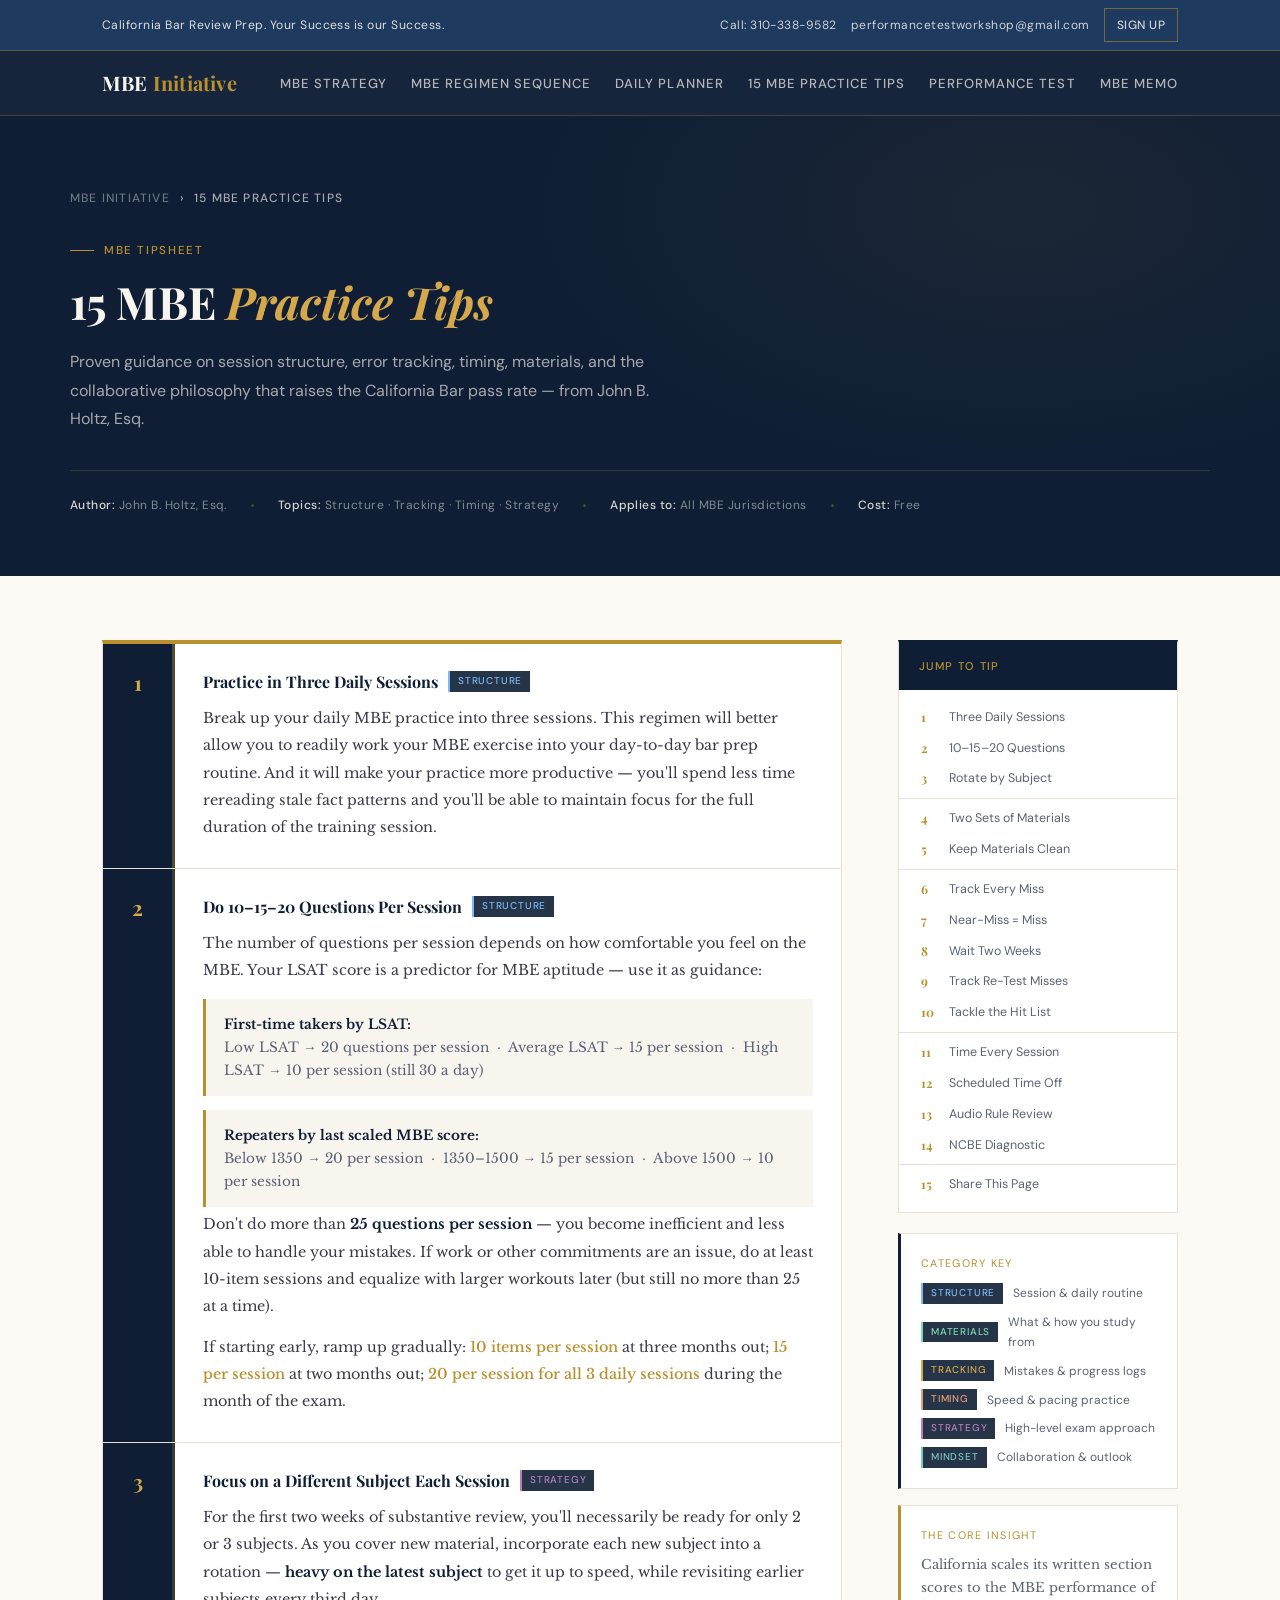
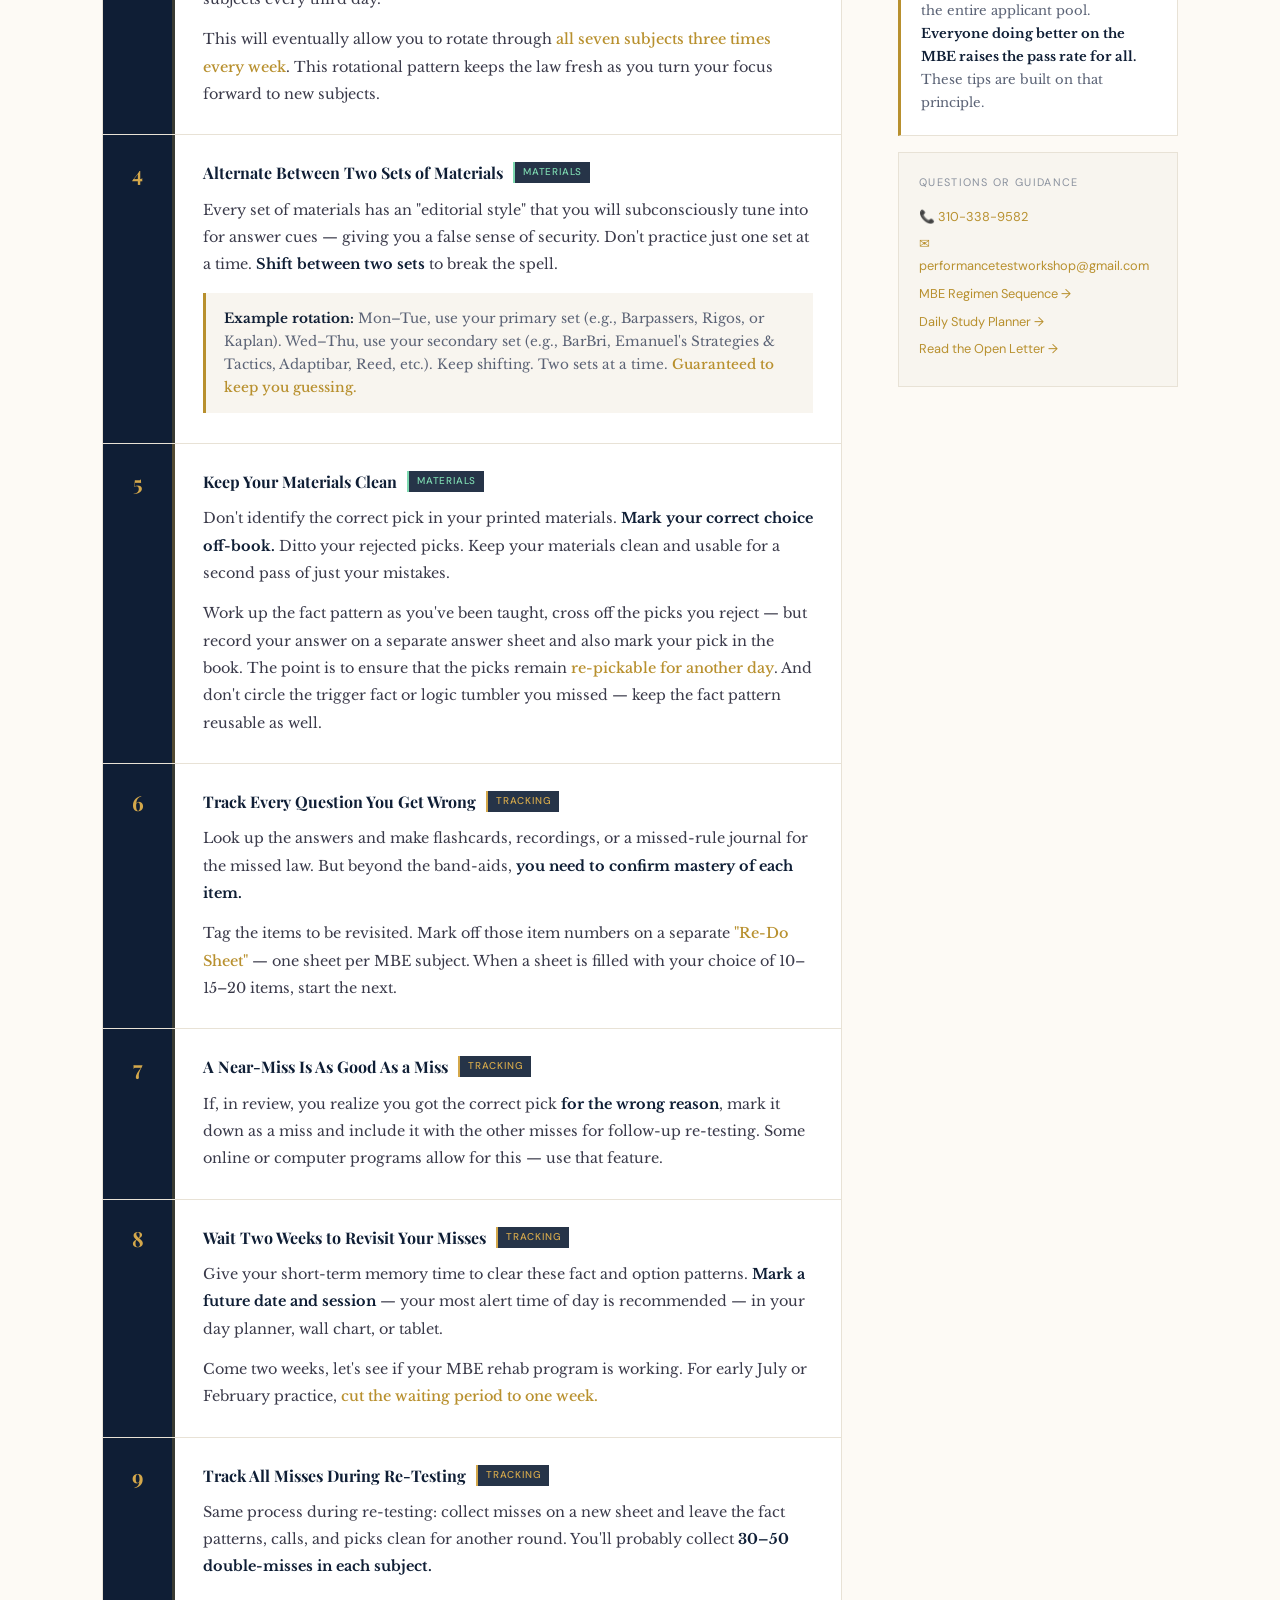
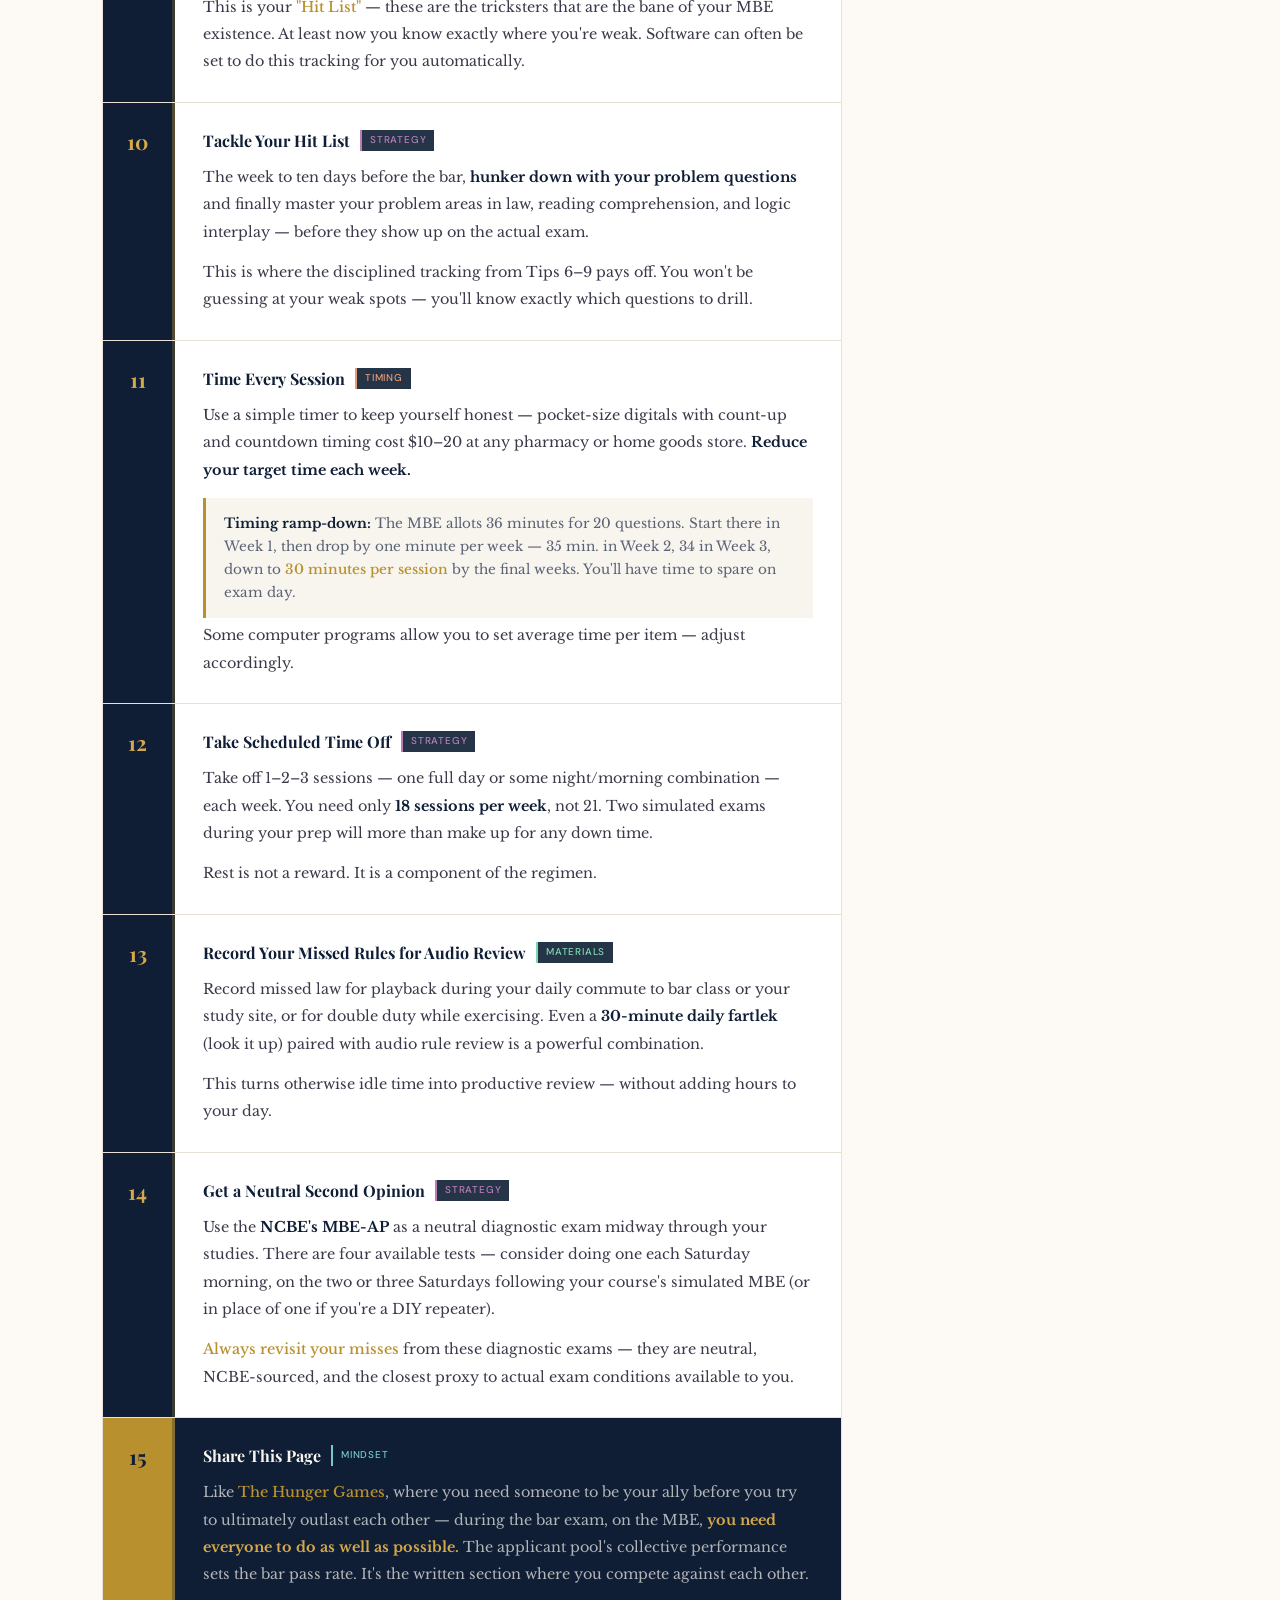
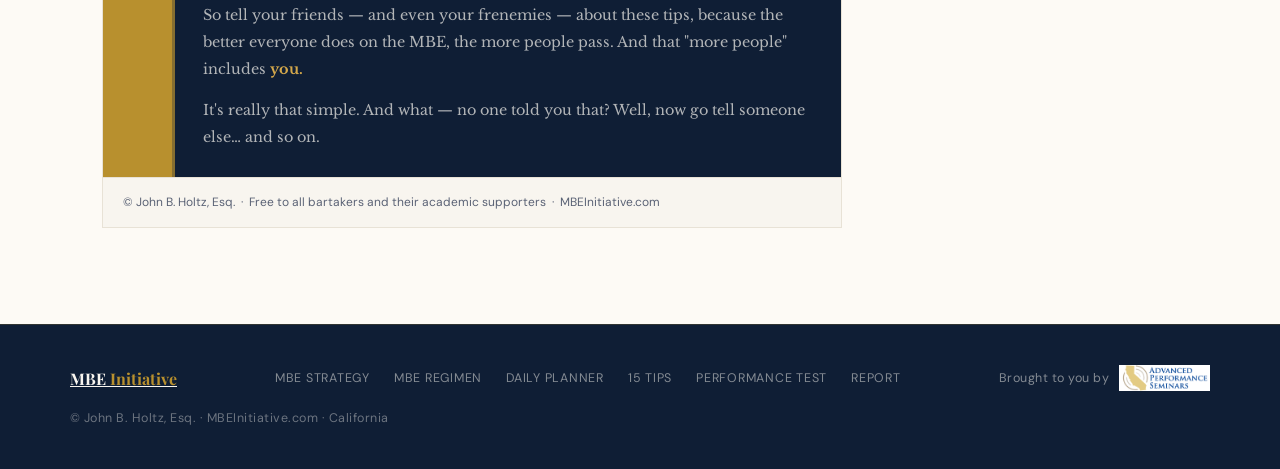
<file: 15-mbe-practice-tips/index.html>
<!DOCTYPE html>
<html lang="en">
<head>
<meta charset="UTF-8"/>
<meta name="viewport" content="width=device-width,initial-scale=1.0"/>
<title>15 MBE Practice Tips | MBE Initiative · John B. Holtz</title>
<meta name="description" content="15 proven MBE practice tips from John B. Holtz — covering session structure, timing, error tracking, and the collaborative philosophy behind raising the California Bar pass rate."/>
<link rel="preconnect" href="https://fonts.googleapis.com"/>
<link rel="preconnect" href="https://fonts.gstatic.com" crossorigin/>
<link href="https://fonts.googleapis.com/css2?family=Playfair+Display:ital,wght@0,400;0,600;0,700;1,400&family=Libre+Baskerville:ital,wght@0,400;0,700;1,400&family=DM+Sans:wght@300;400;500&display=swap" rel="stylesheet"/>
<link rel="stylesheet" href="../css/style.css"/>
<style>
/* ── PAGE HERO ───────────────────────────────────────────────────────────── */
.page-hero{
  background:var(--navy);
  padding:72px 32px 60px;
  position:relative;overflow:hidden;
}
.page-hero::before{
  content:'';position:absolute;inset:0;
  background:radial-gradient(ellipse 60% 90% at 80% 20%,rgba(184,144,46,.07) 0%,transparent 65%);
  pointer-events:none;
}
.page-hero-inner{max-width:1140px;margin:0 auto;position:relative;}
.breadcrumb{
  display:flex;align-items:center;gap:10px;
  font-size:.75rem;font-weight:500;
  letter-spacing:.1em;text-transform:uppercase;
  margin-bottom:32px;
}
.breadcrumb a{color:rgba(248,245,239,.4);text-decoration:none;transition:color .2s;}
.breadcrumb a:hover{color:var(--gold-light)}
.breadcrumb span{color:rgba(248,245,239,.65)}
.breadcrumb-sep{color:rgba(248,245,239,.25)}
.hero-kicker{
  font-size:.72rem;font-weight:500;
  letter-spacing:.14em;text-transform:uppercase;
  color:var(--gold);margin-bottom:16px;
  display:flex;align-items:center;gap:10px;
}
.hero-kicker::before{content:'';display:block;width:24px;height:1px;background:var(--gold);}
.page-hero h1{
  font-family:'Playfair Display',serif;
  font-size:clamp(2rem,3.5vw,3rem);
  font-weight:700;line-height:1.15;
  color:var(--cream);margin-bottom:20px;
}
.page-hero h1 em{font-style:italic;color:var(--gold-light);}
.hero-lead{
  font-size:1rem;line-height:1.8;
  color:rgba(248,245,239,.65);
  max-width:600px;margin-bottom:36px;
}
.hero-meta{
  display:flex;align-items:center;gap:24px;flex-wrap:wrap;
  padding-top:24px;
  border-top:1px solid rgba(184,144,46,.2);
}
.meta-pill{font-size:.75rem;color:rgba(248,245,239,.5);letter-spacing:.04em;}
.meta-pill strong{color:rgba(248,245,239,.85);font-weight:500;}
.meta-dot{width:3px;height:3px;border-radius:50%;background:rgba(184,144,46,.35);}

/* ── LAYOUT ─────────────────────────────────────────────────────────────── */
.content-wrap{
  max-width:1140px;margin:0 auto;
  padding:64px 32px 96px;
  display:grid;
  grid-template-columns:1fr 280px;
  gap:56px;
  align-items:start;
}

/* ── TIPS LIST ───────────────────────────────────────────────────────────── */
.tips-list{
  display:flex;flex-direction:column;gap:0;
}

.tip-card{
  display:grid;
  grid-template-columns:72px 1fr;
  background:#fff;
  border:1px solid var(--card-border);
  border-top:none;
  transition:box-shadow .2s;
  position:relative;
}
.tip-card:first-child{
  border-top:4px solid var(--gold);
}
.tip-card:hover{
  box-shadow:0 4px 24px rgba(15,30,53,.08);
  z-index:1;
}

/* accent color cycles */
.tip-card:nth-child(1)  .tip-num{border-right-color:rgba(184,144,46,.4);}
.tip-card:nth-child(5)  .tip-num{border-right-color:rgba(184,144,46,.4);}
.tip-card:nth-child(10) .tip-num{border-right-color:rgba(184,144,46,.4);}
.tip-card:nth-child(15) .tip-num{background:var(--gold);border-right-color:var(--gold);}
.tip-card:nth-child(15) .tip-num span{color:var(--navy);}

.tip-num{
  background:var(--navy);
  border-right:3px solid rgba(184,144,46,.25);
  display:flex;align-items:flex-start;justify-content:center;
  padding-top:28px;
}
.tip-num span{
  font-family:'Playfair Display',serif;
  font-size:1.3rem;font-weight:700;
  color:var(--gold-light);
  line-height:1;
}

.tip-body{
  padding:24px 28px 26px;
}
.tip-title{
  font-family:'Playfair Display',serif;
  font-size:1rem;font-weight:700;
  color:var(--navy);
  margin-bottom:10px;
  display:flex;align-items:center;gap:10px;
  flex-wrap:wrap;
}
.tip-tag{
  display:inline-block;
  padding:2px 8px;
  font-family:'DM Sans',sans-serif;
  font-size:.62rem;font-weight:500;
  letter-spacing:.08em;text-transform:uppercase;
  background:var(--navy);color:var(--gold);
  border-left:2px solid var(--gold);
  vertical-align:middle;
}
.tip-tag.structure{background:rgba(15,30,53,.9);color:#7eb8f7;border-color:#7eb8f7;}
.tip-tag.materials{background:rgba(15,30,53,.9);color:#7dd9b0;border-color:#7dd9b0;}
.tip-tag.tracking{background:rgba(15,30,53,.9);color:#d4a84b;border-color:#d4a84b;}
.tip-tag.timing{background:rgba(15,30,53,.9);color:#e89d78;border-color:#e89d78;}
.tip-tag.strategy{background:rgba(15,30,53,.9);color:#b87eb8;border-color:#b87eb8;}
.tip-tag.mindset{background:rgba(15,30,53,.9);color:#78c8c8;border-color:#78c8c8;}

.tip-text{
  font-family:'Libre Baskerville',serif;
  font-size:.9rem;line-height:1.9;
  color:#3a3a4a;
}
.tip-text p{margin-bottom:.9em;}
.tip-text p:last-child{margin-bottom:0;}
.tip-text strong{color:var(--navy);}
.tip-text em{color:var(--gold);font-style:normal;font-weight:500;}

/* pull-out highlight box inside a tip */
.tip-highlight{
  margin:14px 0 4px;
  padding:14px 18px;
  background:var(--cream);
  border-left:3px solid var(--gold);
  font-size:.85rem;line-height:1.7;
  color:var(--text-muted);
}
.tip-highlight strong{color:var(--navy);}

/* inline sub-list */
.tip-sublist{
  list-style:none;
  display:flex;flex-direction:column;
  gap:6px;
  margin:10px 0 4px;
}
.tip-sublist li{
  font-size:.85rem;line-height:1.6;
  color:var(--text-muted);
  padding-left:18px;
  position:relative;
}
.tip-sublist li::before{
  content:'';
  position:absolute;left:0;top:9px;
  width:6px;height:6px;border-radius:50%;
  background:var(--gold);
}

/* final tip — share */
.tip-card.tip-final{
  border-top:none;
  background:var(--navy);
}
.tip-card.tip-final .tip-body{}
.tip-card.tip-final .tip-title{color:var(--cream);}
.tip-card.tip-final .tip-text{color:rgba(248,245,239,.7);}
.tip-card.tip-final .tip-text strong{color:var(--gold-light);}

/* attribution strip */
.attrib-strip{
  display:flex;justify-content:space-between;align-items:center;
  flex-wrap:wrap;gap:8px;
  margin-top:0;
  padding:14px 20px;
  border:1px solid var(--card-border);
  border-top:none;
  background:var(--cream);
}
.attrib-strip span{font-size:.75rem;color:var(--text-muted);}

/* ── SIDEBAR ─────────────────────────────────────────────────────────────── */
.sidebar{}

/* sticky TOC */
.toc-card{
  background:#fff;
  border:1px solid var(--card-border);
  border-top:3px solid var(--navy);
  padding:0;
  margin-bottom:20px;
  position:sticky;
  top:84px;
  max-height:calc(100vh - 120px);
  overflow-y:auto;
}
.toc-card-header{
  background:var(--navy);
  padding:14px 20px;
}
.toc-card-title{
  font-size:.7rem;letter-spacing:.12em;text-transform:uppercase;
  color:var(--gold);font-weight:500;
}
.toc-list{list-style:none;padding:12px 0;}
.toc-list li a{
  display:flex;align-items:center;gap:10px;
  padding:7px 20px;
  font-size:.78rem;color:var(--text-muted);
  text-decoration:none;
  transition:all .15s;
  border-left:2px solid transparent;
  line-height:1.35;
}
.toc-list li a:hover{
  color:var(--navy);
  border-left-color:var(--gold);
  background:rgba(184,144,46,.04);
}
.toc-list li a .toc-n{
  font-family:'Playfair Display',serif;
  font-size:.78rem;font-weight:700;
  color:var(--gold);
  flex-shrink:0;width:18px;
}
.toc-divider{height:1px;background:var(--card-border);margin:4px 0;}

.info-card{
  background:#fff;
  border:1px solid var(--card-border);
  border-left:3px solid var(--navy);
  padding:20px;
  margin-bottom:16px;
}
.info-card.gold-accent{border-left-color:var(--gold);}
.info-card-label{
  font-size:.68rem;letter-spacing:.12em;text-transform:uppercase;
  color:var(--gold);margin-bottom:10px;display:block;
}
.info-card-body{
  font-family:'Libre Baskerville',serif;
  font-size:.82rem;line-height:1.75;
  color:var(--text-muted);
}
.info-card-body strong{color:var(--navy);}

.contact-mini{
  background:var(--cream);
  border:1px solid var(--card-border);
  padding:20px;
}
.contact-mini-label{
  font-size:.68rem;letter-spacing:.12em;text-transform:uppercase;
  color:var(--text-light);margin-bottom:14px;display:block;
}
.contact-mini a{
  display:block;font-size:.8rem;color:var(--gold);
  text-decoration:none;margin-bottom:6px;transition:color .2s;
}
.contact-mini a:hover{color:var(--navy)}

/* ── RESPONSIVE ──────────────────────────────────────────────────────────── */
@media(max-width:920px){
  .content-wrap{grid-template-columns:1fr;gap:32px;padding:40px 20px 64px;}
  .page-hero{padding:48px 20px 40px;}
  .toc-card{position:static;max-height:none;overflow:auto;}
}
@media(max-width:560px){
  .tip-card{grid-template-columns:52px 1fr;}
  .tip-num{padding-top:22px;}
  .tip-num span{font-size:1.05rem;}
  .tip-body{padding:18px 18px 20px;}
}
</style>
</head>
<body>

<!-- NAV -->
<div data-global-nav data-base-path=""></div>

<!-- HERO -->
<div class="page-hero">
  <div class="page-hero-inner">
    <div class="breadcrumb">
      <a href="../index.html">MBE Initiative</a>
      <span class="breadcrumb-sep">›</span>
      <span>15 MBE Practice Tips</span>
    </div>
    <div class="hero-kicker">MBE Tipsheet</div>
    <h1>15 MBE <em>Practice Tips</em></h1>
    <p class="hero-lead">Proven guidance on session structure, error tracking, timing, materials, and the collaborative philosophy that raises the California Bar pass rate — from John B. Holtz, Esq.</p>
    <div class="hero-meta">
      <div class="meta-pill"><strong>Author:</strong> John B. Holtz, Esq.</div>
      <div class="meta-dot"></div>
      <div class="meta-pill"><strong>Topics:</strong> Structure · Tracking · Timing · Strategy</div>
      <div class="meta-dot"></div>
      <div class="meta-pill"><strong>Applies to:</strong> All MBE Jurisdictions</div>
      <div class="meta-dot"></div>
      <div class="meta-pill"><strong>Cost:</strong> Free</div>
    </div>
  </div>
</div>

<!-- MAIN -->
<div class="content-wrap">
<div><!-- left column -->

<div class="tips-list">

  <!-- TIP 1 -->
  <div class="tip-card" id="tip-1">
    <div class="tip-num"><span>1</span></div>
    <div class="tip-body">
      <div class="tip-title">Practice in Three Daily Sessions <span class="tip-tag structure">Structure</span></div>
      <div class="tip-text">
        <p>Break up your daily MBE practice into three sessions. This regimen will better allow you to readily work your MBE exercise into your day-to-day bar prep routine. And it will make your practice more productive — you'll spend less time rereading stale fact patterns and you'll be able to maintain focus for the full duration of the training session.</p>
      </div>
    </div>
  </div>

  <!-- TIP 2 -->
  <div class="tip-card" id="tip-2">
    <div class="tip-num"><span>2</span></div>
    <div class="tip-body">
      <div class="tip-title">Do 10–15–20 Questions Per Session <span class="tip-tag structure">Structure</span></div>
      <div class="tip-text">
        <p>The number of questions per session depends on how comfortable you feel on the MBE. Your LSAT score is a predictor for MBE aptitude — use it as guidance:</p>
        <div class="tip-highlight">
          <strong>First-time takers by LSAT:</strong><br>
          Low LSAT → 20 questions per session &nbsp;·&nbsp; Average LSAT → 15 per session &nbsp;·&nbsp; High LSAT → 10 per session (still 30 a day)
        </div>
        <div class="tip-highlight">
          <strong>Repeaters by last scaled MBE score:</strong><br>
          Below 1350 → 20 per session &nbsp;·&nbsp; 1350–1500 → 15 per session &nbsp;·&nbsp; Above 1500 → 10 per session
        </div>
        <p>Don't do more than <strong>25 questions per session</strong> — you become inefficient and less able to handle your mistakes. If work or other commitments are an issue, do at least 10-item sessions and equalize with larger workouts later (but still no more than 25 at a time).</p>
        <p>If starting early, ramp up gradually: <em>10 items per session</em> at three months out; <em>15 per session</em> at two months out; <em>20 per session for all 3 daily sessions</em> during the month of the exam.</p>
      </div>
    </div>
  </div>

  <!-- TIP 3 -->
  <div class="tip-card" id="tip-3">
    <div class="tip-num"><span>3</span></div>
    <div class="tip-body">
      <div class="tip-title">Focus on a Different Subject Each Session <span class="tip-tag strategy">Strategy</span></div>
      <div class="tip-text">
        <p>For the first two weeks of substantive review, you'll necessarily be ready for only 2 or 3 subjects. As you cover new material, incorporate each new subject into a rotation — <strong>heavy on the latest subject</strong> to get it up to speed, while revisiting earlier subjects every third day.</p>
        <p>This will eventually allow you to rotate through <em>all seven subjects three times every week</em>. This rotational pattern keeps the law fresh as you turn your focus forward to new subjects.</p>
      </div>
    </div>
  </div>

  <!-- TIP 4 -->
  <div class="tip-card" id="tip-4">
    <div class="tip-num"><span>4</span></div>
    <div class="tip-body">
      <div class="tip-title">Alternate Between Two Sets of Materials <span class="tip-tag materials">Materials</span></div>
      <div class="tip-text">
        <p>Every set of materials has an "editorial style" that you will subconsciously tune into for answer cues — giving you a false sense of security. Don't practice just one set at a time. <strong>Shift between two sets</strong> to break the spell.</p>
        <div class="tip-highlight">
          <strong>Example rotation:</strong> Mon–Tue, use your primary set (e.g., Barpassers, Rigos, or Kaplan). Wed–Thu, use your secondary set (e.g., BarBri, Emanuel's Strategies &amp; Tactics, Adaptibar, Reed, etc.). Keep shifting. Two sets at a time. <em>Guaranteed to keep you guessing.</em>
        </div>
      </div>
    </div>
  </div>

  <!-- TIP 5 -->
  <div class="tip-card" id="tip-5">
    <div class="tip-num"><span>5</span></div>
    <div class="tip-body">
      <div class="tip-title">Keep Your Materials Clean <span class="tip-tag materials">Materials</span></div>
      <div class="tip-text">
        <p>Don't identify the correct pick in your printed materials. <strong>Mark your correct choice off-book.</strong> Ditto your rejected picks. Keep your materials clean and usable for a second pass of just your mistakes.</p>
        <p>Work up the fact pattern as you've been taught, cross off the picks you reject — but record your answer on a separate answer sheet and also mark your pick in the book. The point is to ensure that the picks remain <em>re-pickable for another day</em>. And don't circle the trigger fact or logic tumbler you missed — keep the fact pattern reusable as well.</p>
      </div>
    </div>
  </div>

  <!-- TIP 6 -->
  <div class="tip-card" id="tip-6">
    <div class="tip-num"><span>6</span></div>
    <div class="tip-body">
      <div class="tip-title">Track Every Question You Get Wrong <span class="tip-tag tracking">Tracking</span></div>
      <div class="tip-text">
        <p>Look up the answers and make flashcards, recordings, or a missed-rule journal for the missed law. But beyond the band-aids, <strong>you need to confirm mastery of each item.</strong></p>
        <p>Tag the items to be revisited. Mark off those item numbers on a separate <em>"Re-Do Sheet"</em> — one sheet per MBE subject. When a sheet is filled with your choice of 10–15–20 items, start the next.</p>
      </div>
    </div>
  </div>

  <!-- TIP 7 -->
  <div class="tip-card" id="tip-7">
    <div class="tip-num"><span>7</span></div>
    <div class="tip-body">
      <div class="tip-title">A Near-Miss Is As Good As a Miss <span class="tip-tag tracking">Tracking</span></div>
      <div class="tip-text">
        <p>If, in review, you realize you got the correct pick <strong>for the wrong reason</strong>, mark it down as a miss and include it with the other misses for follow-up re-testing. Some online or computer programs allow for this — use that feature.</p>
      </div>
    </div>
  </div>

  <!-- TIP 8 -->
  <div class="tip-card" id="tip-8">
    <div class="tip-num"><span>8</span></div>
    <div class="tip-body">
      <div class="tip-title">Wait Two Weeks to Revisit Your Misses <span class="tip-tag tracking">Tracking</span></div>
      <div class="tip-text">
        <p>Give your short-term memory time to clear these fact and option patterns. <strong>Mark a future date and session</strong> — your most alert time of day is recommended — in your day planner, wall chart, or tablet.</p>
        <p>Come two weeks, let's see if your MBE rehab program is working. For early July or February practice, <em>cut the waiting period to one week.</em></p>
      </div>
    </div>
  </div>

  <!-- TIP 9 -->
  <div class="tip-card" id="tip-9">
    <div class="tip-num"><span>9</span></div>
    <div class="tip-body">
      <div class="tip-title">Track All Misses During Re-Testing <span class="tip-tag tracking">Tracking</span></div>
      <div class="tip-text">
        <p>Same process during re-testing: collect misses on a new sheet and leave the fact patterns, calls, and picks clean for another round. You'll probably collect <strong>30–50 double-misses in each subject.</strong></p>
        <p>This is your <em>"Hit List"</em> — these are the tricksters that are the bane of your MBE existence. At least now you know exactly where you're weak. Software can often be set to do this tracking for you automatically.</p>
      </div>
    </div>
  </div>

  <!-- TIP 10 -->
  <div class="tip-card" id="tip-10">
    <div class="tip-num"><span>10</span></div>
    <div class="tip-body">
      <div class="tip-title">Tackle Your Hit List <span class="tip-tag strategy">Strategy</span></div>
      <div class="tip-text">
        <p>The week to ten days before the bar, <strong>hunker down with your problem questions</strong> and finally master your problem areas in law, reading comprehension, and logic interplay — before they show up on the actual exam.</p>
        <p>This is where the disciplined tracking from Tips 6–9 pays off. You won't be guessing at your weak spots — you'll know exactly which questions to drill.</p>
      </div>
    </div>
  </div>

  <!-- TIP 11 -->
  <div class="tip-card" id="tip-11">
    <div class="tip-num"><span>11</span></div>
    <div class="tip-body">
      <div class="tip-title">Time Every Session <span class="tip-tag timing">Timing</span></div>
      <div class="tip-text">
        <p>Use a simple timer to keep yourself honest — pocket-size digitals with count-up and countdown timing cost $10–20 at any pharmacy or home goods store. <strong>Reduce your target time each week.</strong></p>
        <div class="tip-highlight">
          <strong>Timing ramp-down:</strong> The MBE allots 36 minutes for 20 questions. Start there in Week 1, then drop by one minute per week — 35 min. in Week 2, 34 in Week 3, down to <em>30 minutes per session</em> by the final weeks. You'll have time to spare on exam day.
        </div>
        <p>Some computer programs allow you to set average time per item — adjust accordingly.</p>
      </div>
    </div>
  </div>

  <!-- TIP 12 -->
  <div class="tip-card" id="tip-12">
    <div class="tip-num"><span>12</span></div>
    <div class="tip-body">
      <div class="tip-title">Take Scheduled Time Off <span class="tip-tag strategy">Strategy</span></div>
      <div class="tip-text">
        <p>Take off 1–2–3 sessions — one full day or some night/morning combination — each week. You need only <strong>18 sessions per week</strong>, not 21. Two simulated exams during your prep will more than make up for any down time.</p>
        <p>Rest is not a reward. It is a component of the regimen.</p>
      </div>
    </div>
  </div>

  <!-- TIP 13 -->
  <div class="tip-card" id="tip-13">
    <div class="tip-num"><span>13</span></div>
    <div class="tip-body">
      <div class="tip-title">Record Your Missed Rules for Audio Review <span class="tip-tag materials">Materials</span></div>
      <div class="tip-text">
        <p>Record missed law for playback during your daily commute to bar class or your study site, or for double duty while exercising. Even a <strong>30-minute daily fartlek</strong> (look it up) paired with audio rule review is a powerful combination.</p>
        <p>This turns otherwise idle time into productive review — without adding hours to your day.</p>
      </div>
    </div>
  </div>

  <!-- TIP 14 -->
  <div class="tip-card" id="tip-14">
    <div class="tip-num"><span>14</span></div>
    <div class="tip-body">
      <div class="tip-title">Get a Neutral Second Opinion <span class="tip-tag strategy">Strategy</span></div>
      <div class="tip-text">
        <p>Use the <strong>NCBE's MBE-AP</strong> as a neutral diagnostic exam midway through your studies. There are four available tests — consider doing one each Saturday morning, on the two or three Saturdays following your course's simulated MBE (or in place of one if you're a DIY repeater).</p>
        <p><em>Always revisit your misses</em> from these diagnostic exams — they are neutral, NCBE-sourced, and the closest proxy to actual exam conditions available to you.</p>
      </div>
    </div>
  </div>

  <!-- TIP 15 -->
  <div class="tip-card tip-final" id="tip-15">
    <div class="tip-num" style="background:var(--gold);border-right-color:rgba(15,30,53,.3);"><span style="color:var(--navy);">15</span></div>
    <div class="tip-body">
      <div class="tip-title">Share This Page <span class="tip-tag mindset">Mindset</span></div>
      <div class="tip-text">
        <p>Like <em>The Hunger Games</em>, where you need someone to be your ally before you try to ultimately outlast each other — during the bar exam, on the MBE, <strong>you need everyone to do as well as possible.</strong> The applicant pool's collective performance sets the bar pass rate. It's the written section where you compete against each other.</p>
        <p>So tell your friends — and even your frenemies — about these tips, because the better everyone does on the MBE, the more people pass. And that "more people" includes <strong>you.</strong></p>
        <p>It's really that simple. And what — no one told you that? Well, now go tell someone else… and so on.</p>
      </div>
    </div>
  </div>

</div><!-- /.tips-list -->

<div class="attrib-strip">
  <span>© John B. Holtz, Esq. &nbsp;·&nbsp; Free to all bartakers and their academic supporters &nbsp;·&nbsp; MBEInitiative.com</span>
</div>

</div><!-- /left column -->

<!-- ── SIDEBAR ─────────────────────────────────────────────────────────────── -->
<div class="sidebar">

  <!-- TOC -->
  <div class="toc-card">
    <div class="toc-card-header">
      <div class="toc-card-title">Jump to Tip</div>
    </div>
    <ul class="toc-list">
      <li><a href="#tip-1"><span class="toc-n">1</span>Three Daily Sessions</a></li>
      <li><a href="#tip-2"><span class="toc-n">2</span>10–15–20 Questions</a></li>
      <li><a href="#tip-3"><span class="toc-n">3</span>Rotate by Subject</a></li>
      <div class="toc-divider"></div>
      <li><a href="#tip-4"><span class="toc-n">4</span>Two Sets of Materials</a></li>
      <li><a href="#tip-5"><span class="toc-n">5</span>Keep Materials Clean</a></li>
      <div class="toc-divider"></div>
      <li><a href="#tip-6"><span class="toc-n">6</span>Track Every Miss</a></li>
      <li><a href="#tip-7"><span class="toc-n">7</span>Near-Miss = Miss</a></li>
      <li><a href="#tip-8"><span class="toc-n">8</span>Wait Two Weeks</a></li>
      <li><a href="#tip-9"><span class="toc-n">9</span>Track Re-Test Misses</a></li>
      <li><a href="#tip-10"><span class="toc-n">10</span>Tackle the Hit List</a></li>
      <div class="toc-divider"></div>
      <li><a href="#tip-11"><span class="toc-n">11</span>Time Every Session</a></li>
      <li><a href="#tip-12"><span class="toc-n">12</span>Scheduled Time Off</a></li>
      <li><a href="#tip-13"><span class="toc-n">13</span>Audio Rule Review</a></li>
      <li><a href="#tip-14"><span class="toc-n">14</span>NCBE Diagnostic</a></li>
      <div class="toc-divider"></div>
      <li><a href="#tip-15"><span class="toc-n">15</span>Share This Page</a></li>
    </ul>
  </div>

  <!-- CATEGORY KEY -->
  <div class="info-card" style="margin-bottom:16px;">
    <span class="info-card-label">Category Key</span>
    <div style="display:flex;flex-direction:column;gap:8px;margin-top:4px;">
      <div style="display:flex;align-items:center;gap:10px;">
        <span class="tip-tag structure" style="margin:0;">Structure</span>
        <span style="font-size:.75rem;color:var(--text-muted);">Session &amp; daily routine</span>
      </div>
      <div style="display:flex;align-items:center;gap:10px;">
        <span class="tip-tag materials" style="margin:0;">Materials</span>
        <span style="font-size:.75rem;color:var(--text-muted);">What &amp; how you study from</span>
      </div>
      <div style="display:flex;align-items:center;gap:10px;">
        <span class="tip-tag tracking" style="margin:0;">Tracking</span>
        <span style="font-size:.75rem;color:var(--text-muted);">Mistakes &amp; progress logs</span>
      </div>
      <div style="display:flex;align-items:center;gap:10px;">
        <span class="tip-tag timing" style="margin:0;">Timing</span>
        <span style="font-size:.75rem;color:var(--text-muted);">Speed &amp; pacing practice</span>
      </div>
      <div style="display:flex;align-items:center;gap:10px;">
        <span class="tip-tag strategy" style="margin:0;">Strategy</span>
        <span style="font-size:.75rem;color:var(--text-muted);">High-level exam approach</span>
      </div>
      <div style="display:flex;align-items:center;gap:10px;">
        <span class="tip-tag mindset" style="margin:0;">Mindset</span>
        <span style="font-size:.75rem;color:var(--text-muted);">Collaboration &amp; outlook</span>
      </div>
    </div>
  </div>

  <!-- WHY IT MATTERS -->
  <div class="info-card gold-accent" style="margin-bottom:16px;">
    <span class="info-card-label">The Core Insight</span>
    <p class="info-card-body">California scales its written section scores to the MBE performance of the entire applicant pool. <strong>Everyone doing better on the MBE raises the pass rate for all.</strong> These tips are built on that principle.</p>
  </div>

  <!-- CONTACT -->
  <div class="contact-mini">
    <span class="contact-mini-label">Questions or Guidance</span>
    <a href="tel:3103389582">📞 310-338-9582</a>
    <a href="mailto:performancetestworkshop@gmail.com">✉ performancetestworkshop@gmail.com</a>
    <a href="../mbe-regimen-sequence/">MBE Regimen Sequence →</a>
    <a href="../daily-study-planner/">Daily Study Planner →</a>
    <a href="../mbe-memo.html">Read the Open Letter →</a>
  </div>

</div><!-- /sidebar -->
</div><!-- /.content-wrap -->

<!-- FOOTER -->
<footer>
  <div class="footer-inner">
    <a class="footer-brand" href="/">MBE <span>Initiative</span></a>
    <div class="footer-links">
      <a href="../index.html#mbe">MBE Strategy</a>
      <a href="../mbe-regimen-sequence/">MBE Regimen</a>
      <a href="../daily-study-planner/">Daily Planner</a>
      <a href=".">15 Tips</a>
      <a href="../index.html#performance-test">Performance Test</a>
      <a href="/mbeinitiative/report/index.html">Report</a>
    </div>
    <div class="footer-sponsor">
      Brought to you by
      <a href="https://performancetest.net/" target="_blank" rel="noopener noreferrer">
        <img src="/images/performance-test-net-logo.png" alt="Performance Test Network logo">
      </a>
    </div>
    <div class="footer-copy">&copy; John B. Holtz, Esq. &middot; MBEInitiative.com &middot; California</div>
  </div>
</footer>

<script src="../js/global-nav.js"></script>
</body>
</html>
</file>
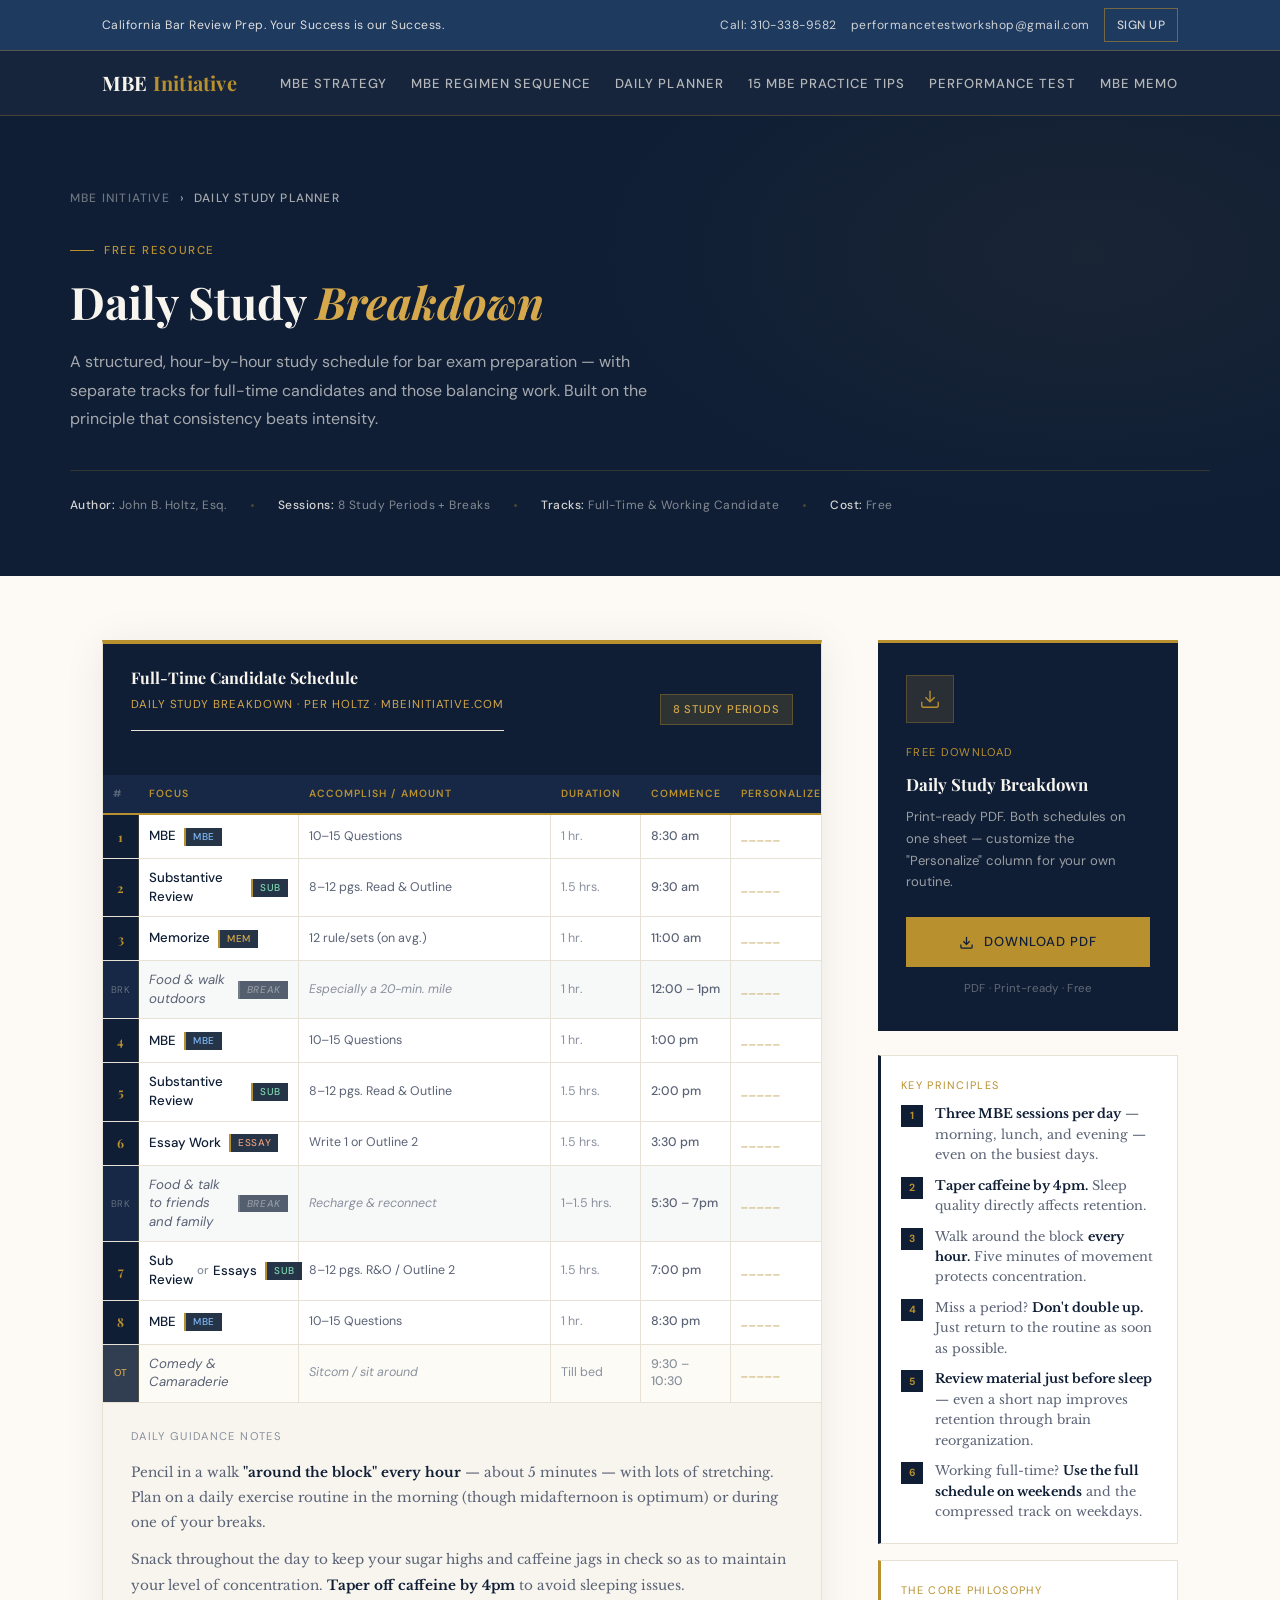
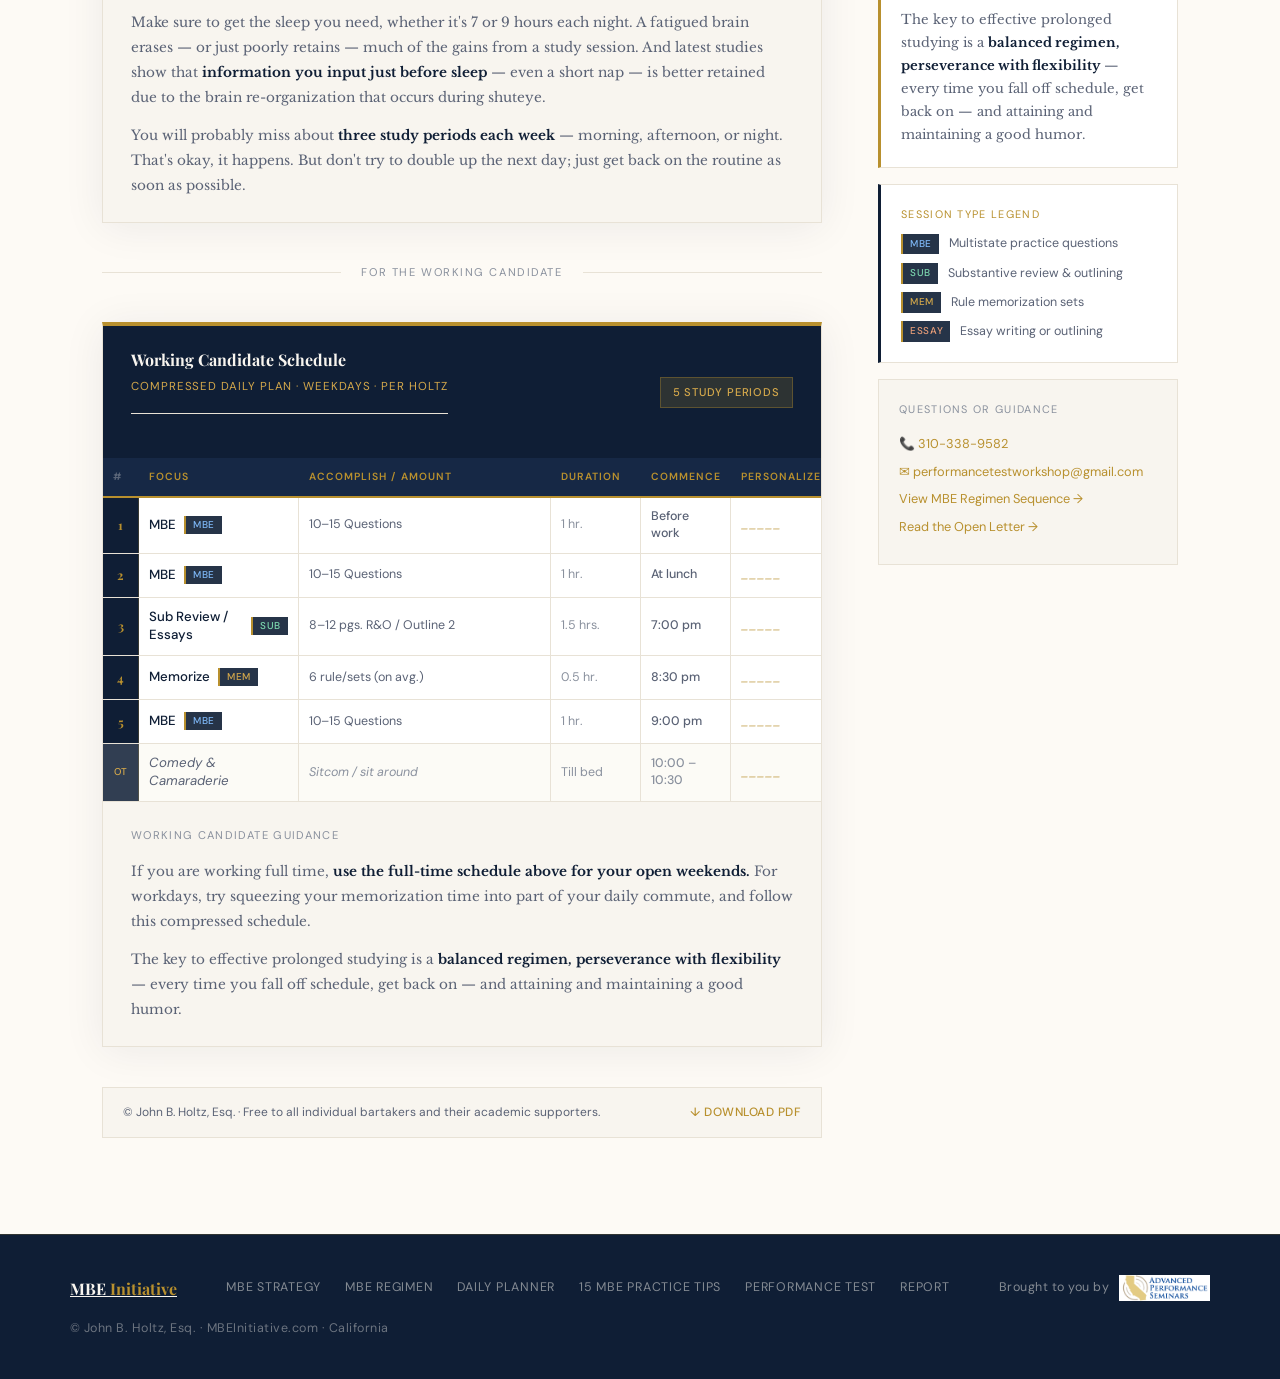
<file: daily-study-breakdown/index.html>
<!DOCTYPE html>
<html lang="en">
<head>
<meta charset="UTF-8"/>
<meta name="viewport" content="width=device-width,initial-scale=1.0"/>
<title>Daily Study Planner | MBE Initiative · John B. Holtz</title>
<meta name="description" content="The Holtz Daily Study Breakdown — a structured hour-by-hour study schedule for California Bar Exam preparation. Full-time and working-candidate versions included. Free download."/>
<link rel="preconnect" href="https://fonts.googleapis.com"/>
<link rel="preconnect" href="https://fonts.gstatic.com" crossorigin/>
<link href="https://fonts.googleapis.com/css2?family=Playfair+Display:ital,wght@0,400;0,600;0,700;1,400&family=Libre+Baskerville:ital,wght@0,400;0,700;1,400&family=DM+Sans:wght@300;400;500&display=swap" rel="stylesheet"/>
<link rel="stylesheet" href="../css/style.css"/>
<style>
/* ── PAGE HERO ───────────────────────────────────────────────────────────── */
.page-hero{
  background:var(--navy);
  padding:72px 32px 60px;
  position:relative;overflow:hidden;
}
.page-hero::before{
  content:'';position:absolute;inset:0;
  background:radial-gradient(ellipse 60% 90% at 85% 30%,rgba(184,144,46,.06) 0%,transparent 65%);
  pointer-events:none;
}
.page-hero-inner{max-width:1140px;margin:0 auto;position:relative;}
.breadcrumb{
  display:flex;align-items:center;gap:10px;
  font-size:.75rem;font-weight:500;
  letter-spacing:.1em;text-transform:uppercase;
  margin-bottom:32px;
}
.breadcrumb a{color:rgba(248,245,239,.4);text-decoration:none;transition:color .2s;}
.breadcrumb a:hover{color:var(--gold-light)}
.breadcrumb span{color:rgba(248,245,239,.65)}
.breadcrumb-sep{color:rgba(248,245,239,.25)}
.hero-kicker{
  font-size:.72rem;font-weight:500;
  letter-spacing:.14em;text-transform:uppercase;
  color:var(--gold);margin-bottom:16px;
  display:flex;align-items:center;gap:10px;
}
.hero-kicker::before{content:'';display:block;width:24px;height:1px;background:var(--gold);}
.page-hero h1{
  font-family:'Playfair Display',serif;
  font-size:clamp(2rem,3.5vw,3rem);
  font-weight:700;line-height:1.15;
  color:var(--cream);margin-bottom:20px;
}
.page-hero h1 em{font-style:italic;color:var(--gold-light);}
.hero-lead{
  font-size:1rem;line-height:1.8;
  color:rgba(248,245,239,.65);
  max-width:580px;margin-bottom:36px;
}
.hero-meta{
  display:flex;align-items:center;gap:24px;flex-wrap:wrap;
  padding-top:24px;
  border-top:1px solid rgba(184,144,46,.2);
}
.meta-pill{font-size:.75rem;color:rgba(248,245,239,.5);letter-spacing:.04em;}
.meta-pill strong{color:rgba(248,245,239,.85);font-weight:500;}
.meta-dot{width:3px;height:3px;border-radius:50%;background:rgba(184,144,46,.35);}

/* ── LAYOUT ─────────────────────────────────────────────────────────────── */
.content-wrap{
  max-width:1140px;margin:0 auto;
  padding:64px 32px 96px;
  display:grid;
  grid-template-columns:1fr 300px;
  gap:56px;
  align-items:start;
}

/* ── SCHEDULE CARD SHARED ────────────────────────────────────────────────── */
.schedule-card{
  background:#fff;
  border:1px solid var(--card-border);
  border-top:4px solid var(--gold);
  box-shadow:0 4px 40px rgba(15,30,53,.07);
  margin-bottom:40px;
}
.schedule-card:last-child{margin-bottom:0;}
.card-header{
  background:var(--navy);
  padding:20px 28px;
  display:flex;justify-content:space-between;align-items:center;gap:16px;
  flex-wrap:wrap;
}
.card-header-text{}
.card-title{
  font-family:'Playfair Display',serif;
  font-size:1rem;font-weight:700;
  color:var(--cream);
}
.card-subtitle{
  font-size:.72rem;letter-spacing:.08em;text-transform:uppercase;
  color:var(--gold-light);margin-top:3px;
}
.card-badge{
  background:rgba(184,144,46,.18);
  border:1px solid rgba(184,144,46,.35);
  padding:5px 12px;
  font-size:.7rem;font-weight:500;
  letter-spacing:.08em;text-transform:uppercase;
  color:var(--gold-light);
  white-space:nowrap;
}

/* ── TABLE CHROME ────────────────────────────────────────────────────────── */
.tbl-head{
  display:grid;
  background:var(--navy-mid);
  border-bottom:2px solid var(--gold);
  padding:0;
}
.tbl-head-full{
  grid-template-columns:36px 160px 1fr 90px 90px 90px;
}
.tbl-head-work{
  grid-template-columns:36px 160px 1fr 90px 90px 90px;
}
.th{
  padding:10px 10px;
  font-size:.65rem;font-weight:600;
  letter-spacing:.1em;text-transform:uppercase;
  color:var(--gold);
}
.th:first-child{color:rgba(248,245,239,.3);}

/* ── TABLE ROWS ──────────────────────────────────────────────────────────── */
.tbl-body{}
.tbl-row{
  display:grid;
  border-bottom:1px solid var(--card-border);
  min-height:44px;
  transition:background .15s;
}
.tbl-row:last-child{border-bottom:none;}
.tbl-row:hover{background:rgba(184,144,46,.03);}
.tbl-row-full{
  grid-template-columns:36px 160px 1fr 90px 90px 90px;
}
.tbl-row-work{
  grid-template-columns:36px 160px 1fr 90px 90px 90px;
}

/* row types */
.row-session{}
.row-break{background:rgba(15,30,53,.03);}
.row-break:hover{background:rgba(15,30,53,.05);}
.row-ot{background:rgba(184,144,46,.04);}
.row-ot:hover{background:rgba(184,144,46,.07);}

.td{
  padding:10px 10px;
  font-size:.82rem;
  color:var(--text-muted);
  display:flex;align-items:center;
  line-height:1.4;
  border-right:1px solid var(--card-border);
}
.td:last-child{border-right:none;}

/* period number */
.td-num{
  justify-content:center;
  font-family:'Playfair Display',serif;
  font-size:.78rem;font-weight:700;
  color:var(--gold);
  background:var(--navy);
  border-right:1px solid rgba(184,144,46,.25) !important;
}
.td-num.break-num{
  color:rgba(248,245,239,.35);
  background:var(--navy-mid);
  font-family:'DM Sans',sans-serif;
  font-size:.6rem;font-weight:400;
  letter-spacing:.06em;
}
.td-num.ot-num{
  color:var(--gold-light);
  background:rgba(15,30,53,.85);
  font-family:'DM Sans',sans-serif;
  font-size:.62rem;font-weight:500;
  letter-spacing:.04em;
}

/* focus label */
.td-focus{
  font-weight:500;
  color:var(--navy);
  font-size:.83rem;
}
.td-focus.break-focus{
  color:var(--text-muted);font-style:italic;font-weight:400;
}
.td-focus.ot-focus{
  color:var(--text-muted);font-style:italic;font-weight:400;
}
/* focus tag */
.focus-tag{
  display:inline-block;
  padding:2px 7px;margin-left:8px;
  font-size:.62rem;font-weight:500;
  letter-spacing:.07em;text-transform:uppercase;
  background:var(--navy);color:var(--gold);
  border-left:2px solid var(--gold);
  vertical-align:middle;
}
.focus-tag.mbe{background:rgba(15,30,53,.9);color:#7eb8f7;}
.focus-tag.sub{background:rgba(15,30,53,.9);color:#7dd9b0;}
.focus-tag.mem{background:rgba(15,30,53,.9);color:#d4a84b;}
.focus-tag.essay{background:rgba(15,30,53,.9);color:#e89d78;}
.focus-tag.break{background:rgba(15,30,53,.7);color:rgba(248,245,239,.4);border-color:rgba(248,245,239,.2);}

/* accomplish */
.td-accomplish{font-size:.78rem;color:var(--text-muted);}

/* time cells */
.td-time,.td-commence,.td-personalize{
  font-size:.78rem;
  color:var(--text-light);
  font-family:'DM Sans',sans-serif;
}
.td-commence{font-weight:500;color:var(--text-muted);}
.td-personalize{color:rgba(184,144,46,.7);font-style:italic;}

/* ── NOTES SECTION ──────────────────────────────────────────────────────── */
.notes-section{
  padding:24px 28px;
  background:var(--cream);
  border-top:1px solid var(--card-border);
}
.notes-label{
  font-size:.7rem;letter-spacing:.12em;text-transform:uppercase;
  color:var(--text-light);margin-bottom:14px;display:block;
}
.notes-body{
  font-family:'Libre Baskerville',serif;
  font-size:.85rem;line-height:1.85;
  color:var(--text-muted);
}
.notes-body p{margin-bottom:.9em;}
.notes-body p:last-child{margin-bottom:0;}
.notes-body strong{color:var(--navy);font-style:normal;}

/* ── DIVIDER BETWEEN CARDS ───────────────────────────────────────────────── */
.section-divider{
  display:flex;align-items:center;gap:16px;
  margin:0 0 40px;
}
.section-divider::before,.section-divider::after{
  content:'';flex:1;height:1px;background:var(--card-border);
}
.section-divider span{
  font-size:.7rem;letter-spacing:.14em;text-transform:uppercase;
  color:var(--text-light);white-space:nowrap;
  padding:0 4px;
}

/* ── SIDEBAR ─────────────────────────────────────────────────────────────── */
.sidebar{}
.download-box{
  background:var(--navy);
  border-top:3px solid var(--gold);
  padding:32px 28px;
  margin-bottom:24px;
}
.dl-icon{
  width:48px;height:48px;
  background:rgba(184,144,46,.15);
  border:1px solid rgba(184,144,46,.3);
  display:flex;align-items:center;justify-content:center;
  margin-bottom:20px;
}
.dl-icon svg{width:22px;height:22px;stroke:var(--gold);fill:none;stroke-width:1.5;}
.dl-label{
  font-size:.7rem;letter-spacing:.12em;text-transform:uppercase;
  color:var(--gold);margin-bottom:8px;display:block;
}
.dl-title{
  font-family:'Playfair Display',serif;
  font-size:1.05rem;font-weight:700;
  color:var(--cream);margin-bottom:8px;
}
.dl-desc{
  font-size:.82rem;line-height:1.65;
  color:rgba(248,245,239,.6);
  margin-bottom:24px;
}
.btn-download{
  display:flex;align-items:center;justify-content:center;gap:10px;
  width:100%;padding:14px 20px;
  background:var(--gold);color:var(--navy);
  font-size:.82rem;font-weight:500;
  letter-spacing:.08em;text-transform:uppercase;
  text-decoration:none;
  transition:background .2s,transform .15s;
}
.btn-download:hover{background:var(--gold-light);transform:translateY(-1px);}
.btn-download svg{width:15px;height:15px;stroke:var(--navy);fill:none;stroke-width:2;}
.dl-note{
  margin-top:12px;
  font-size:.72rem;color:rgba(248,245,239,.35);
  text-align:center;letter-spacing:.02em;
}

.info-card{
  background:#fff;
  border:1px solid var(--card-border);
  border-left:3px solid var(--navy);
  padding:20px 20px;
  margin-bottom:16px;
}
.info-card.gold-accent{border-left-color:var(--gold);}
.info-card-label{
  font-size:.68rem;letter-spacing:.12em;text-transform:uppercase;
  color:var(--gold);margin-bottom:10px;display:block;
}
.info-card-body{
  font-family:'Libre Baskerville',serif;
  font-size:.82rem;line-height:1.75;
  color:var(--text-muted);
}
.info-card-body strong{color:var(--navy);}
.info-card-body em{color:var(--gold);}

.key-rule{
  display:flex;gap:12px;align-items:flex-start;
  margin-bottom:10px;
}
.key-rule:last-child{margin-bottom:0}
.kr-num{
  width:22px;height:22px;flex-shrink:0;
  background:var(--navy);
  display:flex;align-items:center;justify-content:center;
  font-size:.65rem;font-weight:700;
  color:var(--gold);margin-top:1px;
}
.kr-text{
  font-size:.8rem;line-height:1.6;
  color:var(--text-muted);
  font-family:'Libre Baskerville',serif;
}
.kr-text strong{color:var(--navy);}

.contact-mini{
  background:var(--cream);
  border:1px solid var(--card-border);
  padding:20px;margin-top:16px;
}
.contact-mini-label{
  font-size:.68rem;letter-spacing:.12em;text-transform:uppercase;
  color:var(--text-light);margin-bottom:14px;display:block;
}
.contact-mini a{
  display:block;font-size:.8rem;color:var(--gold);
  text-decoration:none;margin-bottom:6px;transition:color .2s;
}
.contact-mini a:hover{color:var(--navy)}

/* copyright strip */
.attrib-strip{
  display:flex;justify-content:space-between;align-items:center;
  flex-wrap:wrap;gap:8px;
  margin-top:16px;
  padding:14px 20px;
  border:1px solid var(--card-border);
  background:var(--cream);
}
.attrib-strip span{font-size:.75rem;color:var(--text-muted);}
.attrib-strip a{
  font-size:.75rem;color:var(--gold);
  text-decoration:none;font-weight:500;
  letter-spacing:.04em;text-transform:uppercase;
}
.attrib-strip a:hover{color:var(--navy)}

/* ── RESPONSIVE ──────────────────────────────────────────────────────────── */
@media(max-width:980px){
  .content-wrap{grid-template-columns:1fr;gap:32px;padding:40px 20px 64px;}
  .page-hero{padding:48px 20px 40px;}
  .tbl-head-full,.tbl-head-work{grid-template-columns:36px 140px 1fr 80px 80px 80px;}
  .tbl-row-full,.tbl-row-work{grid-template-columns:36px 140px 1fr 80px 80px 80px;}
}
@media(max-width:640px){
  .schedule-card{overflow-x:auto;}
  .tbl-head-full,.tbl-head-work{
    grid-template-columns:30px 120px 1fr 70px 70px 0px;
    min-width:480px;
  }
  .tbl-row-full,.tbl-row-work{
    grid-template-columns:30px 120px 1fr 70px 70px 0px;
    min-width:480px;
  }
  .td-personalize{display:none;}
  .th:last-child{display:none;}
}
</style>
</head>
<body>

<!-- NAV -->
<div data-global-nav data-base-path=""></div>

<!-- HERO -->
<div class="page-hero">
  <div class="page-hero-inner">
    <div class="breadcrumb">
      <a href="../index.html">MBE Initiative</a>
      <span class="breadcrumb-sep">›</span>
      <span>Daily Study Planner</span>
    </div>
    <div class="hero-kicker">Free Resource</div>
    <h1>Daily Study <em>Breakdown</em></h1>
    <p class="hero-lead">A structured, hour-by-hour study schedule for bar exam preparation — with separate tracks for full-time candidates and those balancing work. Built on the principle that consistency beats intensity.</p>
    <div class="hero-meta">
      <div class="meta-pill"><strong>Author:</strong> John B. Holtz, Esq.</div>
      <div class="meta-dot"></div>
      <div class="meta-pill"><strong>Sessions:</strong> 8 Study Periods + Breaks</div>
      <div class="meta-dot"></div>
      <div class="meta-pill"><strong>Tracks:</strong> Full-Time &amp; Working Candidate</div>
      <div class="meta-dot"></div>
      <div class="meta-pill"><strong>Cost:</strong> Free</div>
    </div>
  </div>
</div>

<!-- MAIN -->
<div class="content-wrap">
<div><!-- left column -->

  <!-- ── FULL-TIME SCHEDULE ───────────────────────────────────────────────── -->
  <div class="schedule-card">
    <div class="card-header">
      <div class="card-header-text">
        <div class="card-title">Full-Time Candidate Schedule</div>
        <div class="card-subtitle">Daily Study Breakdown · per Holtz · MBEInitiative.com</div>
      </div>
      <div class="card-badge">8 Study Periods</div>
    </div>

    <!-- Column Headers -->
    <div class="tbl-head tbl-head-full">
      <div class="th">#</div>
      <div class="th">Focus</div>
      <div class="th">Accomplish / Amount</div>
      <div class="th">Duration</div>
      <div class="th">Commence</div>
      <div class="th">Personalize</div>
    </div>

    <div class="tbl-body">

      <!-- Period 1 -->
      <div class="tbl-row tbl-row-full row-session">
        <div class="td td-num">1</div>
        <div class="td td-focus">MBE <span class="focus-tag mbe">MBE</span></div>
        <div class="td td-accomplish">10–15 Questions</div>
        <div class="td td-time">1 hr.</div>
        <div class="td td-commence">8:30 am</div>
        <div class="td td-personalize">_____</div>
      </div>

      <!-- Period 2 -->
      <div class="tbl-row tbl-row-full row-session">
        <div class="td td-num">2</div>
        <div class="td td-focus">Substantive Review <span class="focus-tag sub">Sub</span></div>
        <div class="td td-accomplish">8–12 pgs. Read &amp; Outline</div>
        <div class="td td-time">1.5 hrs.</div>
        <div class="td td-commence">9:30 am</div>
        <div class="td td-personalize">_____</div>
      </div>

      <!-- Period 3 -->
      <div class="tbl-row tbl-row-full row-session">
        <div class="td td-num">3</div>
        <div class="td td-focus">Memorize <span class="focus-tag mem">Mem</span></div>
        <div class="td td-accomplish">12 rule/sets (on avg.)</div>
        <div class="td td-time">1 hr.</div>
        <div class="td td-commence">11:00 am</div>
        <div class="td td-personalize">_____</div>
      </div>

      <!-- Break 1 -->
      <div class="tbl-row tbl-row-full row-break">
        <div class="td td-num break-num">BRK</div>
        <div class="td td-focus break-focus">Food &amp; walk outdoors <span class="focus-tag break">Break</span></div>
        <div class="td td-accomplish" style="font-style:italic;color:var(--text-light);">Especially a 20-min. mile</div>
        <div class="td td-time">1 hr.</div>
        <div class="td td-commence">12:00 – 1pm</div>
        <div class="td td-personalize">_____</div>
      </div>

      <!-- Period 4 -->
      <div class="tbl-row tbl-row-full row-session">
        <div class="td td-num">4</div>
        <div class="td td-focus">MBE <span class="focus-tag mbe">MBE</span></div>
        <div class="td td-accomplish">10–15 Questions</div>
        <div class="td td-time">1 hr.</div>
        <div class="td td-commence">1:00 pm</div>
        <div class="td td-personalize">_____</div>
      </div>

      <!-- Period 5 -->
      <div class="tbl-row tbl-row-full row-session">
        <div class="td td-num">5</div>
        <div class="td td-focus">Substantive Review <span class="focus-tag sub">Sub</span></div>
        <div class="td td-accomplish">8–12 pgs. Read &amp; Outline</div>
        <div class="td td-time">1.5 hrs.</div>
        <div class="td td-commence">2:00 pm</div>
        <div class="td td-personalize">_____</div>
      </div>

      <!-- Period 6 -->
      <div class="tbl-row tbl-row-full row-session">
        <div class="td td-num">6</div>
        <div class="td td-focus">Essay Work <span class="focus-tag essay">Essay</span></div>
        <div class="td td-accomplish">Write 1 or Outline 2</div>
        <div class="td td-time">1.5 hrs.</div>
        <div class="td td-commence">3:30 pm</div>
        <div class="td td-personalize">_____</div>
      </div>

      <!-- Break 2 -->
      <div class="tbl-row tbl-row-full row-break">
        <div class="td td-num break-num">BRK</div>
        <div class="td td-focus break-focus">Food &amp; talk to friends and family <span class="focus-tag break">Break</span></div>
        <div class="td td-accomplish" style="font-style:italic;color:var(--text-light);">Recharge &amp; reconnect</div>
        <div class="td td-time">1–1.5 hrs.</div>
        <div class="td td-commence">5:30 – 7pm</div>
        <div class="td td-personalize">_____</div>
      </div>

      <!-- Period 7 -->
      <div class="tbl-row tbl-row-full row-session">
        <div class="td td-num">7</div>
        <div class="td td-focus">Sub Review <em style="font-size:.72rem;color:var(--text-light);font-style:normal;margin:0 4px;">or</em> Essays <span class="focus-tag sub">Sub</span></div>
        <div class="td td-accomplish">8–12 pgs. R&amp;O / Outline 2</div>
        <div class="td td-time">1.5 hrs.</div>
        <div class="td td-commence">7:00 pm</div>
        <div class="td td-personalize">_____</div>
      </div>

      <!-- Period 8 -->
      <div class="tbl-row tbl-row-full row-session">
        <div class="td td-num">8</div>
        <div class="td td-focus">MBE <span class="focus-tag mbe">MBE</span></div>
        <div class="td td-accomplish">10–15 Questions</div>
        <div class="td td-time">1 hr.</div>
        <div class="td td-commence">8:30 pm</div>
        <div class="td td-personalize">_____</div>
      </div>

      <!-- OT -->
      <div class="tbl-row tbl-row-full row-ot">
        <div class="td td-num ot-num">OT</div>
        <div class="td td-focus ot-focus">Comedy &amp; Camaraderie</div>
        <div class="td td-accomplish" style="font-style:italic;color:var(--text-light);">Sitcom / sit around</div>
        <div class="td td-time" style="color:var(--text-light);">Till bed</div>
        <div class="td td-commence" style="color:var(--text-light);">9:30 – 10:30</div>
        <div class="td td-personalize">_____</div>
      </div>

    </div><!-- /tbl-body -->

    <!-- Notes -->
    <div class="notes-section">
      <span class="notes-label">Daily Guidance Notes</span>
      <div class="notes-body">
        <p>Pencil in a walk <strong>"around the block" every hour</strong> — about 5 minutes — with lots of stretching. Plan on a daily exercise routine in the morning (though midafternoon is optimum) or during one of your breaks.</p>
        <p>Snack throughout the day to keep your sugar highs and caffeine jags in check so as to maintain your level of concentration. <strong>Taper off caffeine by 4pm</strong> to avoid sleeping issues.</p>
        <p>Make sure to get the sleep you need, whether it's 7 or 9 hours each night. A fatigued brain erases — or just poorly retains — much of the gains from a study session. And latest studies show that <strong>information you input just before sleep</strong> — even a short nap — is better retained due to the brain re-organization that occurs during shuteye.</p>
        <p>You will probably miss about <strong>three study periods each week</strong> — morning, afternoon, or night. That's okay, it happens. But don't try to double up the next day; just get back on the routine as soon as possible.</p>
      </div>
    </div>

  </div><!-- /.schedule-card -->

  <!-- ── WORKING CANDIDATE ─────────────────────────────────────────────────── -->
  <div class="section-divider">
    <span>For the Working Candidate</span>
  </div>

  <div class="schedule-card">
    <div class="card-header">
      <div class="card-header-text">
        <div class="card-title">Working Candidate Schedule</div>
        <div class="card-subtitle">Compressed Daily Plan · Weekdays · per Holtz</div>
      </div>
      <div class="card-badge">5 Study Periods</div>
    </div>

    <!-- Column Headers -->
    <div class="tbl-head tbl-head-work">
      <div class="th">#</div>
      <div class="th">Focus</div>
      <div class="th">Accomplish / Amount</div>
      <div class="th">Duration</div>
      <div class="th">Commence</div>
      <div class="th">Personalize</div>
    </div>

    <div class="tbl-body">

      <div class="tbl-row tbl-row-work row-session">
        <div class="td td-num">1</div>
        <div class="td td-focus">MBE <span class="focus-tag mbe">MBE</span></div>
        <div class="td td-accomplish">10–15 Questions</div>
        <div class="td td-time">1 hr.</div>
        <div class="td td-commence">Before work</div>
        <div class="td td-personalize">_____</div>
      </div>

      <div class="tbl-row tbl-row-work row-session">
        <div class="td td-num">2</div>
        <div class="td td-focus">MBE <span class="focus-tag mbe">MBE</span></div>
        <div class="td td-accomplish">10–15 Questions</div>
        <div class="td td-time">1 hr.</div>
        <div class="td td-commence">At lunch</div>
        <div class="td td-personalize">_____</div>
      </div>

      <div class="tbl-row tbl-row-work row-session">
        <div class="td td-num">3</div>
        <div class="td td-focus">Sub Review / Essays <span class="focus-tag sub">Sub</span></div>
        <div class="td td-accomplish">8–12 pgs. R&amp;O / Outline 2</div>
        <div class="td td-time">1.5 hrs.</div>
        <div class="td td-commence">7:00 pm</div>
        <div class="td td-personalize">_____</div>
      </div>

      <div class="tbl-row tbl-row-work row-session">
        <div class="td td-num">4</div>
        <div class="td td-focus">Memorize <span class="focus-tag mem">Mem</span></div>
        <div class="td td-accomplish">6 rule/sets (on avg.)</div>
        <div class="td td-time">0.5 hr.</div>
        <div class="td td-commence">8:30 pm</div>
        <div class="td td-personalize">_____</div>
      </div>

      <div class="tbl-row tbl-row-work row-session">
        <div class="td td-num">5</div>
        <div class="td td-focus">MBE <span class="focus-tag mbe">MBE</span></div>
        <div class="td td-accomplish">10–15 Questions</div>
        <div class="td td-time">1 hr.</div>
        <div class="td td-commence">9:00 pm</div>
        <div class="td td-personalize">_____</div>
      </div>

      <div class="tbl-row tbl-row-work row-ot">
        <div class="td td-num ot-num">OT</div>
        <div class="td td-focus ot-focus">Comedy &amp; Camaraderie</div>
        <div class="td td-accomplish" style="font-style:italic;color:var(--text-light);">Sitcom / sit around</div>
        <div class="td td-time" style="color:var(--text-light);">Till bed</div>
        <div class="td td-commence" style="color:var(--text-light);">10:00 – 10:30</div>
        <div class="td td-personalize">_____</div>
      </div>

    </div><!-- /tbl-body -->

    <div class="notes-section">
      <span class="notes-label">Working Candidate Guidance</span>
      <div class="notes-body">
        <p>If you are working full time, <strong>use the full-time schedule above for your open weekends.</strong> For workdays, try squeezing your memorization time into part of your daily commute, and follow this compressed schedule.</p>
        <p>The key to effective prolonged studying is a <strong>balanced regimen, perseverance with flexibility</strong> — every time you fall off schedule, get back on — and attaining and maintaining a good humor.</p>
      </div>
    </div>

  </div><!-- /.schedule-card -->

  <!-- Attribution -->
  <div class="attrib-strip">
    <span>© John B. Holtz, Esq. · Free to all individual bartakers and their academic supporters.</span>
    <a href="daily-study-breakdown.pdf" download>↓ Download PDF</a>
  </div>

</div><!-- /left column -->

<!-- ── SIDEBAR ─────────────────────────────────────────────────────────────── -->
<div class="sidebar">

  <!-- DOWNLOAD BOX -->
  <div class="download-box">
    <div class="dl-icon">
      <svg viewBox="0 0 24 24" xmlns="http://www.w3.org/2000/svg">
        <path d="M21 15v4a2 2 0 0 1-2 2H5a2 2 0 0 1-2-2v-4"/>
        <polyline points="7 10 12 15 17 10"/>
        <line x1="12" y1="15" x2="12" y2="3"/>
      </svg>
    </div>
    <span class="dl-label">Free Download</span>
    <div class="dl-title">Daily Study Breakdown</div>
    <p class="dl-desc">Print-ready PDF. Both schedules on one sheet — customize the "Personalize" column for your own routine.</p>
    <a class="btn-download" href="daily-study-breakdown.pdf" download>
      <svg viewBox="0 0 24 24" xmlns="http://www.w3.org/2000/svg">
        <path d="M21 15v4a2 2 0 0 1-2 2H5a2 2 0 0 1-2-2v-4"/>
        <polyline points="7 10 12 15 17 10"/>
        <line x1="12" y1="15" x2="12" y2="3"/>
      </svg>
      Download PDF
    </a>
    <div class="dl-note">PDF · Print-ready · Free</div>
  </div>

  <!-- KEY PRINCIPLES -->
  <div class="info-card">
    <span class="info-card-label">Key Principles</span>
    <div>
      <div class="key-rule">
        <div class="kr-num">1</div>
        <div class="kr-text"><strong>Three MBE sessions per day</strong> — morning, lunch, and evening — even on the busiest days.</div>
      </div>
      <div class="key-rule">
        <div class="kr-num">2</div>
        <div class="kr-text"><strong>Taper caffeine by 4pm.</strong> Sleep quality directly affects retention.</div>
      </div>
      <div class="key-rule">
        <div class="kr-num">3</div>
        <div class="kr-text">Walk around the block <strong>every hour.</strong> Five minutes of movement protects concentration.</div>
      </div>
      <div class="key-rule">
        <div class="kr-num">4</div>
        <div class="kr-text">Miss a period? <strong>Don't double up.</strong> Just return to the routine as soon as possible.</div>
      </div>
      <div class="key-rule">
        <div class="kr-num">5</div>
        <div class="kr-text"><strong>Review material just before sleep</strong> — even a short nap improves retention through brain reorganization.</div>
      </div>
      <div class="key-rule">
        <div class="kr-num">6</div>
        <div class="kr-text">Working full-time? <strong>Use the full schedule on weekends</strong> and the compressed track on weekdays.</div>
      </div>
    </div>
  </div>

  <!-- WHY IT MATTERS -->
  <div class="info-card gold-accent">
    <span class="info-card-label">The Core Philosophy</span>
    <p class="info-card-body">The key to effective prolonged studying is a <strong>balanced regimen, perseverance with flexibility</strong> — every time you fall off schedule, get back on — and attaining and maintaining a good humor.</p>
  </div>

  <!-- LEGEND -->
  <div class="info-card">
    <span class="info-card-label">Session Type Legend</span>
    <div style="display:flex;flex-direction:column;gap:8px;margin-top:4px;">
      <div style="display:flex;align-items:center;gap:10px;">
        <span class="focus-tag mbe" style="margin:0;">MBE</span>
        <span style="font-size:.78rem;color:var(--text-muted);">Multistate practice questions</span>
      </div>
      <div style="display:flex;align-items:center;gap:10px;">
        <span class="focus-tag sub" style="margin:0;">Sub</span>
        <span style="font-size:.78rem;color:var(--text-muted);">Substantive review &amp; outlining</span>
      </div>
      <div style="display:flex;align-items:center;gap:10px;">
        <span class="focus-tag mem" style="margin:0;">Mem</span>
        <span style="font-size:.78rem;color:var(--text-muted);">Rule memorization sets</span>
      </div>
      <div style="display:flex;align-items:center;gap:10px;">
        <span class="focus-tag essay" style="margin:0;">Essay</span>
        <span style="font-size:.78rem;color:var(--text-muted);">Essay writing or outlining</span>
      </div>
    </div>
  </div>

  <!-- CONTACT -->
  <div class="contact-mini">
    <span class="contact-mini-label">Questions or Guidance</span>
    <a href="tel:3103389582">📞 310-338-9582</a>
    <a href="mailto:performancetestworkshop@gmail.com">✉ performancetestworkshop@gmail.com</a>
    <a href="../mbe-regimen-sequence/">View MBE Regimen Sequence →</a>
    <a href="../mbe-memo.html">Read the Open Letter →</a>
  </div>

</div><!-- /sidebar -->
</div><!-- /.content-wrap -->

<!-- FOOTER -->
<footer>
  <div class="footer-inner">
    <a class="footer-brand" href="/">MBE <span>Initiative</span></a>
    <div class="footer-links">
      <a href="../index.html#mbe">MBE Strategy</a>
      <a href="../mbe-regimen-sequence/">MBE Regimen</a>
      <a href="../daily-study-breakdown/index.html">Daily Planner</a>
      <a href="../15-mbe-practice-tips/index.html">15 MBE Practice Tips</a>
      <a href="../index.html#performance-test">Performance Test</a>
      <a href="/mbeinitiative/report/index.html">Report</a>
    </div>
    <div class="footer-sponsor">
      Brought to you by
      <a href="https://performancetest.net/" target="_blank" rel="noopener noreferrer">
        <img src="/images/performance-test-net-logo.png" alt="Performance Test Network logo">
      </a>
    </div>
    <div class="footer-copy">&copy; John B. Holtz, Esq. &middot; MBEInitiative.com &middot; California</div>
  </div>
</footer>

<script src="../js/global-nav.js"></script>
</body>
</html>
</file>
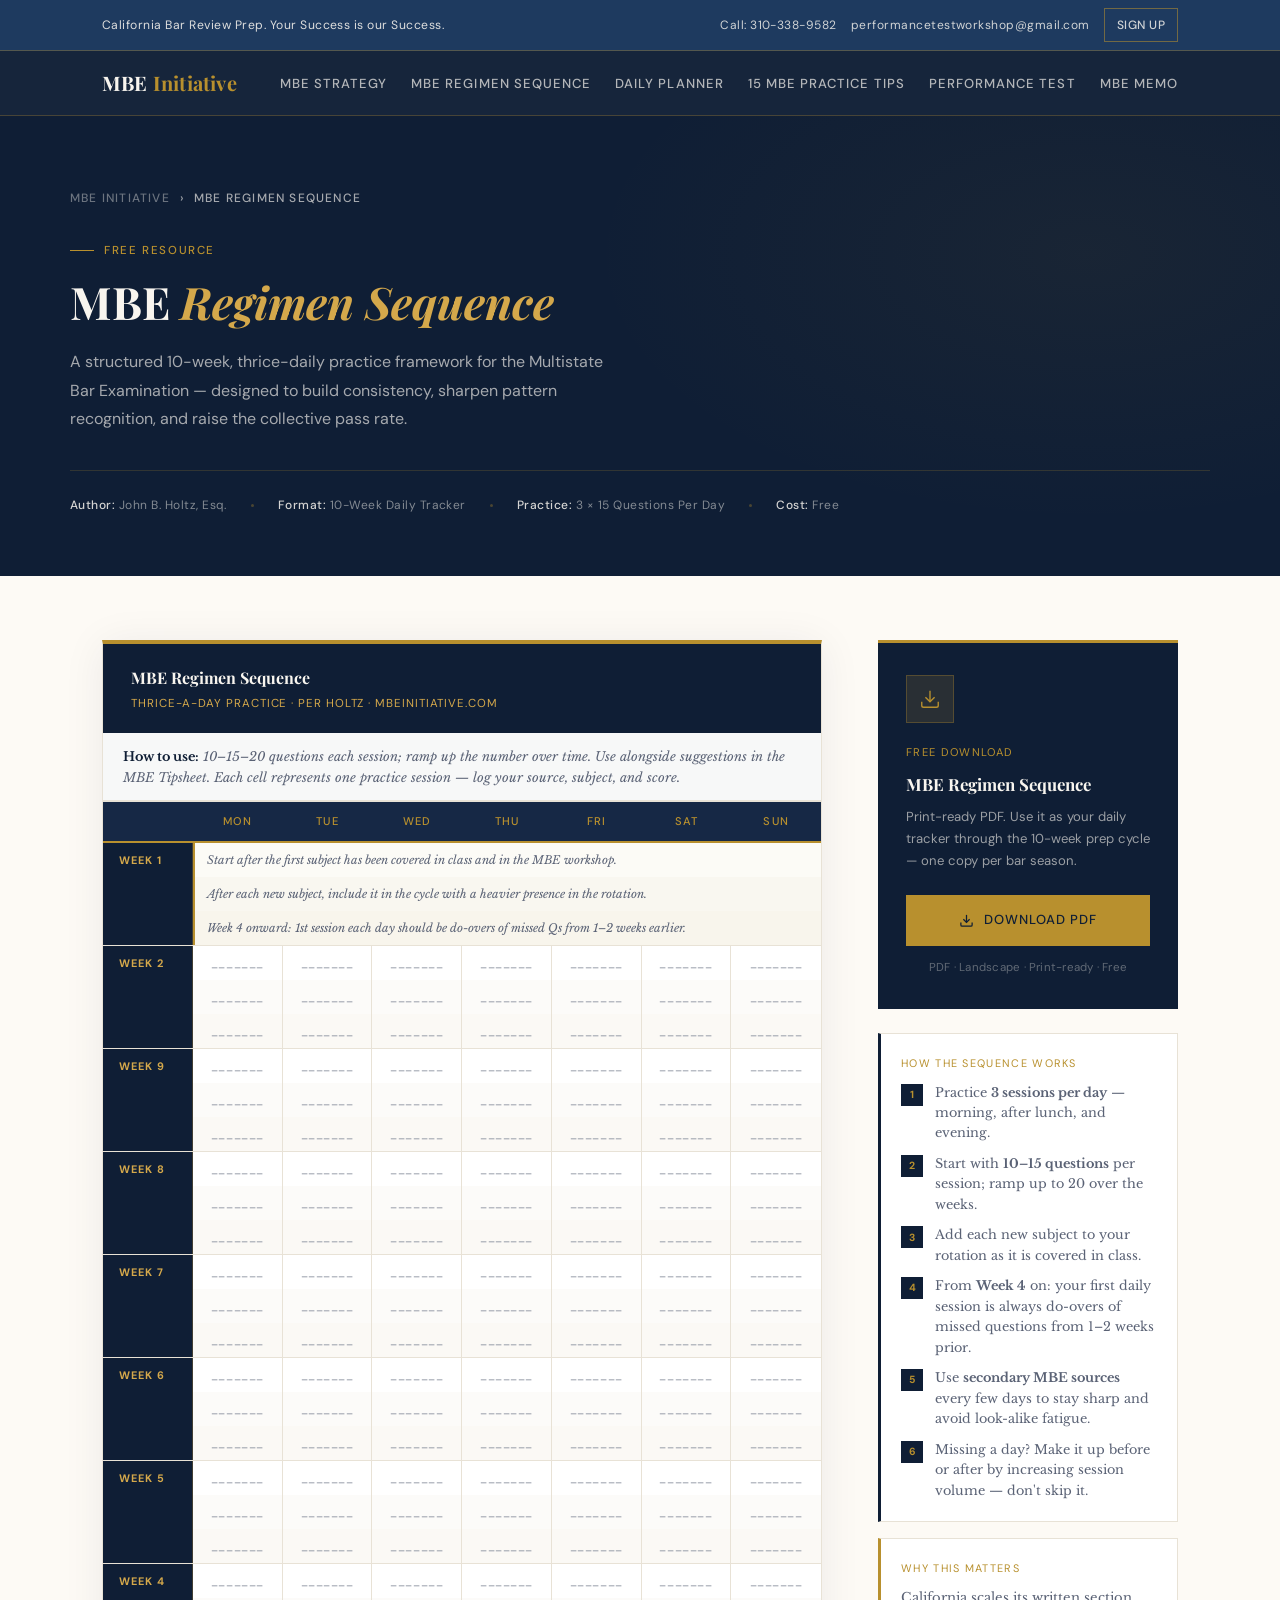
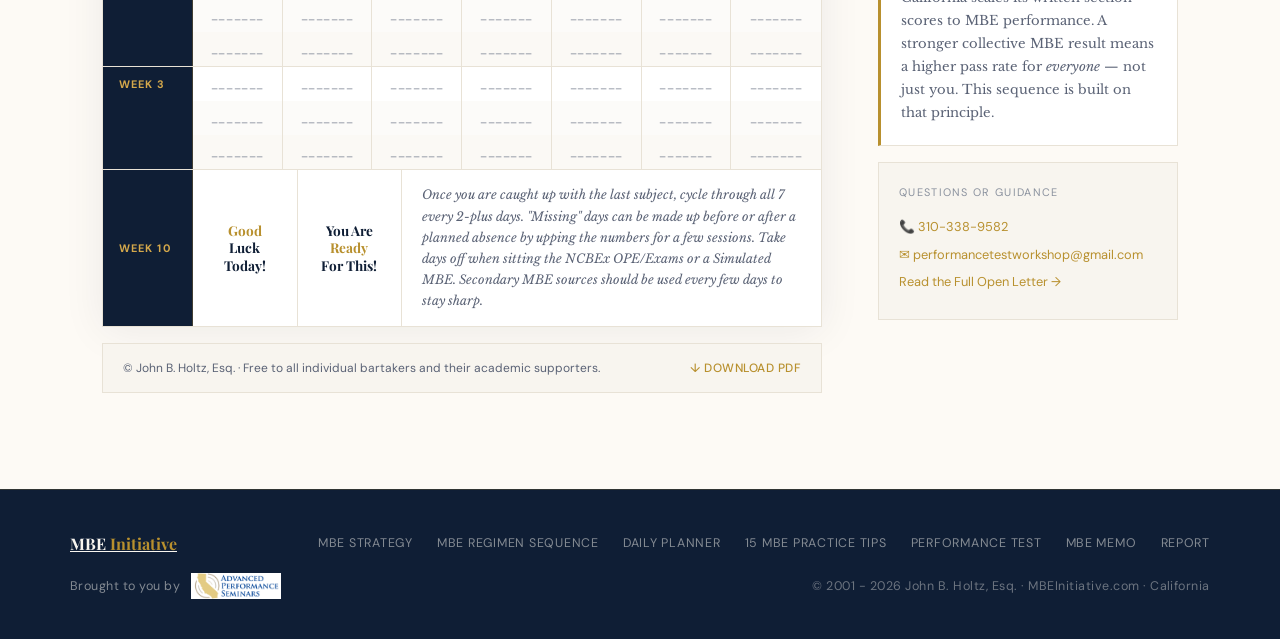
<file: mbe-regimen-sequence/index.html>
<!DOCTYPE html>
<html lang="en">
<head>
<meta charset="UTF-8"/>
<meta name="viewport" content="width=device-width,initial-scale=1.0"/>
<title>MBE Regimen Sequence | MBE Initiative · John B. Holtz</title>
<meta name="description" content="The MBE Regimen Sequence by John B. Holtz — a thrice-daily, 10-week MBE practice framework for California Bar Exam applicants. Free to download."/>
<link rel="preconnect" href="https://fonts.googleapis.com"/>
<link rel="preconnect" href="https://fonts.gstatic.com" crossorigin/>
<link href="https://fonts.googleapis.com/css2?family=Playfair+Display:ital,wght@0,400;0,600;0,700;1,400&family=Libre+Baskerville:ital,wght@0,400;0,700;1,400&family=DM+Sans:wght@300;400;500&display=swap" rel="stylesheet"/>
<link rel="stylesheet" href="../css/style.css"/>

</head>
<body>

<!-- NAV -->
<div data-global-nav data-base-path=""></div>

<!-- PAGE HERO -->
<div class="page-hero">
  <div class="page-hero-inner">
    <div class="breadcrumb">
      <a href="index.html">MBE Initiative</a>
      <span class="breadcrumb-sep">›</span>
      <span>MBE Regimen Sequence</span>
    </div>
    <div class="hero-kicker">Free Resource</div>
    <h1>MBE <em>Regimen Sequence</em></h1>
    <p class="hero-lead">A structured 10-week, thrice-daily practice framework for the Multistate Bar Examination — designed to build consistency, sharpen pattern recognition, and raise the collective pass rate.</p>
    <div class="hero-meta">
      <div class="meta-pill"><strong>Author:</strong> John B. Holtz, Esq.</div>
      <div class="meta-dot"></div>
      <div class="meta-pill"><strong>Format:</strong> 10-Week Daily Tracker</div>
      <div class="meta-dot"></div>
      <div class="meta-pill"><strong>Practice:</strong> 3 × 15 Questions Per Day</div>
      <div class="meta-dot"></div>
      <div class="meta-pill"><strong>Cost:</strong> Free</div>
    </div>
  </div>
</div>

<!-- MAIN CONTENT -->
<div class="content-wrap">

  <!-- SCHEDULE TABLE -->
  <div>
    <div class="schedule-card">

      <div class="schedule-card-header">
        <div>
          <div class="sch-title">MBE Regimen Sequence</div>
          <div class="sch-subtitle">Thrice-a-Day Practice · per Holtz · MBEInitiative.com</div>
        </div>
      </div>

      <!-- Instructions row above the grid -->
      <div style="padding:14px 20px 12px;background:rgba(15,30,53,0.03);border-bottom:2px solid var(--card-border);">
        <p style="font-family:'Libre Baskerville',serif;font-size:0.8rem;font-style:italic;color:var(--text-muted);line-height:1.6;margin:0;">
          <strong style="font-style:normal;color:var(--navy);">How to use:</strong>
          10–15–20 questions each session; ramp up the number over time.
          Use alongside suggestions in the MBE Tipsheet.
          Each cell represents one practice session — log your source, subject, and score.
        </p>
      </div>

      <!-- Day headers -->
      <div class="day-header-row">
        <div></div>
        <div>Mon</div>
        <div>Tue</div>
        <div>Wed</div>
        <div>Thu</div>
        <div>Fri</div>
        <div>Sat</div>
        <div>Sun</div>
      </div>

      <!-- WEEK 1 -->
      <div class="week-block">
        <div class="week-row">
          <div class="week-label-cell">Week 1</div>
          <div class="note-cell">Start after the first subject has been covered in class and in the MBE workshop.</div>
        </div>
        <div class="week-row">
          <div class="week-label-cell"></div>
          <div class="note-cell">After each new subject, include it in the cycle with a heavier presence in the rotation.</div>
        </div>
        <div class="week-row">
          <div class="week-label-cell"></div>
          <div class="note-cell">Week 4 onward: 1st session each day should be do-overs of missed Qs from 1–2 weeks earlier.</div>
        </div>
      </div>

      <!-- WEEKS 2–9 -->
      <div class="week-block">
        <div class="week-row">
          <div class="week-label-cell">Week 2</div>
          <div class="blank-cell">_______</div><div class="blank-cell">_______</div>
          <div class="blank-cell">_______</div><div class="blank-cell">_______</div>
          <div class="blank-cell">_______</div><div class="blank-cell">_______</div>
          <div class="blank-cell">_______</div>
        </div>
        <div class="week-row">
          <div class="week-label-cell"></div>
          <div class="blank-cell">_______</div><div class="blank-cell">_______</div>
          <div class="blank-cell">_______</div><div class="blank-cell">_______</div>
          <div class="blank-cell">_______</div><div class="blank-cell">_______</div>
          <div class="blank-cell">_______</div>
        </div>
        <div class="week-row">
          <div class="week-label-cell"></div>
          <div class="blank-cell">_______</div><div class="blank-cell">_______</div>
          <div class="blank-cell">_______</div><div class="blank-cell">_______</div>
          <div class="blank-cell">_______</div><div class="blank-cell">_______</div>
          <div class="blank-cell">_______</div>
        </div>
      </div>

      <!-- Weeks 3–9 identical blank rows -->
      <script>
      (function(){
        const parent = document.querySelector('.schedule-card');
        const afterW2 = parent.querySelectorAll('.week-block')[1];
        for(let w=3;w<=9;w++){
          const block = document.createElement('div');
          block.className='week-block';
          let html = '';
          for(let s=0;s<3;s++){
            html += `<div class="week-row">
              <div class="week-label-cell">${s===0?'Week '+w:''}</div>
              <div class="blank-cell">_______</div><div class="blank-cell">_______</div>
              <div class="blank-cell">_______</div><div class="blank-cell">_______</div>
              <div class="blank-cell">_______</div><div class="blank-cell">_______</div>
              <div class="blank-cell">_______</div>
            </div>`;
          }
          block.innerHTML = html;
          afterW2.after(block);
        }
      })();
      </script>

      <!-- WEEK 10 -->
      <div class="week10-finale">
        <div class="finale-label">Week 10</div>
        <div class="finale-good">
          <div class="finale-word"><em>Good</em><br>Luck<br>Today!</div>
        </div>
        <div class="finale-ready">
          <div class="finale-word">You Are<br><em>Ready</em><br>For This!</div>
        </div>
        <div class="finale-note">
          Once you are caught up with the last subject, cycle through all 7 every 2-plus days.
          "Missing" days can be made up before or after a planned absence by upping the numbers for a few sessions.
          Take days off when sitting the NCBEx OPE/Exams or a Simulated MBE.
          Secondary MBE sources should be used every few days to stay sharp.
        </div>
      </div>

    </div><!-- /.schedule-card -->

    <!-- Copyright / attribution -->
    <div style="margin-top:16px;padding:14px 20px;border:1px solid var(--card-border);background:var(--cream);display:flex;justify-content:space-between;align-items:center;flex-wrap:wrap;gap:8px;">
      <span style="font-size:0.75rem;color:var(--text-muted);">© John B. Holtz, Esq. · Free to all individual bartakers and their academic supporters.</span>
      <a href="/mbe-regimen-sequence/mbe-regimen-sequence.pdf" download style="font-size:0.75rem;color:var(--gold);text-decoration:none;font-weight:500;letter-spacing:0.04em;text-transform:uppercase;">↓ Download PDF</a>
    </div>

  </div><!-- /left column -->

  <!-- SIDEBAR -->
  <div class="sidebar">

    <!-- DOWNLOAD BOX -->
    <div class="download-box">
      <div class="dl-icon">
        <svg viewBox="0 0 24 24" xmlns="http://www.w3.org/2000/svg">
          <path d="M21 15v4a2 2 0 0 1-2 2H5a2 2 0 0 1-2-2v-4"/>
          <polyline points="7 10 12 15 17 10"/>
          <line x1="12" y1="15" x2="12" y2="3"/>
        </svg>
      </div>
      <span class="dl-label">Free Download</span>
      <div class="dl-title">MBE Regimen Sequence</div>
      <p class="dl-desc">Print-ready PDF. Use it as your daily tracker through the 10-week prep cycle — one copy per bar season.</p>
      <a class="btn-download" href="/mbe-regimen-sequence/mbe-regimen-sequence.pdf" download>
        <svg viewBox="0 0 24 24" xmlns="http://www.w3.org/2000/svg">
          <path d="M21 15v4a2 2 0 0 1-2 2H5a2 2 0 0 1-2-2v-4"/>
          <polyline points="7 10 12 15 17 10"/>
          <line x1="12" y1="15" x2="12" y2="3"/>
        </svg>
        Download PDF
      </a>
      <div class="dl-note">PDF · Landscape · Print-ready · Free</div>
    </div>

    <!-- KEY RULES -->
    <div class="info-card">
      <span class="info-card-label">How the Sequence Works</span>
      <div>
        <div class="key-rule">
          <div class="kr-num">1</div>
          <div class="kr-text">Practice <strong>3 sessions per day</strong> — morning, after lunch, and evening.</div>
        </div>
        <div class="key-rule">
          <div class="kr-num">2</div>
          <div class="kr-text">Start with <strong>10–15 questions</strong> per session; ramp up to 20 over the weeks.</div>
        </div>
        <div class="key-rule">
          <div class="kr-num">3</div>
          <div class="kr-text">Add each new subject to your rotation as it is covered in class.</div>
        </div>
        <div class="key-rule">
          <div class="kr-num">4</div>
          <div class="kr-text">From <strong>Week 4</strong> on: your first daily session is always do-overs of missed questions from 1–2 weeks prior.</div>
        </div>
        <div class="key-rule">
          <div class="kr-num">5</div>
          <div class="kr-text">Use <strong>secondary MBE sources</strong> every few days to stay sharp and avoid look-alike fatigue.</div>
        </div>
        <div class="key-rule">
          <div class="kr-num">6</div>
          <div class="kr-text">Missing a day? Make it up before or after by increasing session volume — don't skip it.</div>
        </div>
      </div>
    </div>

    <!-- WHY IT MATTERS -->
    <div class="info-card" style="border-left-color:var(--gold);">
      <span class="info-card-label">Why This Matters</span>
      <p class="info-card-body">California scales its written section scores to MBE performance. A stronger collective MBE result means a higher pass rate for <em>everyone</em> — not just you. This sequence is built on that principle.</p>
    </div>

    <!-- CONTACT -->
    <div class="contact-mini">
      <span class="contact-mini-label">Questions or Guidance</span>
      <a href="tel:3103389582">📞 310-338-9582</a>
      <a href="mailto:performancetestworkshop@gmail.com">✉ performancetestworkshop@gmail.com</a>
      <a href="mbe-memo.html">Read the Full Open Letter →</a>
    </div>

  </div><!-- /sidebar -->

</div><!-- /.content-wrap -->

<!-- FOOTER -->
<footer>
  <div class="footer-inner">
    <a class="footer-brand" href="/">MBE <span>Initiative</span></a>
    <div class="footer-links">
      <a href="/#mbe">MBE Strategy</a>
      <a href="/mbe-regimen-sequence">MBE Regimen Sequence</a>
      <a href="/daily-study-breakdown/index.html">Daily Planner</a>
      <a href="/15-mbe-practice-tips/index.html">15 MBE Practice Tips</a>
      <a href="/#performance-test">Performance Test</a>
      <a href="/mbememo">MBE Memo</a>
      <a href="/mbeinitiative/report/index.html">Report</a>
    </div>
    <div class="footer-sponsor">
      Brought to you by
      <a href="https://performancetest.net/" target="_blank" rel="noopener noreferrer">
        <img src="/images/performance-test-net-logo.png" alt="Performance Test Network logo">
      </a>
    </div>
    <div class="footer-copy">&copy; 2001 - 2026 John B. Holtz, Esq. &middot; MBEInitiative.com &middot; California</div>
  </div>
</footer>

<script src="../js/global-nav.js"></script>
</body>
</html>
</file>
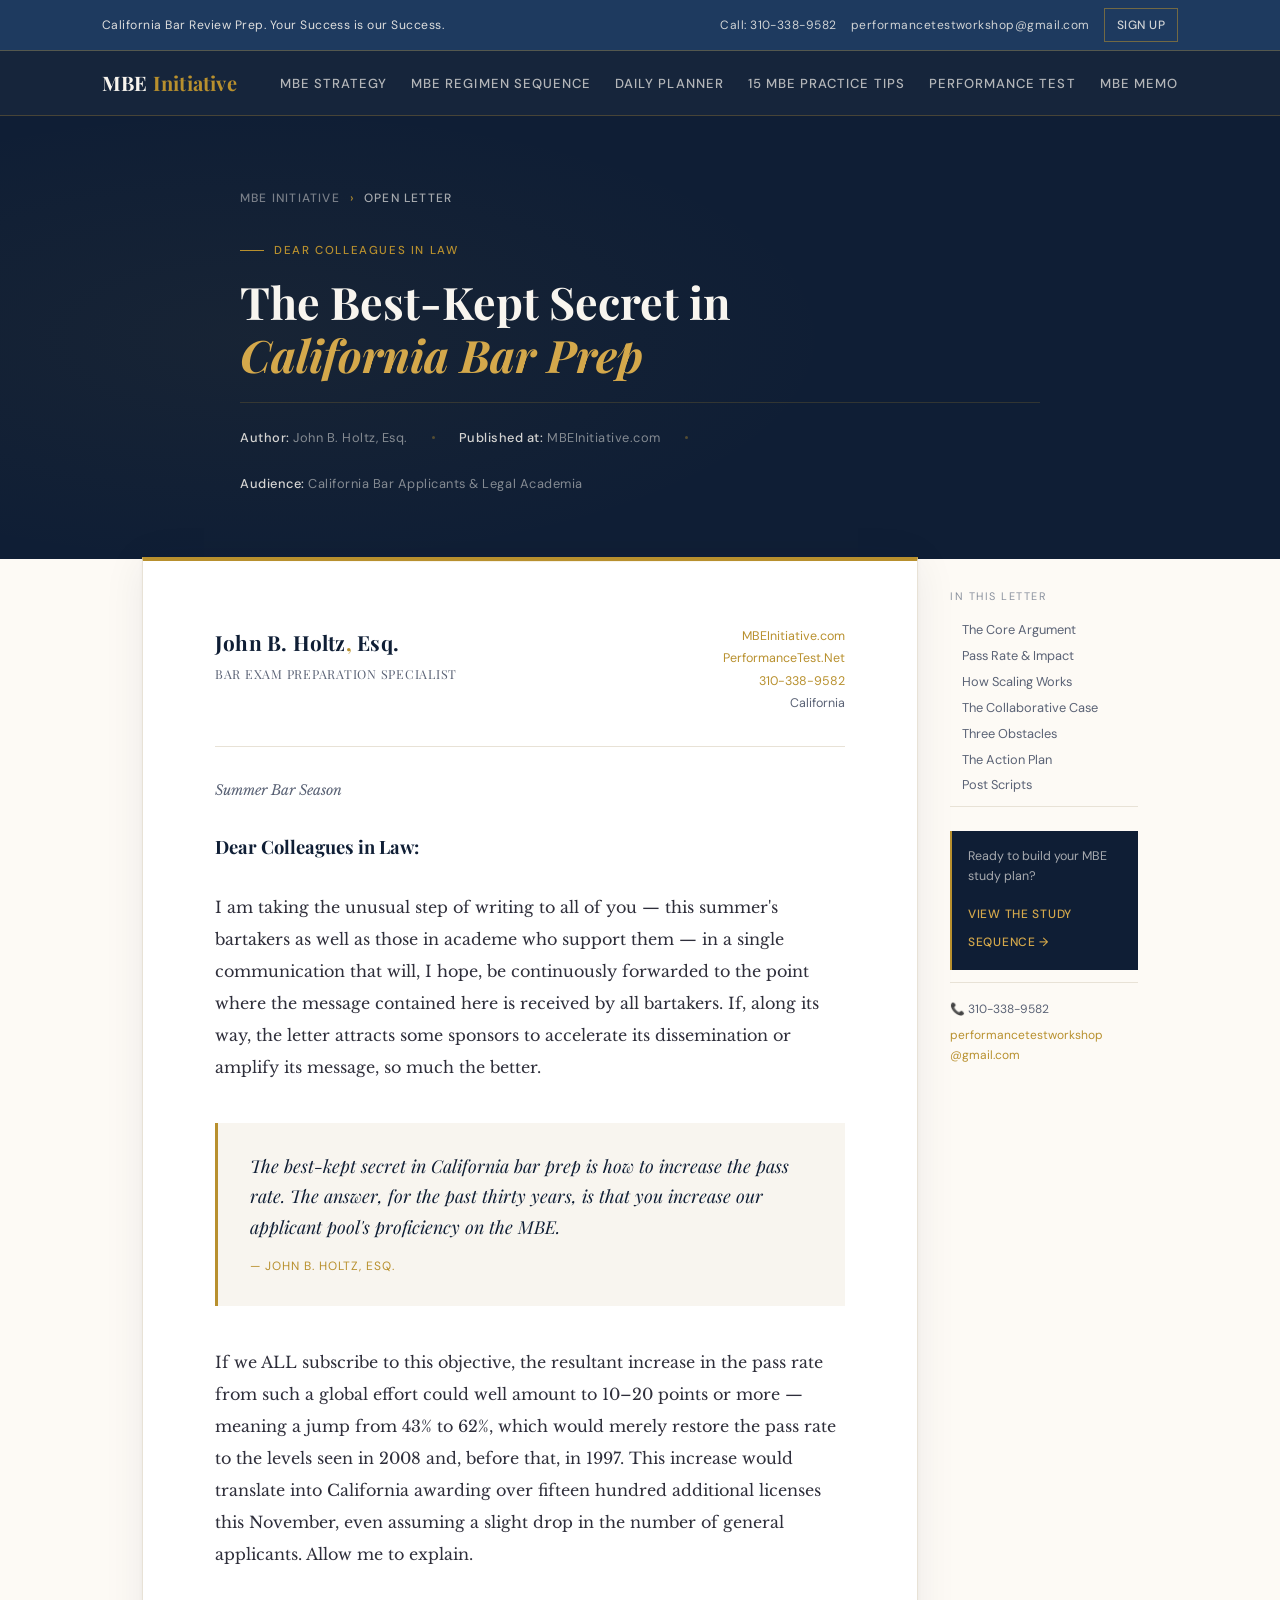
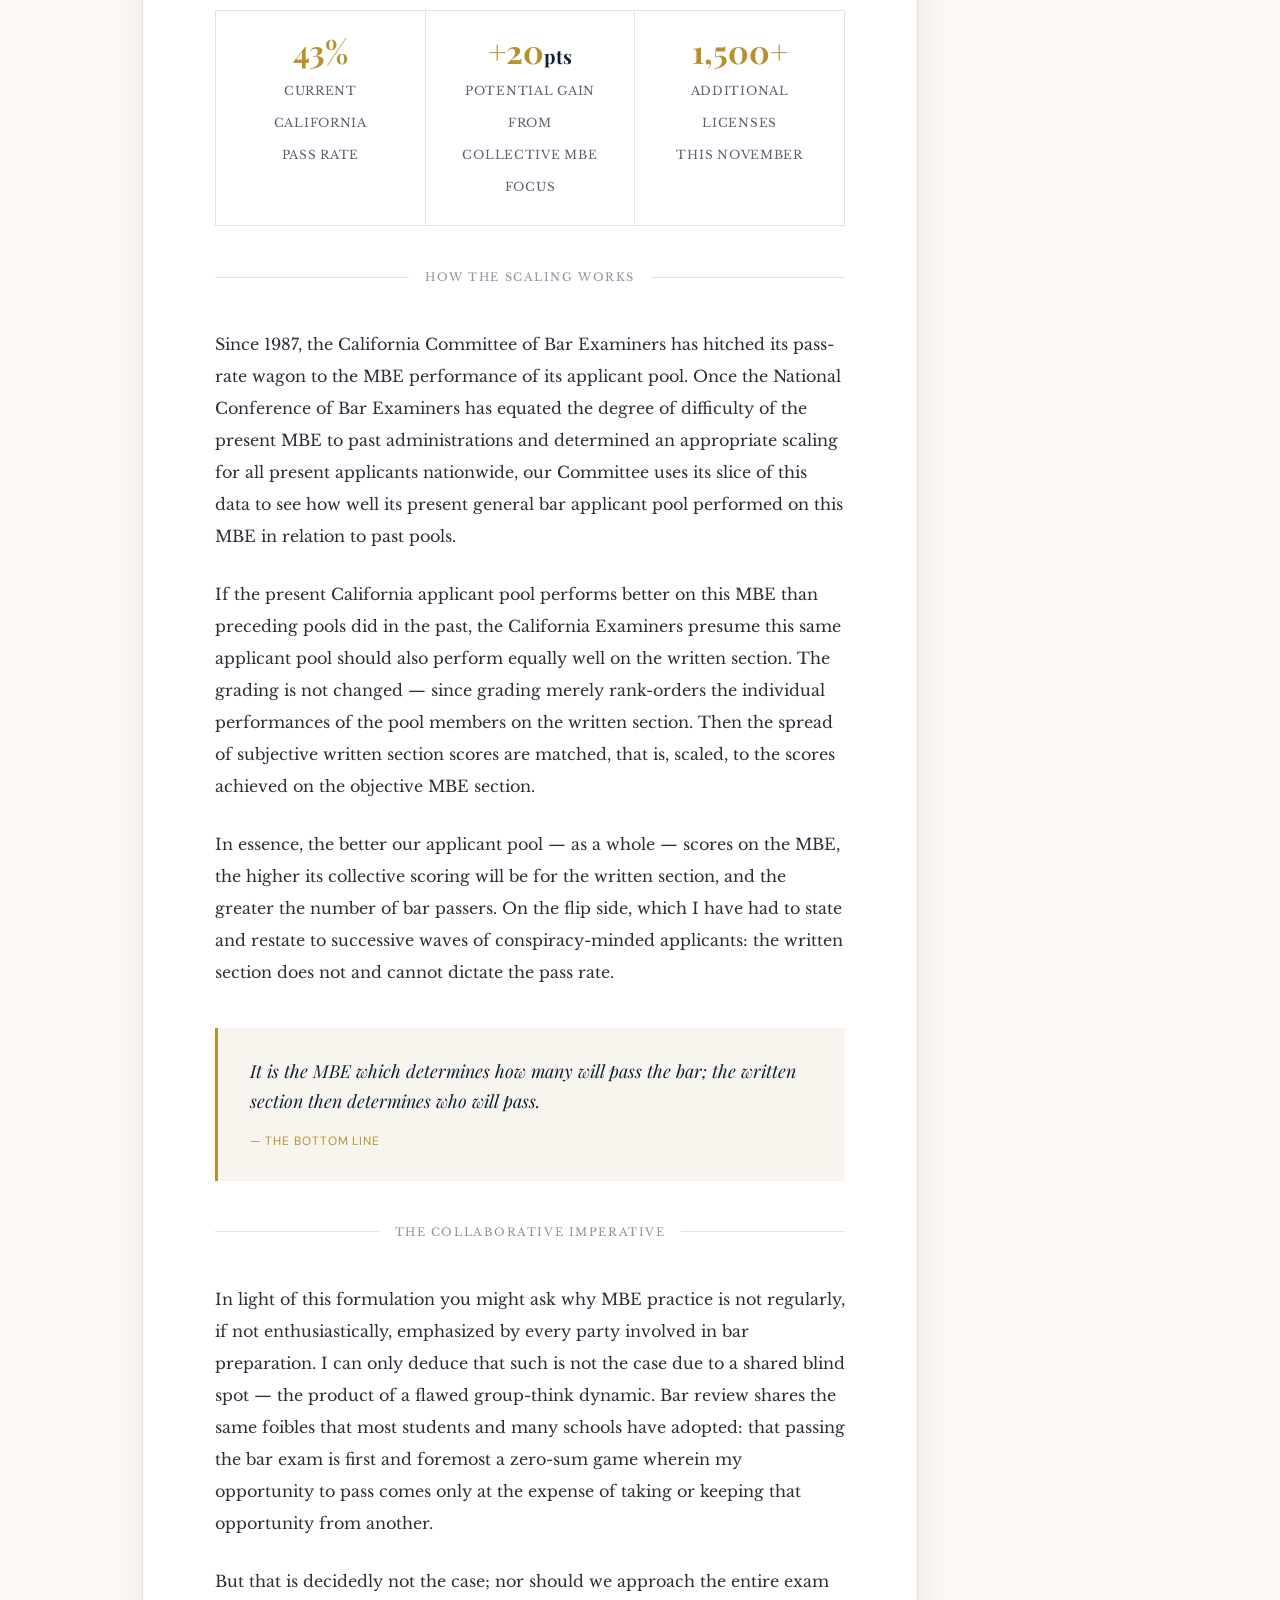
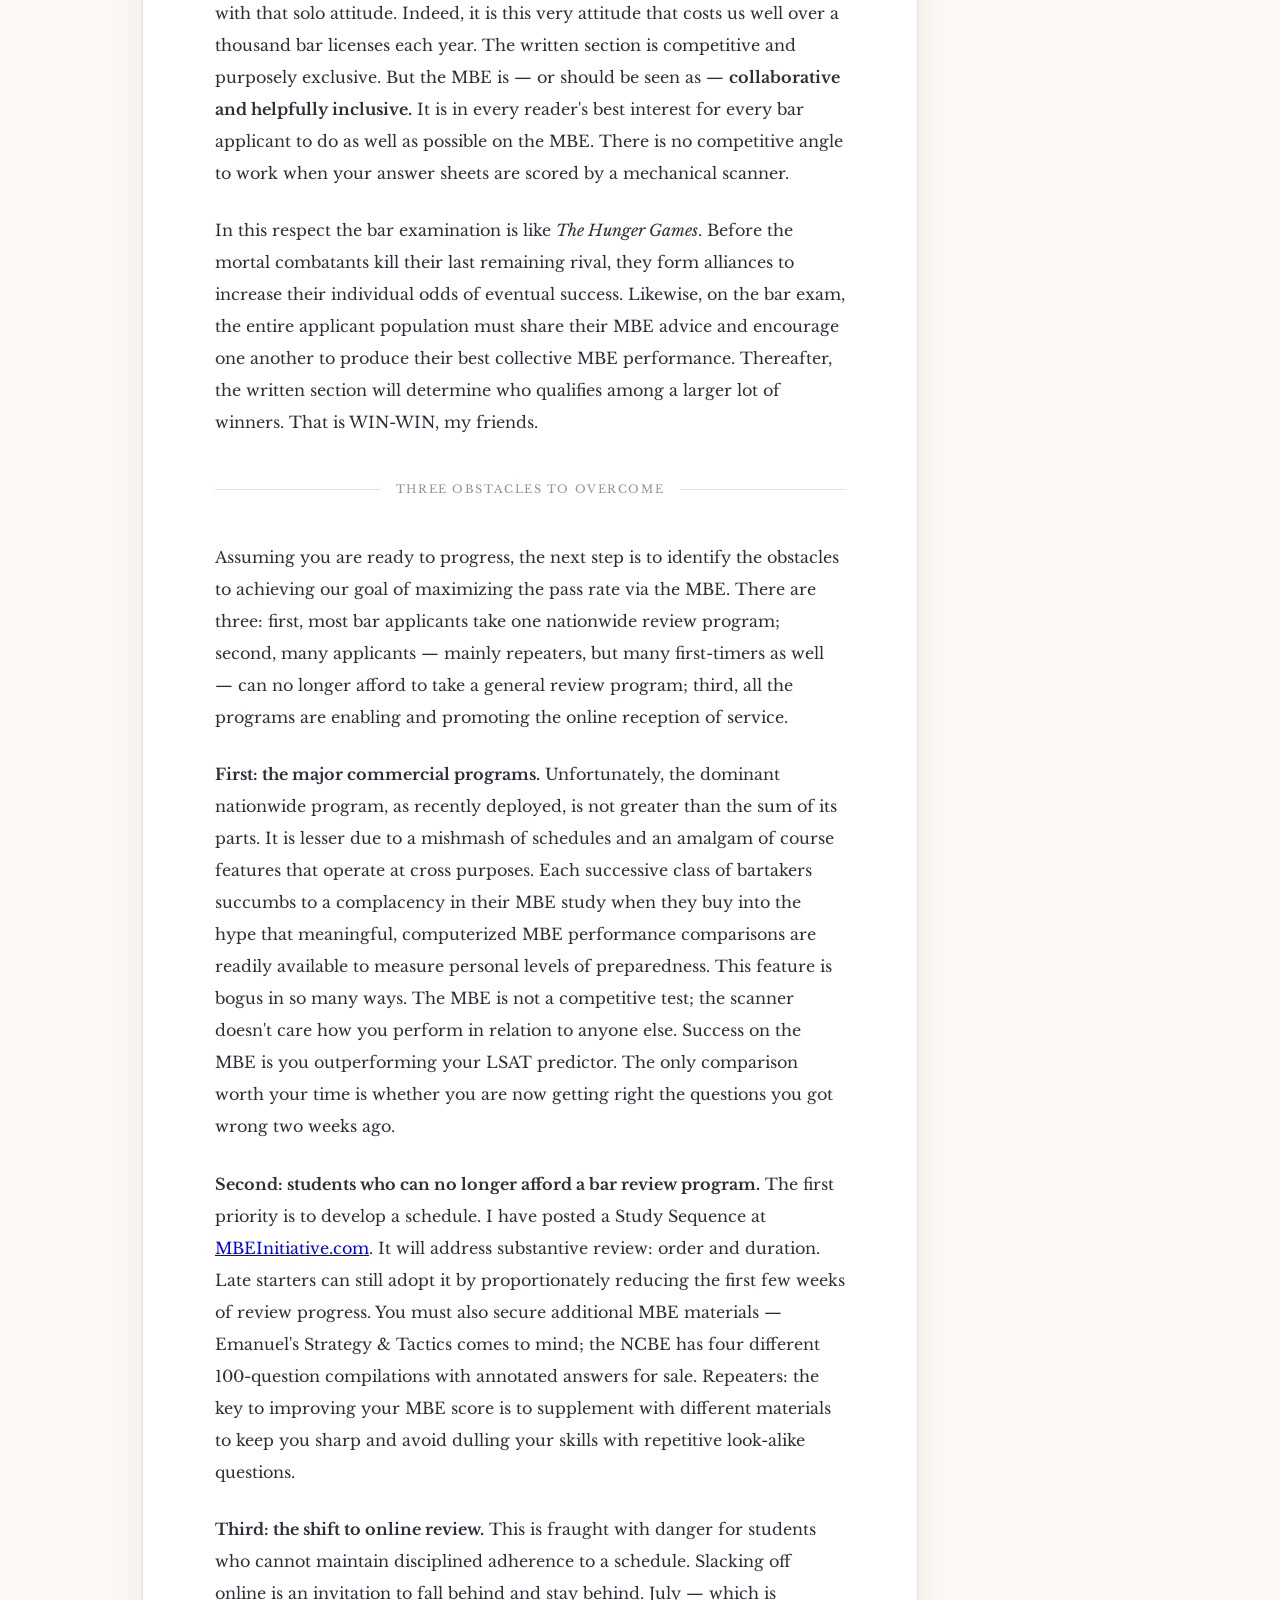
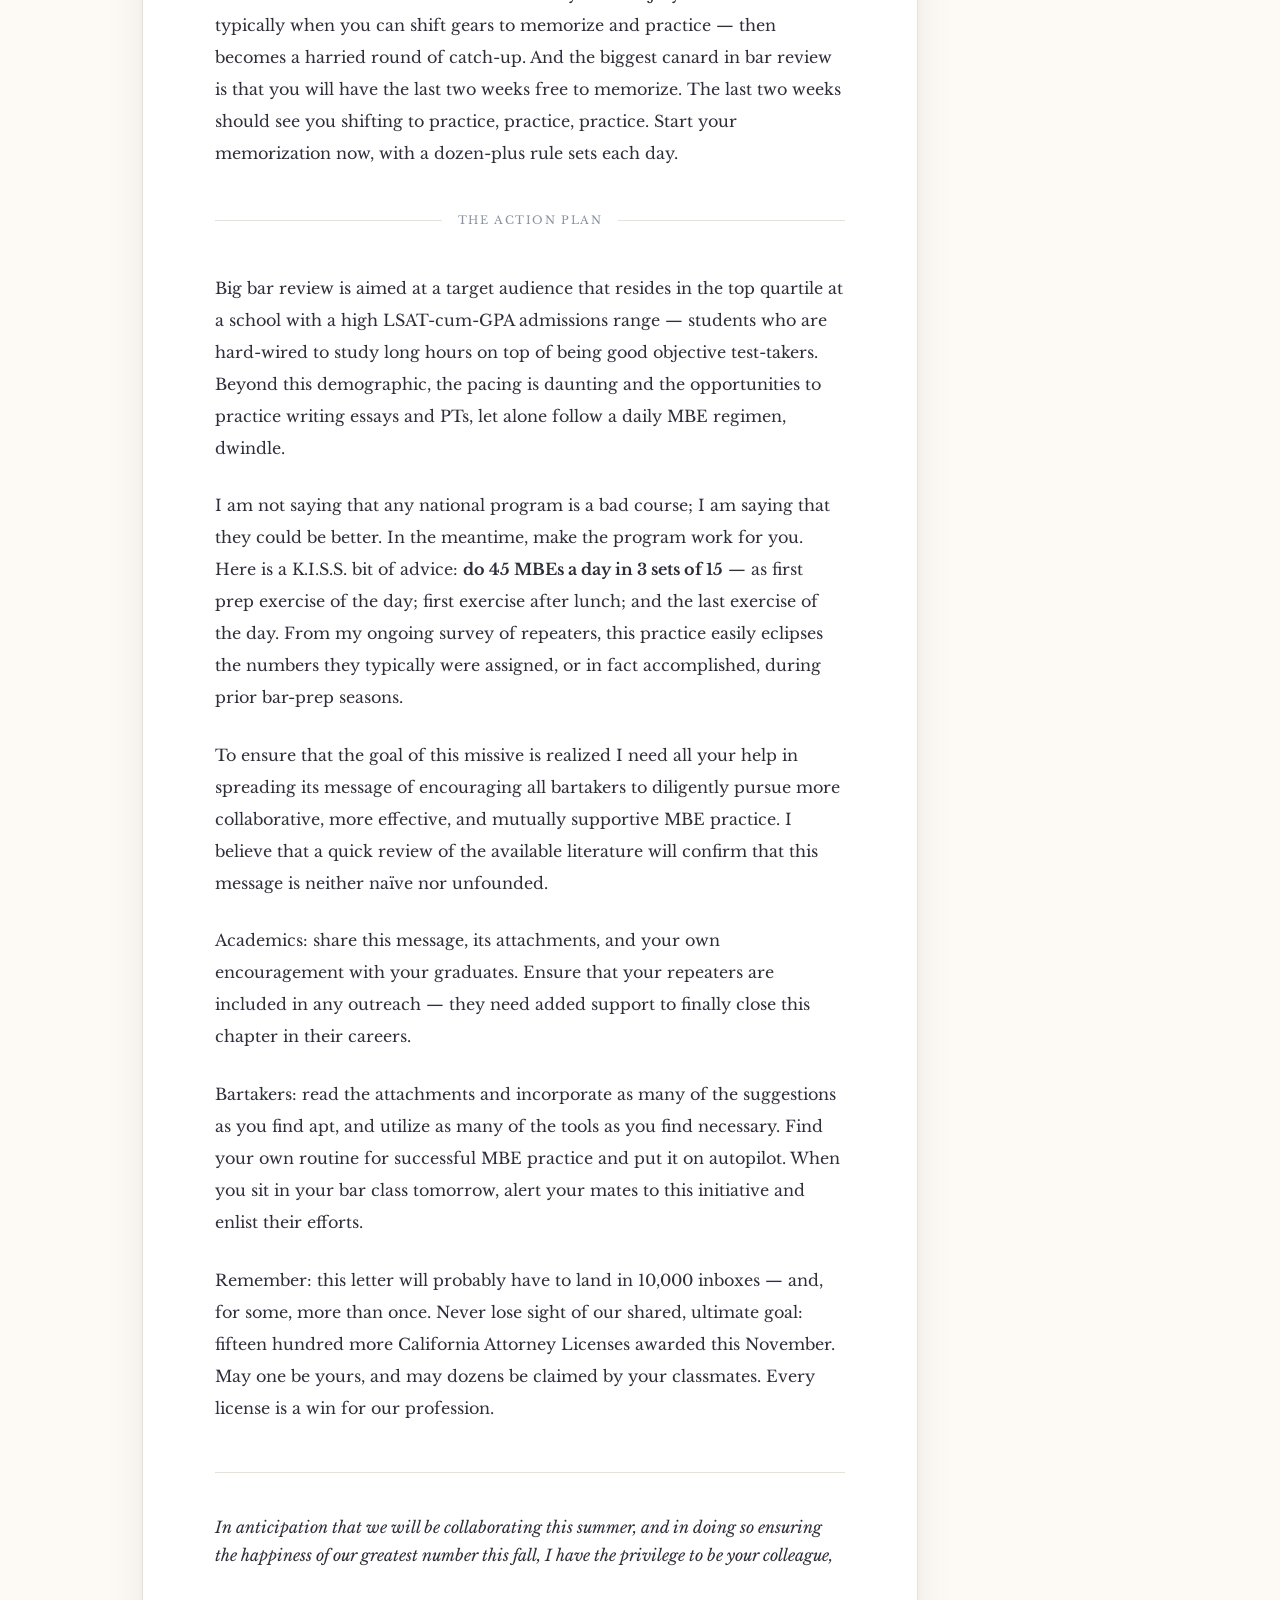
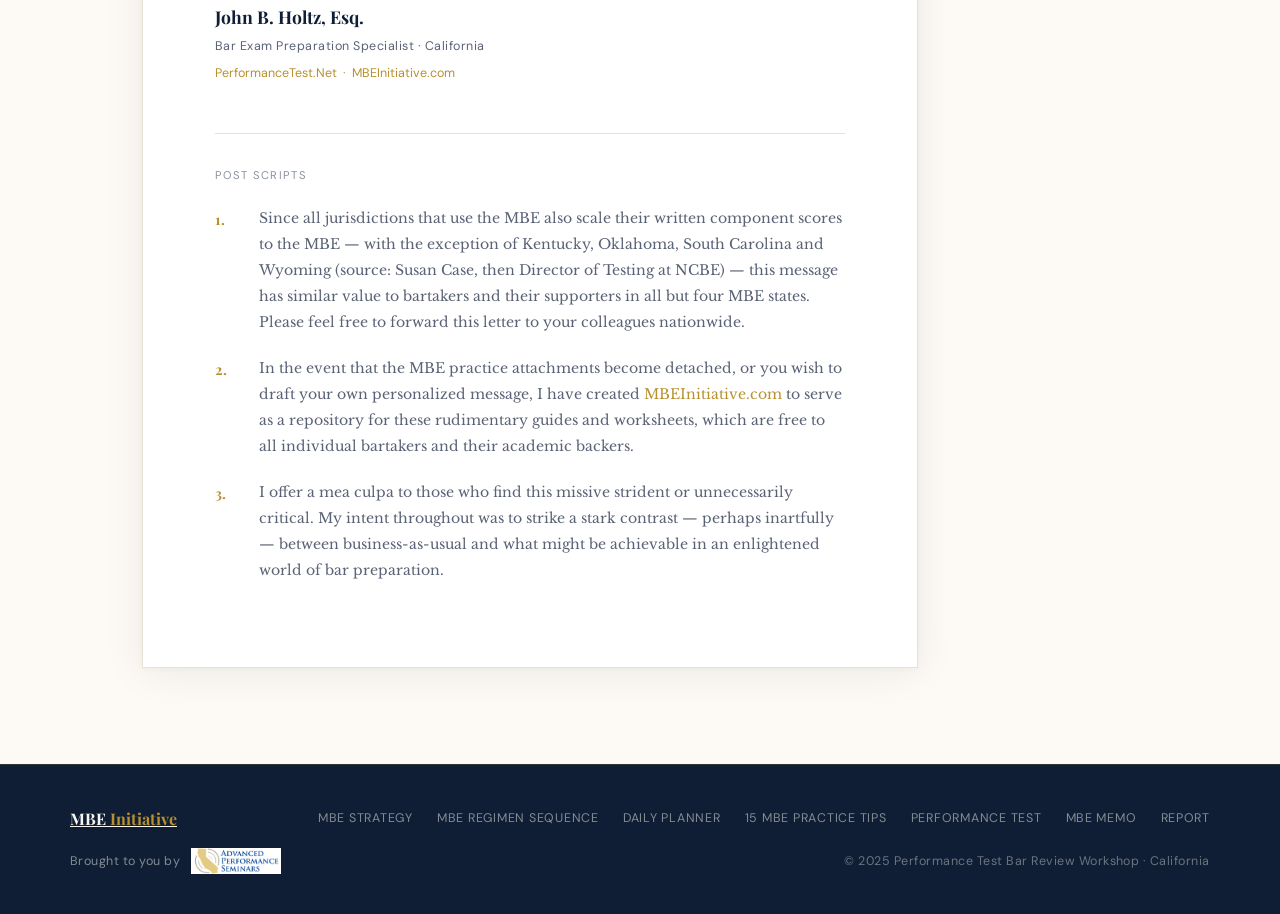
<file: mbememo/index.html>
<!DOCTYPE html>
<html lang="en">
<head>
<meta charset="UTF-8"/>
<meta name="viewport" content="width=device-width,initial-scale=1.0"/>
<title>Dear Colleagues in Law — John B. Holtz, Esq. | MBE Initiative</title>
<meta name="description" content="An open letter from John B. Holtz, Esq. on collaborative MBE preparation, the California Bar pass rate, and how every applicant can contribute to a better outcome for all."/>
<link rel="preconnect" href="https://fonts.googleapis.com"/>
<link rel="preconnect" href="https://fonts.gstatic.com" crossorigin/>
<link href="https://fonts.googleapis.com/css2?family=Playfair+Display:ital,wght@0,400;0,600;0,700;1,400&family=Libre+Baskerville:ital,wght@0,400;0,700;1,400&family=DM+Sans:wght@300;400;500&display=swap" rel="stylesheet"/>
<link rel="stylesheet" href="../css/style.css"/>
<style>
/* PAGE-SPECIFIC STYLES */

.memo-hero{
  background:var(--navy);
  padding:72px 32px 64px;
  position:relative;
  overflow:hidden;
}
.memo-hero::before{
  content:'';position:absolute;inset:0;
  background:radial-gradient(ellipse 70% 80% at 20% 50%, rgba(184,144,46,0.05) 0%, transparent 65%);
  pointer-events:none;
}
.memo-hero-inner{
  max-width:800px;margin:0 auto;
  position:relative;
}
.memo-breadcrumb{
  display:flex;align-items:center;gap:10px;
  font-size:0.75rem;font-weight:500;
  letter-spacing:0.1em;text-transform:uppercase;
  color:rgba(248,245,239,0.45);
  margin-bottom:32px;
  text-decoration:none;
}
.memo-breadcrumb a{
  color:rgba(248,245,239,0.45);
  text-decoration:none;
  transition:color 0.2s;
}
.memo-breadcrumb a:hover{color:var(--gold-light)}
.memo-breadcrumb span{color:var(--gold)}
.memo-kicker{
  font-size:0.72rem;font-weight:500;
  letter-spacing:0.14em;text-transform:uppercase;
  color:var(--gold);margin-bottom:16px;
  display:flex;align-items:center;gap:10px;
}
.memo-kicker::before{
  content:'';display:block;width:24px;height:1px;background:var(--gold);
}
.memo-hero h1{
  font-family:'Playfair Display',serif;
  font-size:clamp(1.9rem,3.5vw,2.8rem);
  font-weight:700;line-height:1.18;
  color:var(--cream);
  margin-bottom:20px;
}
.memo-hero h1 em{
  font-style:italic;color:var(--gold-light);
}
.memo-meta-row{
  display:flex;align-items:center;gap:24px;
  flex-wrap:wrap;
  padding-top:24px;
  border-top:1px solid rgba(184,144,46,0.2);
}
.memo-meta-item{
  font-size:0.8rem;
  color:rgba(248,245,239,0.5);
  letter-spacing:0.04em;
}
.memo-meta-item strong{
  color:rgba(248,245,239,0.85);
  font-weight:500;
}
.memo-meta-dot{
  width:3px;height:3px;border-radius:50%;
  background:rgba(184,144,46,0.4);
}

/* LETTER BODY */
.letter-wrap{
  max-width:800px;margin:0 auto;
  padding:0 32px 96px;
}

/* LETTER PAPER */
.letter-paper{
  background:#fff;
  border:1px solid var(--card-border);
  border-top:4px solid var(--gold);
  margin-top:-2px;
  padding:64px 72px;
  position:relative;
  box-shadow:0 4px 40px rgba(15,30,53,0.07),0 1px 4px rgba(15,30,53,0.04);
}
.letter-paper::before{
  content:'';
  position:absolute;
  top:0;left:72px;right:72px;
  height:1px;
  background:linear-gradient(90deg,transparent,rgba(184,144,46,0.15),transparent);
}

/* LETTERHEAD */
.letterhead{
  display:flex;justify-content:space-between;align-items:flex-start;
  padding-bottom:32px;
  margin-bottom:32px;
  border-bottom:1px solid var(--card-border);
}
.lh-brand{
  font-family:'Playfair Display',serif;
}
.lh-name{
  font-size:1.3rem;font-weight:700;
  color:var(--navy);letter-spacing:0.01em;
}
.lh-name span{color:var(--gold)}
.lh-title{
  font-size:0.78rem;color:var(--text-muted);
  letter-spacing:0.06em;text-transform:uppercase;
  margin-top:3px;
}
.lh-contact{
  text-align:right;
  font-size:0.78rem;
  color:var(--text-muted);
  line-height:1.8;
}
.lh-contact a{
  color:var(--gold);text-decoration:none;
}
.lh-contact a:hover{color:var(--navy)}

/* DATELINE */
.letter-date{
  font-family:'Libre Baskerville',serif;
  font-size:0.88rem;
  color:var(--text-muted);
  margin-bottom:28px;
  font-style:italic;
}

/* SALUTATION */
.letter-salutation{
  font-family:'Playfair Display',serif;
  font-size:1.15rem;font-weight:700;
  color:var(--navy);
  margin-bottom:28px;
}

/* BODY TEXT */
.letter-body{
  font-family:'Libre Baskerville',serif;
  font-size:1rem;
  line-height:2;
  color:#2e2e3a;
}
.letter-body p{
  margin-bottom:1.6em;
}
.letter-body p:last-of-type{
  margin-bottom:0;
}

/* PULL QUOTE */
.pull-quote{
  margin:40px 0;
  padding:28px 32px;
  border-left:3px solid var(--gold);
  background:var(--cream);
  position:relative;
}
.pull-quote p{
  font-family:'Playfair Display',serif;
  font-size:1.12rem;font-style:italic;
  line-height:1.7;
  color:var(--navy);
  margin:0 !important;
}
.pull-quote cite{
  display:block;margin-top:12px;
  font-family:'DM Sans',sans-serif;
  font-size:0.75rem;font-style:normal;
  letter-spacing:0.08em;text-transform:uppercase;
  color:var(--gold);
}

/* KEY STAT CALLOUT */
.stat-callout{
  display:grid;grid-template-columns:repeat(3,1fr);
  gap:1px;
  background:var(--card-border);
  border:1px solid var(--card-border);
  margin:40px 0;
}
.stat-callout-item{
  background:#fff;
  padding:24px 20px;
  text-align:center;
}
.sc-num{
  font-family:'Playfair Display',serif;
  font-size:2rem;font-weight:700;
  color:var(--navy);display:block;
  line-height:1;margin-bottom:6px;
}
.sc-num em{color:var(--gold);font-style:normal;}
.sc-label{
  font-size:0.75rem;color:var(--text-muted);
  letter-spacing:0.06em;text-transform:uppercase;
  line-height:1.4;
}

/* SECTION DIVIDER */
.letter-divider{
  display:flex;align-items:center;gap:16px;
  margin:40px 0;
}
.letter-divider::before,.letter-divider::after{
  content:'';flex:1;height:1px;background:var(--card-border);
}
.letter-divider span{
  font-size:0.7rem;letter-spacing:0.14em;text-transform:uppercase;
  color:var(--text-light);white-space:nowrap;
}

/* CLOSING */
.letter-closing{
  margin-top:48px;
  padding-top:40px;
  border-top:1px solid var(--card-border);
}
.closing-phrase{
  font-family:'Libre Baskerville',serif;
  font-size:1rem;font-style:italic;
  color:#2e2e3a;
  margin-bottom:32px;
  line-height:1.8;
}
.sig-block{
  display:flex;align-items:flex-end;gap:32px;
}
.sig-name{
  font-family:'Playfair Display',serif;
  font-size:1.1rem;font-weight:700;
  color:var(--navy);
}
.sig-title{
  font-size:0.78rem;color:var(--text-muted);
  letter-spacing:0.04em;margin-top:4px;
}
.sig-sites{
  font-size:0.78rem;color:var(--gold);margin-top:6px;
}
.sig-sites a{color:var(--gold);text-decoration:none;}
.sig-sites a:hover{color:var(--navy)}

/* POSTSCRIPTS */
.ps-section{
  margin-top:48px;
  padding-top:32px;
  border-top:1px solid var(--card-border);
}
.ps-label{
  font-size:0.7rem;letter-spacing:0.12em;text-transform:uppercase;
  color:var(--text-light);margin-bottom:20px;display:block;
}
.ps-item{
  display:grid;grid-template-columns:32px 1fr;
  gap:0 12px;
  margin-bottom:20px;
}
.ps-num{
  font-family:'Playfair Display',serif;
  font-size:0.9rem;font-weight:700;
  color:var(--gold);padding-top:2px;
}
.ps-text{
  font-family:'Libre Baskerville',serif;
  font-size:0.88rem;line-height:1.85;
  color:var(--text-muted);
}
.ps-text a{color:var(--gold);text-decoration:none;}
.ps-text a:hover{color:var(--navy)}

/* SIDEBAR / TABLE OF CONTENTS */
.memo-layout{
  display:grid;
  grid-template-columns:1fr 220px;
  gap:0;
  max-width:1060px;
  margin:0 auto;
  padding:0 32px 96px;
  align-items:start;
}
.memo-toc{
  position:sticky;top:88px;
  padding:28px 0 28px 32px;
}
.toc-label{
  font-size:0.68rem;letter-spacing:0.14em;text-transform:uppercase;
  color:var(--text-light);margin-bottom:16px;display:block;
}
.toc-list{
  list-style:none;
  display:flex;flex-direction:column;
  gap:8px;
}
.toc-list a{
  font-size:0.8rem;color:var(--text-muted);
  text-decoration:none;line-height:1.4;
  transition:color 0.2s;
  display:block;
  padding-left:10px;
  border-left:2px solid transparent;
  transition:all 0.2s;
}
.toc-list a:hover{
  color:var(--navy);
  border-left-color:var(--gold);
}
.toc-divider{
  height:1px;background:var(--card-border);
  margin:12px 0;
}
.toc-cta{
  margin-top:24px;
  padding:16px;
  background:var(--navy);
  border-left:2px solid var(--gold);
}
.toc-cta p{
  font-size:0.78rem;line-height:1.6;
  color:rgba(248,245,239,0.65);
  margin-bottom:12px;
}
.toc-cta a{
  font-size:0.75rem;font-weight:500;
  letter-spacing:0.06em;text-transform:uppercase;
  color:var(--gold-light);text-decoration:none;
}
.toc-cta a:hover{color:var(--cream)}

/* PAPER ONLY — no sidebar on narrow */
@media(max-width:860px){
  .memo-layout{
    grid-template-columns:1fr;
    padding:0 20px 64px;
  }
  .memo-toc{display:none}
  .letter-paper{padding:40px 32px}
  .letterhead{flex-direction:column;gap:12px}
  .lh-contact{text-align:left}
  .stat-callout{grid-template-columns:1fr}
  .sig-block{flex-direction:column;gap:0}
}
@media(max-width:540px){
  .letter-paper{padding:28px 20px}
  .memo-hero{padding:48px 20px 40px}
}
</style>
</head>
<body>

<!-- NAV -->
<div data-global-nav data-base-path=""></div>

<!-- HERO -->
<div class="memo-hero">
  <div class="memo-hero-inner">
    <div class="memo-breadcrumb">
      <a href="index.html">MBE Initiative</a>
      <span>›</span>
      <span style="color:rgba(248,245,239,0.65)">Open Letter</span>
    </div>
    <div class="memo-kicker">Dear Colleagues in Law</div>
    <h1>The Best-Kept Secret in<br><em>California Bar Prep</em></h1>
    <div class="memo-meta-row">
      <div class="memo-meta-item"><strong>Author:</strong> John B. Holtz, Esq.</div>
      <div class="memo-meta-dot"></div>
      <div class="memo-meta-item"><strong>Published at:</strong> MBEInitiative.com</div>
      <div class="memo-meta-dot"></div>
      <div class="memo-meta-item"><strong>Audience:</strong> California Bar Applicants &amp; Legal Academia</div>
    </div>
  </div>
</div>

<!-- TWO-COLUMN LAYOUT: LETTER + TOC SIDEBAR -->
<div class="memo-layout">

  <!-- LETTER PAPER -->
  <div>
    <div class="letter-paper" id="letter-top">

      <!-- LETTERHEAD -->
      <div class="letterhead">
        <div class="lh-brand">
          <div class="lh-name">John B. Holtz<span>,</span> Esq.</div>
          <div class="lh-title">Bar Exam Preparation Specialist</div>
        </div>
        <div class="lh-contact">
          <a href="https://MBEInitiative.com">MBEInitiative.com</a><br>
          <a href="https://PerformanceTest.Net">PerformanceTest.Net</a><br>
          <a href="tel:3103389582">310-338-9582</a><br>
          California
        </div>
      </div>

      <div class="letter-date">Summer Bar Season</div>

      <div class="letter-salutation">Dear Colleagues in Law:</div>

      <div class="letter-body">

        <p id="intro">I am taking the unusual step of writing to all of you — this summer's bartakers as well as those in academe who support them — in a single communication that will, I hope, be continuously forwarded to the point where the message contained here is received by all bartakers. If, along its way, the letter attracts some sponsors to accelerate its dissemination or amplify its message, so much the better.</p>

        <div class="pull-quote">
          <p>The best-kept secret in California bar prep is how to increase the pass rate. The answer, for the past thirty years, is that you increase our applicant pool's proficiency on the MBE.</p>
          <cite>— John B. Holtz, Esq.</cite>
        </div>

        <p>If we ALL subscribe to this objective, the resultant increase in the pass rate from such a global effort could well amount to 10–20 points or more — meaning a jump from 43% to 62%, which would merely restore the pass rate to the levels seen in 2008 and, before that, in 1997. This increase would translate into California awarding over fifteen hundred additional licenses this November, even assuming a slight drop in the number of general applicants. Allow me to explain.</p>

        <div class="stat-callout" id="stats">
          <div class="stat-callout-item">
            <span class="sc-num"><em>43%</em></span>
            <span class="sc-label">Current California<br>Pass Rate</span>
          </div>
          <div class="stat-callout-item">
            <span class="sc-num"><em>+20</em><span style="font-size:1.2rem">pts</span></span>
            <span class="sc-label">Potential Gain from<br>Collective MBE Focus</span>
          </div>
          <div class="stat-callout-item">
            <span class="sc-num"><em>1,500+</em></span>
            <span class="sc-label">Additional Licenses<br>This November</span>
          </div>
        </div>

        <div class="letter-divider" id="how-it-works"><span>How the Scaling Works</span></div>

        <p>Since 1987, the California Committee of Bar Examiners has hitched its pass-rate wagon to the MBE performance of its applicant pool. Once the National Conference of Bar Examiners has equated the degree of difficulty of the present MBE to past administrations and determined an appropriate scaling for all present applicants nationwide, our Committee uses its slice of this data to see how well its present general bar applicant pool performed on this MBE in relation to past pools.</p>

        <p>If the present California applicant pool performs better on this MBE than preceding pools did in the past, the California Examiners presume this same applicant pool should also perform equally well on the written section. The grading is not changed — since grading merely rank-orders the individual performances of the pool members on the written section. Then the spread of subjective written section scores are matched, that is, scaled, to the scores achieved on the objective MBE section.</p>

        <p>In essence, the better our applicant pool — as a whole — scores on the MBE, the higher its collective scoring will be for the written section, and the greater the number of bar passers. On the flip side, which I have had to state and restate to successive waves of conspiracy-minded applicants: the written section does not and cannot dictate the pass rate.</p>

        <div class="pull-quote">
          <p>It is the MBE which determines <em>how many</em> will pass the bar; the written section then determines <em>who</em> will pass.</p>
          <cite>— The bottom line</cite>
        </div>

        <div class="letter-divider" id="collaboration"><span>The Collaborative Imperative</span></div>

        <p>In light of this formulation you might ask why MBE practice is not regularly, if not enthusiastically, emphasized by every party involved in bar preparation. I can only deduce that such is not the case due to a shared blind spot — the product of a flawed group-think dynamic. Bar review shares the same foibles that most students and many schools have adopted: that passing the bar exam is first and foremost a zero-sum game wherein my opportunity to pass comes only at the expense of taking or keeping that opportunity from another.</p>

        <p>But that is decidedly not the case; nor should we approach the entire exam with that solo attitude. Indeed, it is this very attitude that costs us well over a thousand bar licenses each year. The written section is competitive and purposely exclusive. But the MBE is — or should be seen as — <strong>collaborative and helpfully inclusive.</strong> It is in every reader's best interest for every bar applicant to do as well as possible on the MBE. There is no competitive angle to work when your answer sheets are scored by a mechanical scanner.</p>

        <p>In this respect the bar examination is like <em>The Hunger Games</em>. Before the mortal combatants kill their last remaining rival, they form alliances to increase their individual odds of eventual success. Likewise, on the bar exam, the entire applicant population must share their MBE advice and encourage one another to produce their best collective MBE performance. Thereafter, the written section will determine who qualifies among a larger lot of winners. That is WIN-WIN, my friends.</p>

        <div class="letter-divider" id="obstacles"><span>Three Obstacles to Overcome</span></div>

        <p>Assuming you are ready to progress, the next step is to identify the obstacles to achieving our goal of maximizing the pass rate via the MBE. There are three: first, most bar applicants take one nationwide review program; second, many applicants — mainly repeaters, but many first-timers as well — can no longer afford to take a general review program; third, all the programs are enabling and promoting the online reception of service.</p>

        <p><strong>First: the major commercial programs.</strong> Unfortunately, the dominant nationwide program, as recently deployed, is not greater than the sum of its parts. It is lesser due to a mishmash of schedules and an amalgam of course features that operate at cross purposes. Each successive class of bartakers succumbs to a complacency in their MBE study when they buy into the hype that meaningful, computerized MBE performance comparisons are readily available to measure personal levels of preparedness. This feature is bogus in so many ways. The MBE is not a competitive test; the scanner doesn't care how you perform in relation to anyone else. Success on the MBE is you outperforming your LSAT predictor. The only comparison worth your time is whether you are now getting right the questions you got wrong two weeks ago.</p>

        <p><strong>Second: students who can no longer afford a bar review program.</strong> The first priority is to develop a schedule. I have posted a Study Sequence at <a href="https://MBEInitiative.com">MBEInitiative.com</a>. It will address substantive review: order and duration. Late starters can still adopt it by proportionately reducing the first few weeks of review progress. You must also secure additional MBE materials — Emanuel's Strategy &amp; Tactics comes to mind; the NCBE has four different 100-question compilations with annotated answers for sale. Repeaters: the key to improving your MBE score is to supplement with different materials to keep you sharp and avoid dulling your skills with repetitive look-alike questions.</p>

        <p><strong>Third: the shift to online review.</strong> This is fraught with danger for students who cannot maintain disciplined adherence to a schedule. Slacking off online is an invitation to fall behind and stay behind. July — which is typically when you can shift gears to memorize and practice — then becomes a harried round of catch-up. And the biggest canard in bar review is that you will have the last two weeks free to memorize. The last two weeks should see you shifting to practice, practice, practice. Start your memorization now, with a dozen-plus rule sets each day.</p>

        <div class="letter-divider" id="action"><span>The Action Plan</span></div>

        <p>Big bar review is aimed at a target audience that resides in the top quartile at a school with a high LSAT-cum-GPA admissions range — students who are hard-wired to study long hours on top of being good objective test-takers. Beyond this demographic, the pacing is daunting and the opportunities to practice writing essays and PTs, let alone follow a daily MBE regimen, dwindle.</p>

        <p>I am not saying that any national program is a bad course; I am saying that they could be better. In the meantime, make the program work for you. Here is a K.I.S.S. bit of advice: <strong>do 45 MBEs a day in 3 sets of 15</strong> — as first prep exercise of the day; first exercise after lunch; and the last exercise of the day. From my ongoing survey of repeaters, this practice easily eclipses the numbers they typically were assigned, or in fact accomplished, during prior bar-prep seasons.</p>

        <p>To ensure that the goal of this missive is realized I need all your help in spreading its message of encouraging all bartakers to diligently pursue more collaborative, more effective, and mutually supportive MBE practice. I believe that a quick review of the available literature will confirm that this message is neither naïve nor unfounded.</p>

        <p>Academics: share this message, its attachments, and your own encouragement with your graduates. Ensure that your repeaters are included in any outreach — they need added support to finally close this chapter in their careers.</p>

        <p>Bartakers: read the attachments and incorporate as many of the suggestions as you find apt, and utilize as many of the tools as you find necessary. Find your own routine for successful MBE practice and put it on autopilot. When you sit in your bar class tomorrow, alert your mates to this initiative and enlist their efforts.</p>

        <p>Remember: this letter will probably have to land in 10,000 inboxes — and, for some, more than once. Never lose sight of our shared, ultimate goal: fifteen hundred more California Attorney Licenses awarded this November. May one be yours, and may dozens be claimed by your classmates. Every license is a win for our profession.</p>

      </div><!-- /.letter-body -->

      <!-- CLOSING -->
      <div class="letter-closing">
        <div class="closing-phrase">
          In anticipation that we will be collaborating this summer, and in doing so ensuring the happiness of our greatest number this fall, I have the privilege to be your colleague,
        </div>
        <div class="sig-block">
          <div>
            <div class="sig-name">John B. Holtz, Esq.</div>
            <div class="sig-title">Bar Exam Preparation Specialist · California</div>
            <div class="sig-sites">
              <a href="https://PerformanceTest.Net">PerformanceTest.Net</a>
              &nbsp;·&nbsp;
              <a href="https://MBEInitiative.com">MBEInitiative.com</a>
            </div>
          </div>
        </div>
      </div>

      <!-- POSTSCRIPTS -->
      <div class="ps-section" id="postscripts">
        <span class="ps-label">Post Scripts</span>
        <div class="ps-item">
          <div class="ps-num">1.</div>
          <div class="ps-text">Since all jurisdictions that use the MBE also scale their written component scores to the MBE — with the exception of Kentucky, Oklahoma, South Carolina and Wyoming (source: Susan Case, then Director of Testing at NCBE) — this message has similar value to bartakers and their supporters in all but four MBE states. Please feel free to forward this letter to your colleagues nationwide.</div>
        </div>
        <div class="ps-item">
          <div class="ps-num">2.</div>
          <div class="ps-text">In the event that the MBE practice attachments become detached, or you wish to draft your own personalized message, I have created <a href="https://MBEInitiative.com">MBEInitiative.com</a> to serve as a repository for these rudimentary guides and worksheets, which are free to all individual bartakers and their academic backers.</div>
        </div>
        <div class="ps-item">
          <div class="ps-num">3.</div>
          <div class="ps-text">I offer a mea culpa to those who find this missive strident or unnecessarily critical. My intent throughout was to strike a stark contrast — perhaps inartfully — between business-as-usual and what might be achievable in an enlightened world of bar preparation.</div>
        </div>
      </div>

    </div><!-- /.letter-paper -->
  </div><!-- /letter column -->

  <!-- SIDEBAR TOC -->
  <div class="memo-toc">
    <span class="toc-label">In This Letter</span>
    <ul class="toc-list">
      <li><a href="#intro">The Core Argument</a></li>
      <li><a href="#stats">Pass Rate &amp; Impact</a></li>
      <li><a href="#how-it-works">How Scaling Works</a></li>
      <li><a href="#collaboration">The Collaborative Case</a></li>
      <li><a href="#obstacles">Three Obstacles</a></li>
      <li><a href="#action">The Action Plan</a></li>
      <li><a href="#postscripts">Post Scripts</a></li>
    </ul>
    <div class="toc-divider"></div>
    <div class="toc-cta">
      <p>Ready to build your MBE study plan?</p>
      <a href="/mbe-regimen-sequence">View the Study Sequence →</a>
    </div>
    <div class="toc-divider"></div>
    <div style="margin-top:16px">
      <a href="tel:3103389582" style="display:block;font-size:0.75rem;color:var(--text-muted);text-decoration:none;margin-bottom:6px;">📞 310-338-9582</a>
      <a href="mailto:performancetestworkshop@gmail.com" style="display:block;font-size:0.75rem;color:var(--gold);text-decoration:none;word-break:break-word;">performancetestworkshop<br>@gmail.com</a>
    </div>
  </div>

</div><!-- /.memo-layout -->

<!-- FOOTER -->
<footer>
  <div class="footer-inner">
    <a class="footer-brand" href="/">MBE <span>Initiative</span></a>
    <div class="footer-links">
      <a href="/#mbe">MBE Strategy</a>
      <a href="/mbe-regimen-sequence">MBE Regimen Sequence</a>
      <a href="/daily-study-breakdown/index.html">Daily Planner</a>
      <a href="/15-mbe-practice-tips/index.html">15 MBE Practice Tips</a>
      <a href="/#performance-test">Performance Test</a>
      <a href="/mbememo">MBE Memo</a>
      <a href="/mbeinitiative/report/index.html">Report</a>
    </div>
    <div class="footer-sponsor">
      Brought to you by
      <a href="https://performancetest.net/" target="_blank" rel="noopener noreferrer">
        <img src="/images/performance-test-net-logo.png" alt="Performance Test Network logo">
      </a>
    </div>
    <div class="footer-copy">&copy; 2025 Performance Test Bar Review Workshop &middot; California</div>
  </div>
</footer>

<script src="../js/global-nav.js"></script>
</body>
</html>
</file>
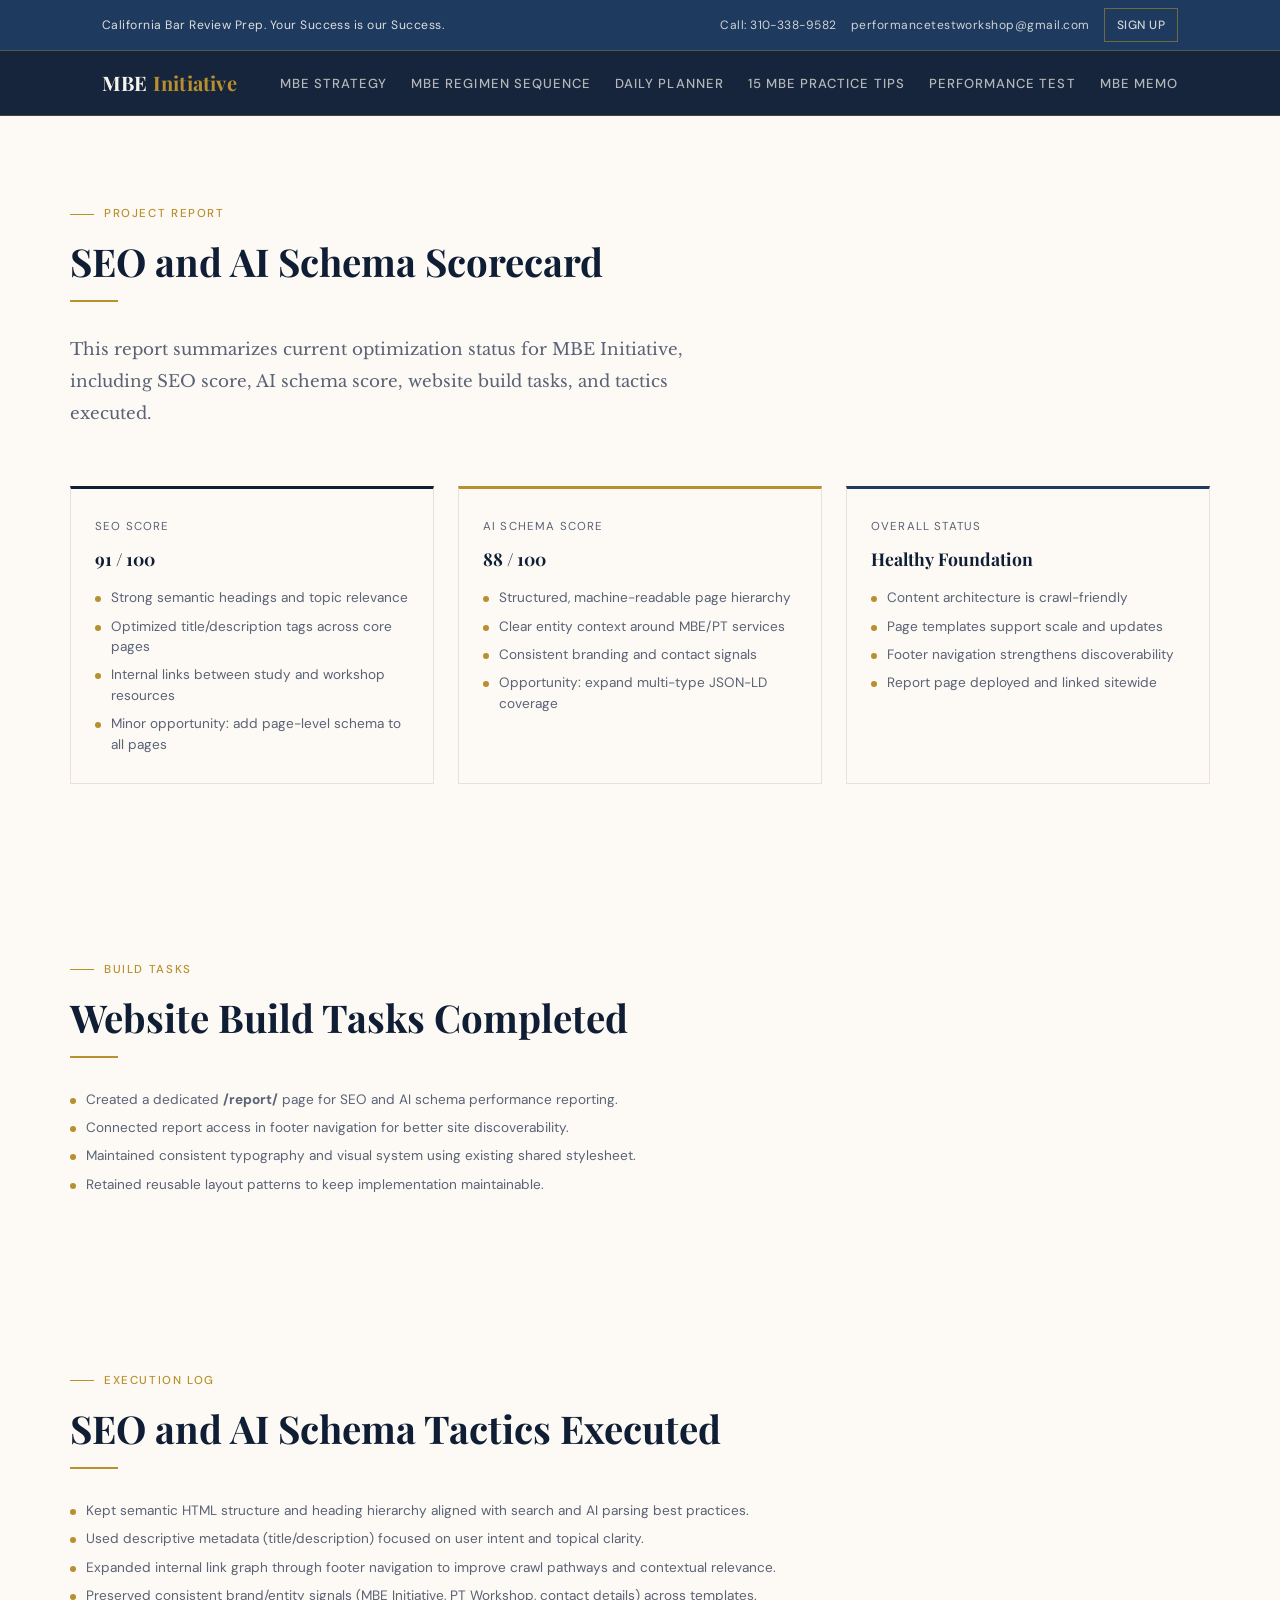
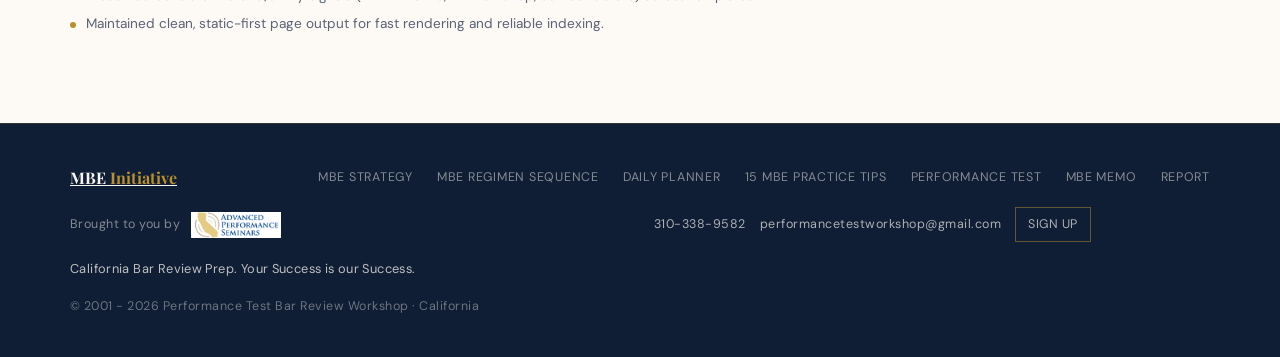
<file: report/index.html>
<!DOCTYPE html>
<html lang="en">
<head>
<meta charset="UTF-8"/>
<meta name="viewport" content="width=device-width,initial-scale=1.0"/>
<title>MBE Initiative Report | SEO and AI Schema</title>
<meta name="description" content="Technical report for MBE Initiative covering SEO score, AI schema score, website build tasks, and tactics executed."/>
<link rel="preconnect" href="https://fonts.googleapis.com"/>
<link rel="preconnect" href="https://fonts.gstatic.com" crossorigin/>
<link href="https://fonts.googleapis.com/css2?family=Playfair+Display:ital,wght@0,400;0,600;0,700;1,400&family=Libre+Baskerville:ital,wght@0,400;0,700;1,400&family=DM+Sans:wght@300;400;500&display=swap" rel="stylesheet"/>
<link rel="stylesheet" href="../css/style.css"/>
</head>
<body>

<div data-global-nav data-base-path="../"></div>

<section class="section" id="top">
  <div class="section-inner">
    <div class="section-tag">Project Report</div>
    <h1 class="section-heading">SEO and AI Schema Scorecard</h1>
    <div class="section-rule"></div>
    <p class="section-lead">This report summarizes current optimization status for MBE Initiative, including SEO score, AI schema score, website build tasks, and tactics executed.</p>

    <div class="planner-grid">
      <div class="day-card">
        <span class="day-period">SEO Score</span>
        <div class="day-title">91 / 100</div>
        <ul class="day-items">
          <li>Strong semantic headings and topic relevance</li>
          <li>Optimized title/description tags across core pages</li>
          <li>Internal links between study and workshop resources</li>
          <li>Minor opportunity: add page-level schema to all pages</li>
        </ul>
      </div>
      <div class="day-card">
        <span class="day-period">AI Schema Score</span>
        <div class="day-title">88 / 100</div>
        <ul class="day-items">
          <li>Structured, machine-readable page hierarchy</li>
          <li>Clear entity context around MBE/PT services</li>
          <li>Consistent branding and contact signals</li>
          <li>Opportunity: expand multi-type JSON-LD coverage</li>
        </ul>
      </div>
      <div class="day-card">
        <span class="day-period">Overall Status</span>
        <div class="day-title">Healthy Foundation</div>
        <ul class="day-items">
          <li>Content architecture is crawl-friendly</li>
          <li>Page templates support scale and updates</li>
          <li>Footer navigation strengthens discoverability</li>
          <li>Report page deployed and linked sitewide</li>
        </ul>
      </div>
    </div>
  </div>
</section>

<section class="section">
  <div class="section-inner">
    <div class="section-tag">Build Tasks</div>
    <h2 class="section-heading">Website Build Tasks Completed</h2>
    <div class="section-rule"></div>
    <ul class="day-items">
      <li>Created a dedicated <strong>/report/</strong> page for SEO and AI schema performance reporting.</li>
      <li>Connected report access in footer navigation for better site discoverability.</li>
      <li>Maintained consistent typography and visual system using existing shared stylesheet.</li>
      <li>Retained reusable layout patterns to keep implementation maintainable.</li>
    </ul>
  </div>
</section>

<section class="section">
  <div class="section-inner">
    <div class="section-tag">Execution Log</div>
    <h2 class="section-heading">SEO and AI Schema Tactics Executed</h2>
    <div class="section-rule"></div>
    <ul class="day-items">
      <li>Kept semantic HTML structure and heading hierarchy aligned with search and AI parsing best practices.</li>
      <li>Used descriptive metadata (title/description) focused on user intent and topical clarity.</li>
      <li>Expanded internal link graph through footer navigation to improve crawl pathways and contextual relevance.</li>
      <li>Preserved consistent brand/entity signals (MBE Initiative, PT Workshop, contact details) across templates.</li>
      <li>Maintained clean, static-first page output for fast rendering and reliable indexing.</li>
    </ul>
  </div>
</section>

<footer>
  <div class="footer-inner">
    <a class="footer-brand" href="../index.html#top">MBE <span>Initiative</span></a>
    <div class="footer-links">
      <a href="../index.html#mbe">MBE Strategy</a>
      <a href="../mbe-regimen-sequence">MBE Regimen Sequence</a>
      <a href="../daily-study-breakdown/index.html">Daily Planner</a>
      <a href="../15-mbe-practice-tips/index.html">15 MBE Practice Tips</a>
      <a href="../index.html#performance-test">Performance Test</a>
      <a href="../mbememo">MBE Memo</a>
      <a href="/mbeinitiative/report/index.html">Report</a>
    </div>
    <div class="footer-balance-row">
      <div class="footer-sponsor">
        Brought to you by
        <a href="https://performancetest.net/" target="_blank" rel="noopener noreferrer">
          <img src="../images/performance-test-net-logo.png" alt="Performance Test Network logo">
        </a>
      </div>
      <div class="footer-contact">
        <a href="tel:3103389582">310-338-9582</a>
        <a href="mailto:performancetestworkshop@gmail.com">performancetestworkshop@gmail.com</a>
        <a class="footer-signup" href="mailto:performancetestworkshop@gmail.com">Sign Up</a>
      </div>
    </div>
    <div class="footer-tagline">California Bar Review Prep. Your Success is our Success.</div>
    <div class="footer-copy">&copy; 2001 - 2026 Performance Test Bar Review Workshop &middot; California</div>
  </div>
</footer>

<script src="../js/global-nav.js"></script>
</body>
</html>
</file>
<file: css/style.css>
*{box-sizing:border-box;margin:0;padding:0}
:root{
  --navy:#0f1e35;
  --navy-mid:#162845;
  --navy-light:#1e3a5f;
  --gold:#b8902e;
  --gold-light:#d4a84b;
  --cream:#f8f5ef;
  --warm-white:#fdfaf5;
  --text:#1a1a2e;
  --text-muted:#5a6275;
  --text-light:#8a919e;
  --rule:#d4c9b0;
  --card-border:#e8e2d6;
}
html{scroll-behavior:smooth}
body{
  font-family:'DM Sans',sans-serif;
  background:var(--warm-white);
  color:var(--text);
  font-size:16px;
  line-height:1.7;
}

/* NAV */

.top-strip{
  position:sticky;top:0;z-index:110;
  background:var(--navy-light);
  border-bottom:1px solid rgba(184,144,46,0.35);
}
.top-strip-inner{
  max-width:1140px;margin:0 auto;
  padding:8px 32px;
  display:flex;align-items:center;justify-content:space-between;gap:12px;
}
.top-strip-tagline{
  color:rgba(248,245,239,0.88);
  font-size:0.76rem;letter-spacing:0.04em;
}
.top-strip-contact{display:flex;align-items:center;gap:14px;flex-wrap:wrap;}
.top-strip-contact a{
  color:rgba(248,245,239,0.82);
  text-decoration:none;font-size:0.75rem;letter-spacing:0.04em;
}
.top-strip-contact a:hover{color:var(--gold-light)}
.top-strip-cta{
  padding:6px 12px;border:1px solid rgba(184,144,46,0.55);
  text-transform:uppercase;letter-spacing:0.08em;font-weight:500;
}
.top-strip-cta:hover{background:rgba(184,144,46,0.18);}

.nav{
  position:sticky;top:42px;z-index:100;
  background:rgba(15,30,53,0.97);
  backdrop-filter:blur(10px);
  border-bottom:1px solid rgba(184,144,46,0.3);
}
.nav-inner{
  max-width:1140px;margin:0 auto;
  padding:0 32px;
  display:flex;align-items:center;justify-content:space-between;
  height:64px;
}
.brand{
  font-family:'Playfair Display',serif;
  font-size:1.25rem;font-weight:700;
  color:var(--cream);letter-spacing:0.01em;
  text-decoration:none;
}
.brand span{color:var(--gold)}
.nav-links{display:flex;align-items:center;justify-content:flex-end;gap:24px;flex-wrap:nowrap;margin-left:40px}
.nav-links a{
  display:inline-flex;align-items:center;
  font-size:0.82rem;font-weight:500;
  color:rgba(248,245,239,0.7);
  text-decoration:none;letter-spacing:0.08em;
  text-transform:uppercase;
  line-height:1;
  white-space:nowrap;
  transition:color 0.2s;
}
.nav-links a:hover{color:var(--gold-light)}

/* HERO */
.hero {
  position: relative;
  overflow: hidden;
  min-height: 760px;
  display: flex;
  align-items: center;
  padding: 0 32px;
  background: #0b1d33;
}

.hero-video-bg {
  position: absolute;
  inset: 0;
  z-index: 0;
  overflow: hidden;
  background: #0b1d33;
  pointer-events: none;
}

.hero-video-bg iframe {
  position: absolute;
  top: 50%;
  left: 50%;
  width: 120vw;
  height: 67.5vw;
  min-width: 100%;
  min-height: 100%;
  transform: translate(-50%, -50%);
  pointer-events: none;
}

.hero::before {
  content: "";
  position: absolute;
  inset: 0;
  z-index: 1;
  background:
    linear-gradient(90deg, rgba(11, 29, 51, 0.94) 0%, rgba(11, 29, 51, 0.82) 42%, rgba(11, 29, 51, 0.48) 100%),
    linear-gradient(180deg, rgba(11, 29, 51, 0.35) 0%, rgba(11, 29, 51, 0.72) 100%);
  pointer-events: none;
}

.hero-inner {
  max-width: 1140px;
  margin: 0 auto;
  width: 100%;
  display: grid;
  grid-template-columns: 1fr 380px;
  gap: 64px;
  align-items: end;
  position: relative;
  z-index: 2;
}
.hero-eyebrow{
  font-size:0.75rem;font-weight:500;
  letter-spacing:0.14em;text-transform:uppercase;
  color:var(--gold);margin-bottom:20px;
  display:flex;align-items:center;gap:10px;
}
.hero-eyebrow::before{
  content:'';display:block;width:28px;height:1px;
  background:var(--gold);
}
.hero h1{
  font-family:'Playfair Display',serif;
  font-size:clamp(2.2rem,4vw,3.4rem);
  font-weight:700;line-height:1.15;
  color:var(--cream);
  margin-bottom:24px;
}
.hero h1 em{
  font-style:italic;color:var(--gold-light);
}
.hero-lead{
  font-size:1.05rem;line-height:1.8;
  color:rgba(248,245,239,0.72);
  max-width:520px;margin-bottom:36px;
}
.hero-actions{display:flex;gap:16px;flex-wrap:wrap;margin-bottom:64px;}
.btn-primary{
  display:inline-flex;align-items:center;gap:8px;
  padding:13px 28px;
  background:var(--gold);color:#0f1e35;
  font-size:0.85rem;font-weight:500;
  letter-spacing:0.06em;text-transform:uppercase;
  text-decoration:none;border:none;cursor:pointer;
  transition:background 0.2s,transform 0.15s;
}
.btn-primary:hover{background:var(--gold-light);transform:translateY(-1px)}
.btn-outline{
  display:inline-flex;align-items:center;gap:8px;
  padding:12px 28px;
  border:1px solid rgba(184,144,46,0.5);
  color:var(--gold-light);
  font-size:0.85rem;font-weight:500;
  letter-spacing:0.06em;text-transform:uppercase;
  text-decoration:none;background:transparent;cursor:pointer;
  transition:border-color 0.2s,color 0.2s;
}
.btn-outline:hover{border-color:var(--gold-light);color:var(--cream)}

/* CONTACT CARD in hero */
.contact-card{
  background:var(--cream);
  border-top:3px solid var(--gold);
  padding:0 0 0 0;
  position:relative;
  transform:translateY(32px);
  box-shadow:0 24px 64px rgba(0,0,0,0.35);
}
.card-photo-wrap{position:relative;overflow:hidden;background:#162845;}
.john-card-photo{
  display:block;
  width:100%;
  height:360px;
  object-fit:cover;
  object-position:center top;
  border-top:4px solid var(--gold);
  background:#10233d;
}
.card-body{padding:28px 28px 32px;}
.card-title{
  font-family:'Playfair Display',serif;
  font-size:1rem;font-weight:700;
  color:var(--navy);margin-bottom:4px;
}
.card-subtitle{
  font-size:0.78rem;color:var(--gold);
  letter-spacing:0.08em;text-transform:uppercase;
  margin-bottom:24px;
  padding-bottom:16px;
  border-bottom:1px solid var(--card-border);
}
.contact-list{display:flex;flex-direction:column;gap:12px;}
.contact-row{
  display:flex;align-items:flex-start;gap:12px;
  font-size:0.84rem;
  color:var(--text);text-decoration:none;
}
.contact-row:hover .contact-val{color:var(--gold)}
.contact-icon{
  width:30px;height:30px;flex-shrink:0;
  background:var(--navy);
  display:flex;align-items:center;justify-content:center;
  margin-top:1px;
}
.contact-icon svg{width:14px;height:14px;fill:var(--gold)}
.contact-val{color:var(--text);line-height:1.4;transition:color 0.2s;}
.contact-label{
  font-size:0.72rem;text-transform:uppercase;
  letter-spacing:0.08em;color:var(--text-muted);
  display:block;margin-bottom:1px;
}

@media (max-width: 980px) {
  .john-card-photo {
    height: 320px;
  }
}

@media (max-width: 680px) {
  .john-card-photo {
    height: 260px;
  }
}

/* STATS BAR */
.stats-bar{
  background:var(--navy-mid);
  padding:32px;
}
.stats-inner{
  max-width:1140px;margin:0 auto;
  display:grid;grid-template-columns:repeat(3,1fr);
  gap:0;
}
.stat-item{
  text-align:center;
  padding:16px 24px;
  border-right:1px solid rgba(255,255,255,0.08);
}
.stat-item:last-child{border-right:none}
.stat-num{
  font-family:'Playfair Display',serif;
  font-size:2rem;font-weight:700;
  color:var(--gold-light);display:block;
}
.stat-label{
  font-size:0.78rem;color:rgba(248,245,239,0.6);
  letter-spacing:0.06em;text-transform:uppercase;
}

/* SECTION SCAFFOLDING */
.section{padding:88px 32px;}
.section-inner{max-width:1140px;margin:0 auto;}
.section-tag{
  font-size:0.72rem;font-weight:500;
  letter-spacing:0.14em;text-transform:uppercase;
  color:var(--gold);margin-bottom:14px;
  display:flex;align-items:center;gap:10px;
}
.section-tag::before{
  content:'';display:block;width:24px;height:1px;
  background:var(--gold);
}
.section-heading{
  font-family:'Playfair Display',serif;
  font-size:clamp(1.8rem,3vw,2.5rem);
  font-weight:700;line-height:1.2;
  color:var(--navy);margin-bottom:16px;
}
.section-rule{
  width:48px;height:2px;
  background:var(--gold);
  margin-bottom:32px;
}
.section-lead{
  font-family:'Libre Baskerville',serif;
  font-size:1.05rem;line-height:1.9;
  color:var(--text-muted);
  max-width:680px;
}

/* MBE SECTION */
#mbe{background:var(--warm-white);}
.mbe-grid{
  display:grid;
  grid-template-columns:1fr 1fr;
  gap:48px;
  margin-top:56px;
  align-items:start;
}
.mbe-intro{
  font-family:'Libre Baskerville',serif;
  font-size:1rem;line-height:1.95;
  color:#3a3a4a;
}
.mbe-intro p{margin-bottom:1.2em;}
.subject-grid{
  display:grid;
  grid-template-columns:1fr 1fr;
  gap:8px;
}
.subject-pill{
  background:var(--navy);
  color:var(--cream);
  padding:10px 16px;
  font-size:0.8rem;
  letter-spacing:0.04em;
  border-left:3px solid var(--gold);
  transition:background 0.2s;
}
.subject-pill:hover{background:var(--navy-light)}
.subjects-label{
  font-size:0.75rem;font-weight:500;
  letter-spacing:0.1em;text-transform:uppercase;
  color:var(--text-muted);margin-bottom:14px;
  grid-column:1/-1;
}

/* STUDY SEQUENCE */
#study-sequence{
  background:var(--navy);
  position:relative;overflow:hidden;
}
#study-sequence::before{
  content:'';position:absolute;
  top:-80px;right:-80px;
  width:400px;height:400px;
  border-radius:50%;
  border:1px solid rgba(184,144,46,0.08);
  pointer-events:none;
}
#study-sequence .section-heading{color:var(--cream)}
#study-sequence .section-rule{background:var(--gold)}
#study-sequence .section-lead{color:rgba(248,245,239,0.65)}
#study-sequence .section-tag{color:var(--gold-light)}
#study-sequence .section-tag::before{background:var(--gold-light)}
.phases{display:flex;flex-direction:column;gap:0;margin-top:56px;}
.phase{
  display:grid;
  grid-template-columns:80px 1fr;
  gap:0;
  position:relative;
}
.phase:not(:last-child) .phase-line{
  position:absolute;left:39px;top:44px;bottom:-1px;
  width:1px;background:rgba(184,144,46,0.25);
}
.phase-num{
  display:flex;flex-direction:column;
  align-items:center;
  padding-top:4px;
}
.phase-circle{
  width:40px;height:40px;
  border:1px solid var(--gold);
  border-radius:50%;
  display:flex;align-items:center;justify-content:center;
  font-family:'Playfair Display',serif;
  font-size:0.9rem;font-weight:700;
  color:var(--gold);
  background:var(--navy);
  position:relative;z-index:1;
  flex-shrink:0;
}
.phase-content{
  padding:0 0 48px 24px;
}
.phase-label{
  font-size:0.72rem;letter-spacing:0.12em;
  text-transform:uppercase;
  color:var(--gold);margin-bottom:6px;
  display:block;
}
.phase-title{
  font-family:'Playfair Display',serif;
  font-size:1.15rem;font-weight:700;
  color:var(--cream);margin-bottom:10px;
}
.phase-desc{
  font-size:0.9rem;line-height:1.75;
  color:rgba(248,245,239,0.6);
}

/* DAILY PLANNER */
#daily-planner{background:var(--cream);}
.planner-grid{
  display:grid;
  grid-template-columns:repeat(3,1fr);
  gap:24px;
  margin-top:56px;
}
.day-card{
  background:var(--warm-white);
  border:1px solid var(--card-border);
  border-top:3px solid var(--navy);
  padding:28px 24px;
  transition:box-shadow 0.2s,transform 0.2s;
}
.day-card:hover{
  box-shadow:0 12px 40px rgba(15,30,53,0.1);
  transform:translateY(-3px);
}
.day-card:nth-child(2){border-top-color:var(--gold)}
.day-card:nth-child(3){border-top-color:var(--navy-light)}
.day-period{
  font-size:0.72rem;letter-spacing:0.1em;text-transform:uppercase;
  color:var(--text-muted);margin-bottom:8px;display:block;
}
.day-title{
  font-family:'Playfair Display',serif;
  font-size:1.1rem;font-weight:700;
  color:var(--navy);margin-bottom:14px;
}
.day-items{list-style:none;display:flex;flex-direction:column;gap:8px;}
.day-items li{
  font-size:0.85rem;color:var(--text-muted);
  padding-left:16px;position:relative;line-height:1.5;
}
.day-items li::before{
  content:'';position:absolute;left:0;top:8px;
  width:6px;height:6px;border-radius:50%;
  background:var(--gold);
}
.planner-note{
  margin-top:32px;
  padding:20px 24px;
  background:var(--navy);
  border-left:3px solid var(--gold);
}
.planner-note p{
  font-size:0.9rem;line-height:1.7;
  color:rgba(248,245,239,0.75);
}
.planner-note strong{color:var(--gold-light)}

/* PERFORMANCE TEST */
#performance-test{background:var(--warm-white);}
.pt-layout{
  display:grid;
  grid-template-columns:1.1fr 1fr;
  gap:72px;
  margin-top:56px;
  align-items:start;
}
.pt-content p{
  font-family:'Libre Baskerville',serif;
  font-size:1rem;line-height:1.9;
  color:#3a3a4a;
  margin-bottom:1.2em;
}
.pt-pillars{
  display:flex;flex-direction:column;gap:20px;
  margin-top:36px;
}
.pt-pillar{
  display:flex;gap:20px;align-items:flex-start;
  padding:20px 20px;
  border:1px solid var(--card-border);
  background:var(--cream);
  transition:border-color 0.2s;
}
.pt-pillar:hover{border-color:var(--gold)}
.pillar-icon{
  width:42px;height:42px;flex-shrink:0;
  background:var(--navy);
  display:flex;align-items:center;justify-content:center;
}
.pillar-icon svg{width:18px;height:18px;fill:var(--gold)}
.pillar-name{
  font-size:0.88rem;font-weight:500;
  color:var(--navy);margin-bottom:4px;letter-spacing:0.02em;
}
.pillar-desc{
  font-size:0.82rem;color:var(--text-muted);line-height:1.6;
}
.pt-cta-box{
  background:var(--navy);
  padding:40px 36px;
  position:sticky;top:88px;
}
.pt-cta-box h3{
  font-family:'Playfair Display',serif;
  font-size:1.5rem;font-weight:700;
  color:var(--cream);margin-bottom:8px;
}
.pt-cta-tagline{
  font-size:0.82rem;color:var(--gold-light);
  letter-spacing:0.06em;text-transform:uppercase;
  margin-bottom:20px;display:block;
}
.pt-cta-divider{
  width:36px;height:1px;background:rgba(184,144,46,0.4);
  margin-bottom:24px;
}
.pt-cta-box p{
  font-size:0.88rem;line-height:1.75;
  color:rgba(248,245,239,0.65);
  margin-bottom:28px;
}
.cta-actions{display:flex;flex-direction:column;gap:12px;}

/* VISUAL ROTATOR */
#initiative-visuals{background:var(--cream);}
.visuals-inner{display:flex;flex-direction:column;align-items:center;text-align:center;}
.visuals-inner .section-lead{max-width:760px;}
.visual-rotator-wrap{
  position:relative;
  width:min(100%,960px);
  margin:0;
  display:flex;
  align-items:center;
  justify-content:center;
  gap:18px;
}
.visual-rotator{
  position:relative;
  width:min(100%,760px);
  aspect-ratio:16/10;
  margin:0;
  border:1px solid var(--card-border);
  background:#fff;
  overflow:hidden;
  box-shadow:0 16px 48px rgba(15,30,53,0.12);
}
.rotator-image{
  position:absolute;
  inset:0;
  width:100%;
  height:100%;
  object-fit:contain;
  object-position:center;
  opacity:0;
  transition:opacity 1.2s ease;
}
.rotator-image.is-active{opacity:1;}
.visual-arrow{
  width:48px;
  height:48px;
  border:1px solid var(--navy);
  border-radius:50%;
  background:#fff;
  color:var(--navy);
  display:grid;
  place-items:center;
  font-size:1.5rem;
  line-height:1;
  cursor:pointer;
  transition:all 0.2s ease;
}
.visual-arrow:hover{
  background:var(--navy);
  color:var(--cream);
}
.visual-arrow:focus-visible{
  outline:3px solid rgba(184,144,46,0.5);
  outline-offset:2px;
}
@media (max-width: 720px){
  .visual-rotator-wrap{
    width:100%;
    gap:10px;
  }

  .visual-arrow{
    width:40px;
    height:40px;
    font-size:1.2rem;
  }
}

/* FOOTER */
footer{
  background:var(--navy);
  border-top:1px solid rgba(184,144,46,0.2);
  padding:40px 32px;
}
.footer-inner{
  max-width:1140px;margin:0 auto;
  display:flex;justify-content:space-between;align-items:center;
  flex-wrap:wrap;gap:16px;
}
.footer-brand{
  font-family:'Playfair Display',serif;
  font-size:1rem;font-weight:700;
  color:var(--cream);
}
.footer-brand span{color:var(--gold)}
.footer-copy{
  font-size:0.78rem;color:rgba(248,245,239,0.4);
  letter-spacing:0.04em;
}
.footer-links{display:flex;gap:24px;}
.footer-links a{
  font-size:0.78rem;color:rgba(248,245,239,0.5);
  text-decoration:none;letter-spacing:0.06em;
  text-transform:uppercase;transition:color 0.2s;
}
.footer-links a:hover{color:var(--gold-light)}

.footer-sponsor{
  display:flex;align-items:center;gap:10px;
  font-size:0.78rem;color:rgba(248,245,239,0.5);
  letter-spacing:0.04em;
}
.footer-sponsor a{display:inline-flex;align-items:center}
.footer-sponsor img{height:26px;width:auto;display:block}

.footer-contact{display:flex;align-items:center;gap:14px;flex-wrap:wrap;}
.footer-contact a{
  font-size:0.78rem;color:rgba(248,245,239,0.68);
  text-decoration:none;letter-spacing:0.04em;
}
.footer-contact a:hover{color:var(--gold-light)}
.footer-signup{
  border:1px solid rgba(184,144,46,0.5);
  padding:6px 12px;text-transform:uppercase;letter-spacing:0.08em;
}
.footer-tagline{
  width:100%;
  font-size:0.8rem;
  color:rgba(248,245,239,0.75);
  letter-spacing:0.03em;
}


.footer-inner-balanced{
  display:grid;
  grid-template-columns:minmax(0,1fr);
  justify-items:center;
  gap:22px;
}
.footer-inner-balanced .footer-brand,
.footer-inner-balanced .footer-tagline,
.footer-inner-balanced .footer-copy{
  text-align:center;
}
.footer-inner-balanced .footer-links{
  justify-content:center;
  flex-wrap:wrap;
  row-gap:12px;
}
.footer-balance-row{
  width:100%;
  display:grid;
  grid-template-columns:repeat(2,minmax(0,1fr));
  align-items:center;
  gap:28px;
}
.footer-inner-balanced .footer-sponsor{justify-self:start;}
.footer-inner-balanced .footer-contact{justify-self:end;justify-content:flex-end;}

@media (max-width: 980px){
  .footer-balance-row{grid-template-columns:1fr;gap:16px;}
  .footer-inner-balanced .footer-sponsor,
  .footer-inner-balanced .footer-contact{justify-self:center;justify-content:center;text-align:center;}
}

/* ANIMATIONS */
@keyframes fadeUp{from{opacity:0;transform:translateY(20px)}to{opacity:1;transform:translateY(0)}}
.hero-left>*{animation:fadeUp 0.6s ease both}
.hero-eyebrow{animation-delay:0.1s}
.hero h1{animation-delay:0.2s}
.hero-lead{animation-delay:0.3s}
.hero-actions{animation-delay:0.4s}
.contact-card{animation:fadeUp 0.6s 0.3s ease both}

/* RESPONSIVE */
@media(max-width:940px){
  .top-strip-inner{padding:8px 20px;flex-direction:column;align-items:flex-start}
  .nav{top:74px}
  .hero-inner{grid-template-columns:1fr;gap:40px}
  .contact-card{transform:translateY(0);margin-bottom:32px;max-width:420px}
  .mbe-grid{grid-template-columns:1fr}
  .planner-grid{grid-template-columns:1fr}
  .pt-layout{grid-template-columns:1fr}
  .pt-cta-box{position:static}
  .stats-inner{grid-template-columns:1fr}
  .stat-item{border-right:none;border-bottom:1px solid rgba(255,255,255,0.08)}
  .stat-item:last-child{border-bottom:none}
  .nav-links{display:none}
}
@media(max-width:640px){
  .top-strip-tagline{font-size:0.7rem}
  .top-strip-contact{gap:10px}
  .section{padding:64px 20px}
  .hero{min-height:auto;padding:36px 16px 46px}
  .subject-grid{grid-template-columns:1fr}
}

@media (max-width: 980px) {
  .hero {
    min-height: auto;
    padding: 48px 18px 56px;
  }

  .hero-video-bg iframe {
    width: 160vw;
    height: 90vw;
  }
}

@media (max-width: 680px) {
  .hero {
    padding: 36px 16px 46px;
  }

  .hero-video-bg iframe {
    width: 220vw;
    height: 123.75vw;
  }

  .hero::before {
    background:
      linear-gradient(180deg, rgba(11, 29, 51, 0.9) 0%, rgba(11, 29, 51, 0.82) 55%, rgba(11, 29, 51, 0.92) 100%);
  }
}


/* MBE REGIMEN SEQUENCE PAGE */
/* PAGE-SPECIFIC */
.page-hero{
  background:var(--navy);
  padding:72px 32px 60px;
  position:relative;overflow:hidden;
}
.page-hero::before{
  content:'';position:absolute;inset:0;
  background:radial-gradient(ellipse 60% 90% at 85% 30%, rgba(184,144,46,0.06) 0%, transparent 65%);
  pointer-events:none;
}
.page-hero-inner{max-width:1140px;margin:0 auto;position:relative;}
.breadcrumb{
  display:flex;align-items:center;gap:10px;
  font-size:0.75rem;font-weight:500;
  letter-spacing:0.1em;text-transform:uppercase;
  margin-bottom:32px;
}
.breadcrumb a{color:rgba(248,245,239,0.4);text-decoration:none;transition:color 0.2s;}
.breadcrumb a:hover{color:var(--gold-light)}
.breadcrumb span{color:rgba(248,245,239,0.65)}
.breadcrumb-sep{color:rgba(248,245,239,0.25)}
.hero-kicker{
  font-size:0.72rem;font-weight:500;
  letter-spacing:0.14em;text-transform:uppercase;
  color:var(--gold);margin-bottom:16px;
  display:flex;align-items:center;gap:10px;
}
.hero-kicker::before{content:'';display:block;width:24px;height:1px;background:var(--gold);}
.page-hero h1{
  font-family:'Playfair Display',serif;
  font-size:clamp(2rem,3.5vw,3rem);
  font-weight:700;line-height:1.15;
  color:var(--cream);margin-bottom:20px;
}
.page-hero h1 em{font-style:italic;color:var(--gold-light);}
.hero-lead{
  font-size:1rem;line-height:1.8;
  color:rgba(248,245,239,0.65);
  max-width:560px;margin-bottom:36px;
}
.hero-meta{
  display:flex;align-items:center;gap:24px;flex-wrap:wrap;
  padding-top:24px;
  border-top:1px solid rgba(184,144,46,0.2);
}
.meta-pill{
  font-size:0.75rem;color:rgba(248,245,239,0.5);
  letter-spacing:0.04em;
}
.meta-pill strong{color:rgba(248,245,239,0.85);font-weight:500;}
.meta-dot{width:3px;height:3px;border-radius:50%;background:rgba(184,144,46,0.35);}

/* MAIN CONTENT AREA */
.content-wrap{
  max-width:1140px;margin:0 auto;
  padding:64px 32px 96px;
  display:grid;
  grid-template-columns:1fr 300px;
  gap:56px;
  align-items:start;
}

/* SCHEDULE TABLE */
.schedule-card{
  background:#fff;
  border:1px solid var(--card-border);
  border-top:4px solid var(--gold);
  box-shadow:0 4px 40px rgba(15,30,53,0.07);
}
.schedule-card-header{
  background:var(--navy);
  padding:20px 28px;
  display:flex;justify-content:space-between;align-items:center;
}
.sch-title{
  font-family:'Playfair Display',serif;
  font-size:1rem;font-weight:700;
  color:var(--cream);
}
.sch-subtitle{
  font-size:0.72rem;letter-spacing:0.08em;text-transform:uppercase;
  color:var(--gold-light);margin-top:3px;
}
.day-header-row{
  display:grid;
  grid-template-columns:90px repeat(7,1fr);
  background:var(--navy-mid);
  border-bottom:2px solid var(--gold);
}
.day-header-row div{
  padding:10px 6px;
  font-size:0.7rem;font-weight:500;
  letter-spacing:0.1em;text-transform:uppercase;
  color:var(--gold);text-align:center;
}
.day-header-row div:first-child{
  text-align:left;padding-left:16px;color:rgba(248,245,239,0.4);
}
.week-block{border-bottom:1px solid var(--card-border);}
.week-block:last-child{border-bottom:none;}
.week-row{
  display:grid;
  grid-template-columns:90px repeat(7,1fr);
  min-height:34px;
}
.week-row:nth-child(2){background:rgba(248,245,239,0.4);}
.week-row:nth-child(3){background:rgba(248,245,239,0.6);}
.week-label-cell{
  background:var(--navy);
  display:flex;align-items:center;
  padding:0 0 0 16px;
  font-size:0.68rem;font-weight:700;
  letter-spacing:0.1em;text-transform:uppercase;
  color:var(--gold-light);
  border-right:1px solid rgba(184,144,46,0.3);
}
.blank-cell{
  border-right:1px solid var(--card-border);
  display:flex;align-items:center;justify-content:center;
  font-size:0.7rem;color:var(--text-light);
  letter-spacing:0.05em;
  min-height:34px;
}
.blank-cell:last-child{border-right:none;}
.note-cell{
  grid-column:2/-1;
  padding:6px 12px;
  font-size:0.72rem;
  font-family:'Libre Baskerville',serif;
  font-style:italic;
  color:var(--text-muted);
  line-height:1.5;
  border-left:2px solid var(--gold);
  display:flex;align-items:center;
  background:rgba(184,144,46,0.04);
}
/* Week 1 — instructions inline */
.week1-instructions{
  background:rgba(15,30,53,0.03);
  border-bottom:1px solid var(--card-border);
}

/* Week 10 special */
.week10-finale{
  display:grid;
  grid-template-columns:90px 1fr 1fr 4fr;
  min-height:100px;
  border-bottom:none;
}
.finale-label{
  background:var(--navy);
  display:flex;align-items:center;
  padding:0 0 0 16px;
  font-size:0.68rem;font-weight:700;
  letter-spacing:0.1em;text-transform:uppercase;
  color:var(--gold-light);
  border-right:1px solid rgba(184,144,46,0.3);
}
.finale-good,.finale-ready{
  display:flex;flex-direction:column;align-items:center;justify-content:center;
  padding:12px 8px;
  text-align:center;
  border-right:1px solid var(--card-border);
}
.finale-word{
  font-family:'Playfair Display',serif;
  font-size:0.85rem;font-weight:700;
  color:var(--navy);line-height:1.3;
}
.finale-word em{color:var(--gold);font-style:normal;}
.finale-note{
  padding:14px 20px;
  font-family:'Libre Baskerville',serif;
  font-size:0.78rem;font-style:italic;
  color:var(--text-muted);
  line-height:1.7;
  display:flex;align-items:center;
}

/* SIDEBAR */
.sidebar{}
.download-box{
  background:var(--navy);
  border-top:3px solid var(--gold);
  padding:32px 28px;
  margin-bottom:24px;
}
.dl-icon{
  width:48px;height:48px;
  background:rgba(184,144,46,0.15);
  border:1px solid rgba(184,144,46,0.3);
  display:flex;align-items:center;justify-content:center;
  margin-bottom:20px;
}
.dl-icon svg{width:22px;height:22px;stroke:var(--gold);fill:none;stroke-width:1.5;}
.dl-label{
  font-size:0.7rem;letter-spacing:0.12em;text-transform:uppercase;
  color:var(--gold);margin-bottom:8px;display:block;
}
.dl-title{
  font-family:'Playfair Display',serif;
  font-size:1.05rem;font-weight:700;
  color:var(--cream);margin-bottom:8px;
}
.dl-desc{
  font-size:0.82rem;line-height:1.65;
  color:rgba(248,245,239,0.6);
  margin-bottom:24px;
}
.btn-download{
  display:flex;align-items:center;justify-content:center;gap:10px;
  width:100%;padding:14px 20px;
  background:var(--gold);color:var(--navy);
  font-size:0.82rem;font-weight:500;
  letter-spacing:0.08em;text-transform:uppercase;
  text-decoration:none;
  transition:background 0.2s,transform 0.15s;
}
.btn-download:hover{background:var(--gold-light);transform:translateY(-1px);}
.btn-download svg{width:15px;height:15px;stroke:var(--navy);fill:none;stroke-width:2;}
.dl-note{
  margin-top:12px;
  font-size:0.72rem;color:rgba(248,245,239,0.35);
  text-align:center;letter-spacing:0.02em;
}

/* SIDEBAR INFO CARDS */
.info-card{
  background:#fff;
  border:1px solid var(--card-border);
  border-left:3px solid var(--navy);
  padding:20px 20px;
  margin-bottom:16px;
}
.info-card-label{
  font-size:0.68rem;letter-spacing:0.12em;text-transform:uppercase;
  color:var(--gold);margin-bottom:10px;display:block;
}
.info-card-body{
  font-family:'Libre Baskerville',serif;
  font-size:0.82rem;line-height:1.75;
  color:var(--text-muted);
}
.info-card-body strong{color:var(--navy);}

.key-rule{
  display:flex;gap:12px;align-items:flex-start;
  margin-bottom:10px;
}
.key-rule:last-child{margin-bottom:0}
.kr-num{
  width:22px;height:22px;flex-shrink:0;
  background:var(--navy);
  display:flex;align-items:center;justify-content:center;
  font-size:0.65rem;font-weight:700;
  color:var(--gold);margin-top:1px;
}
.kr-text{
  font-size:0.8rem;line-height:1.6;
  color:var(--text-muted);
  font-family:'Libre Baskerville',serif;
}

.contact-mini{
  background:var(--cream);
  border:1px solid var(--card-border);
  padding:20px;
  margin-top:16px;
}
.contact-mini-label{
  font-size:0.68rem;letter-spacing:0.12em;text-transform:uppercase;
  color:var(--text-light);margin-bottom:14px;display:block;
}
.contact-mini a{
  display:block;font-size:0.8rem;color:var(--gold);
  text-decoration:none;margin-bottom:6px;
  transition:color 0.2s;
}
.contact-mini a:hover{color:var(--navy)}

/* RESPONSIVE */
@media(max-width:900px){
  .content-wrap{grid-template-columns:1fr;gap:32px;}
  .page-hero{padding:48px 20px 40px;}
  .content-wrap{padding:40px 20px 64px;}
  .day-header-row,.week-row{grid-template-columns:72px repeat(7,1fr);}
  .week-label-cell{font-size:0.6rem;padding-left:8px;}
  .week10-finale{grid-template-columns:72px 1fr 1fr 3fr;}
}
@media(max-width:600px){
  .day-header-row,.week-row{grid-template-columns:56px repeat(7,1fr);}
  .blank-cell{font-size:0.58rem;}
  .note-cell{font-size:0.65rem;}
  .schedule-card{overflow-x:auto;}
}
</file>
